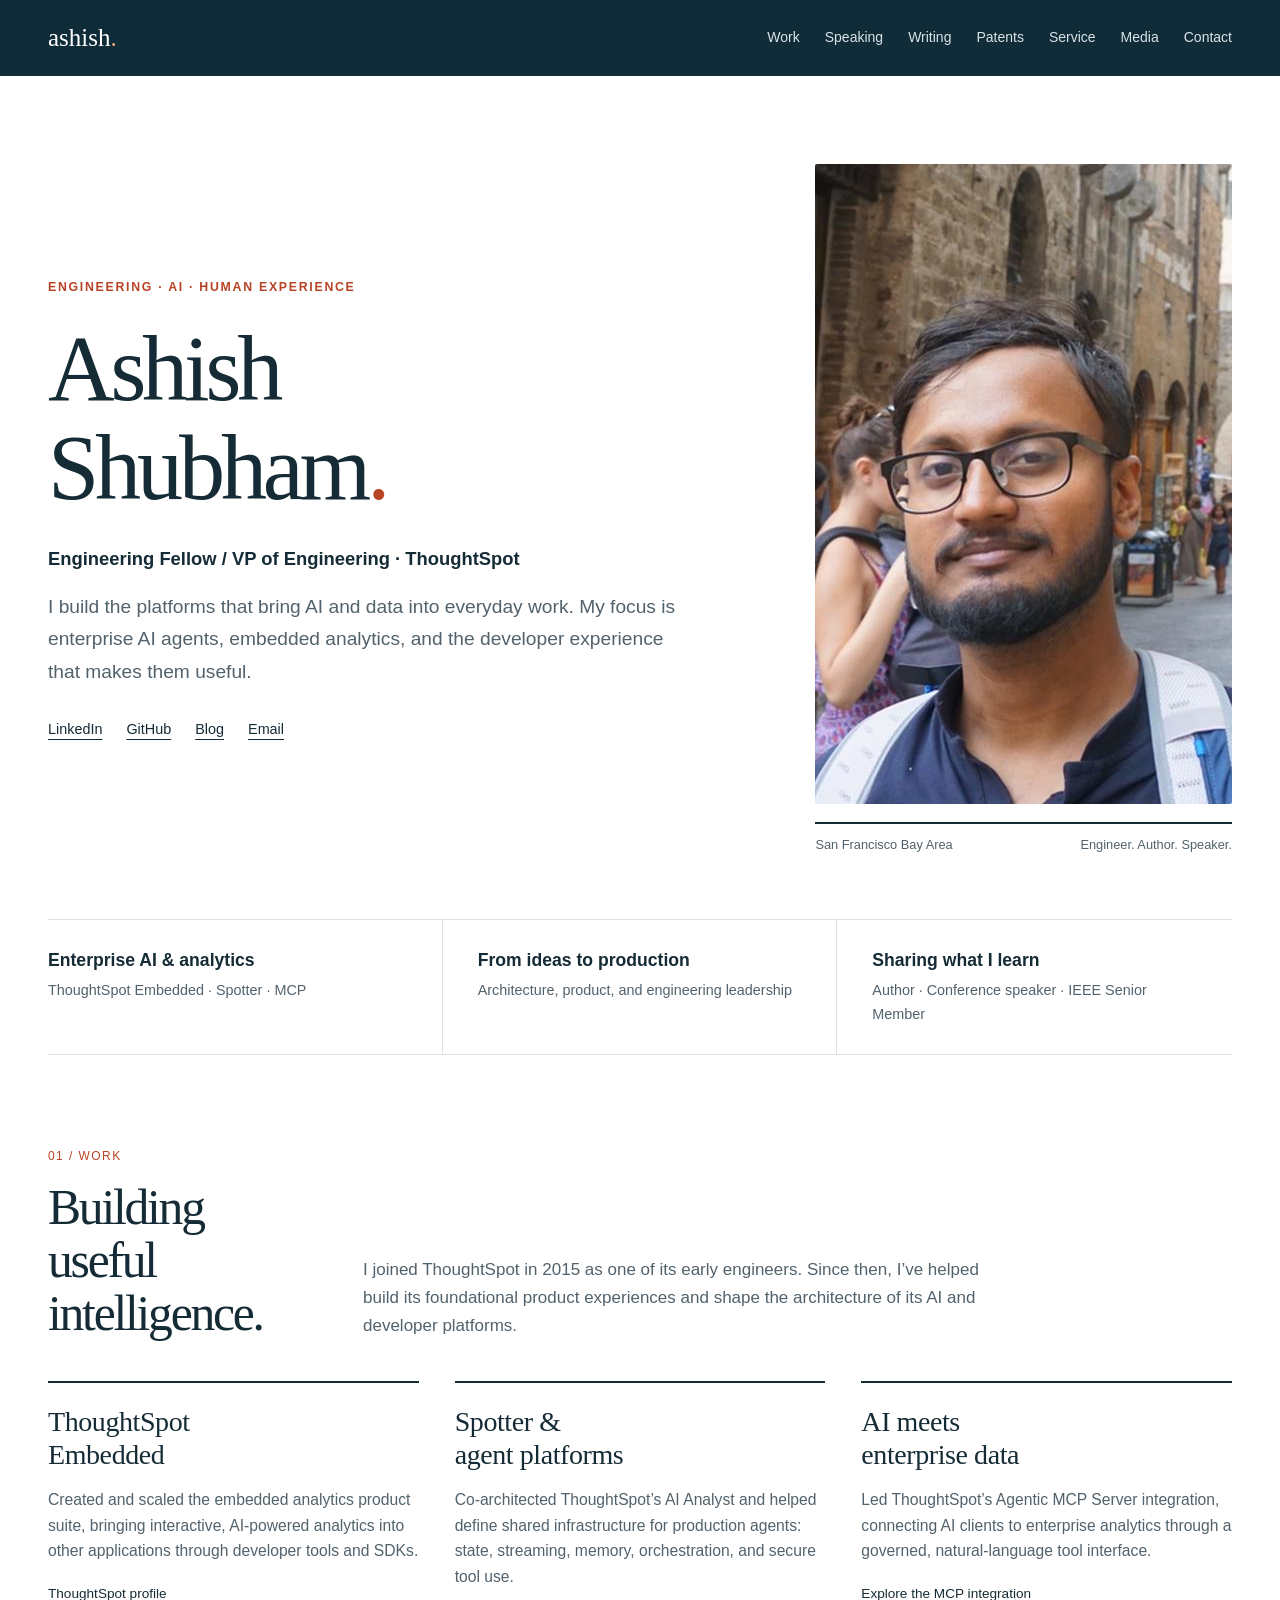
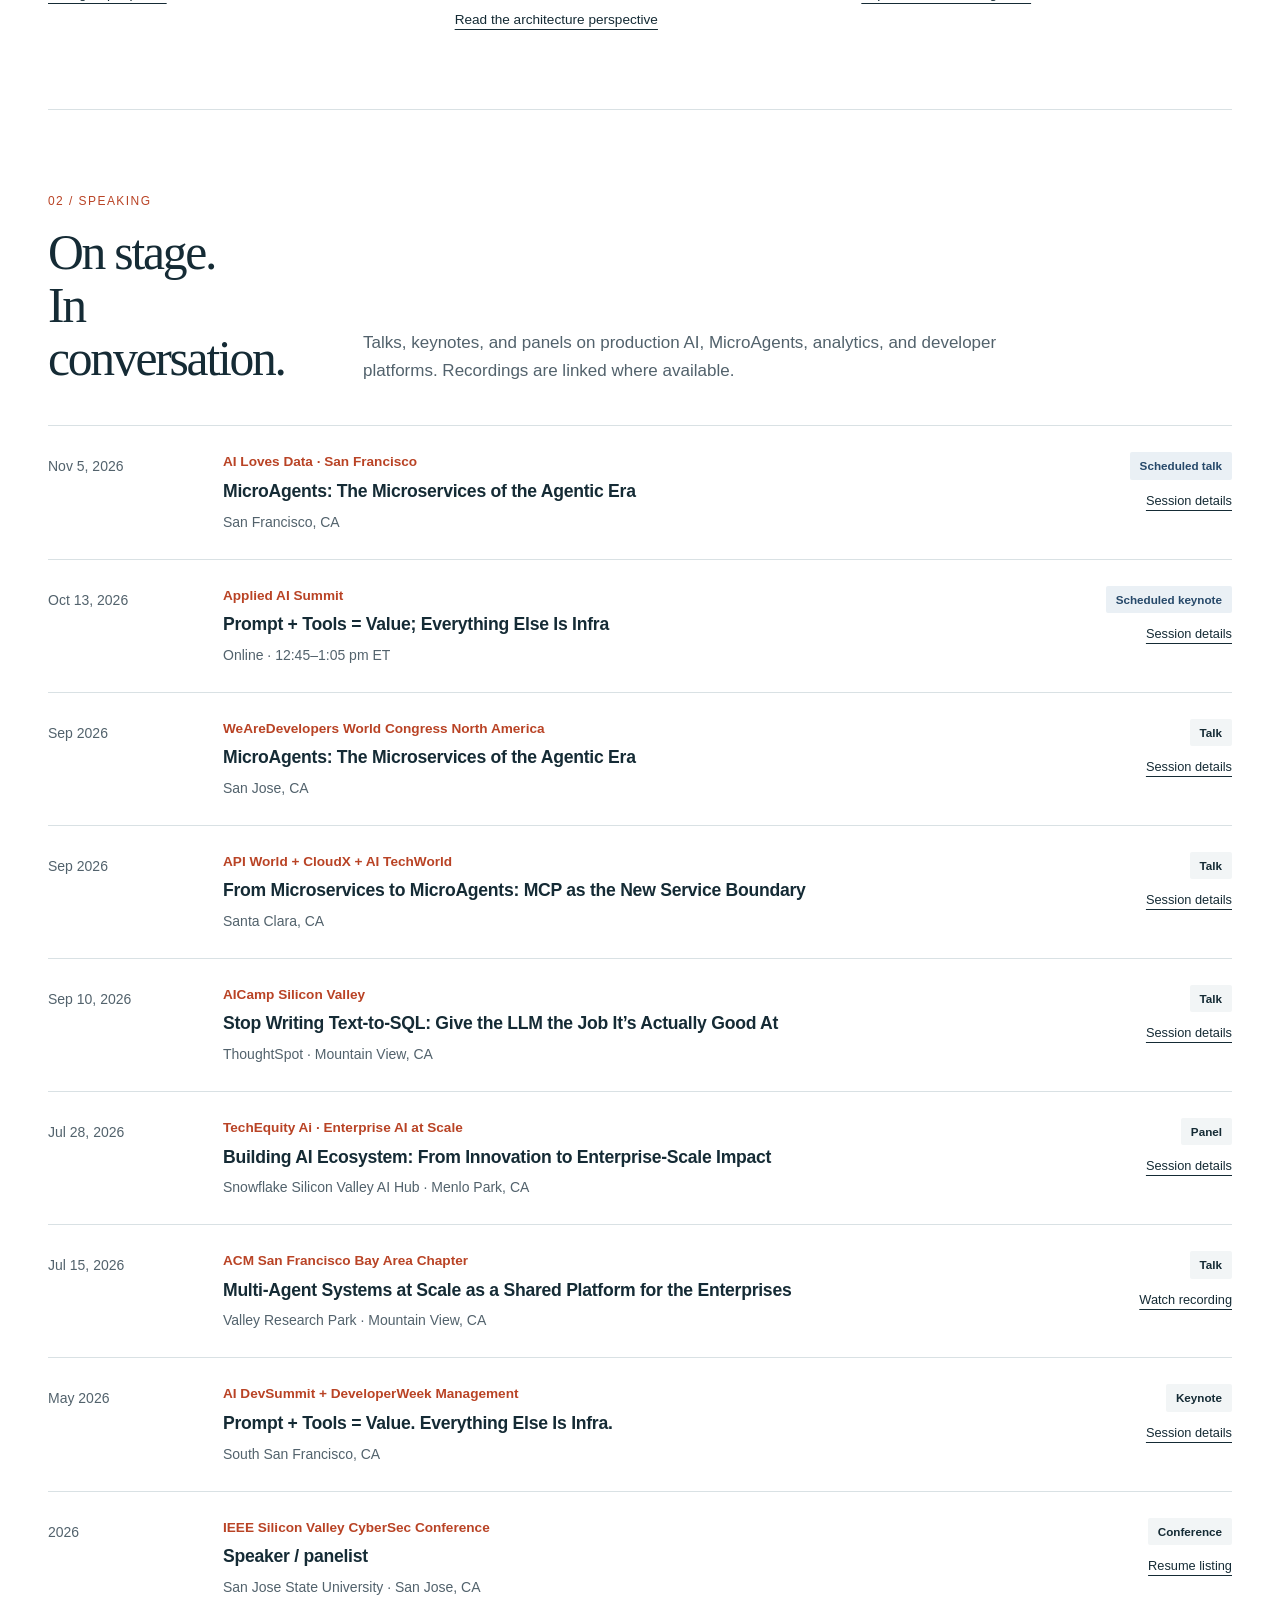
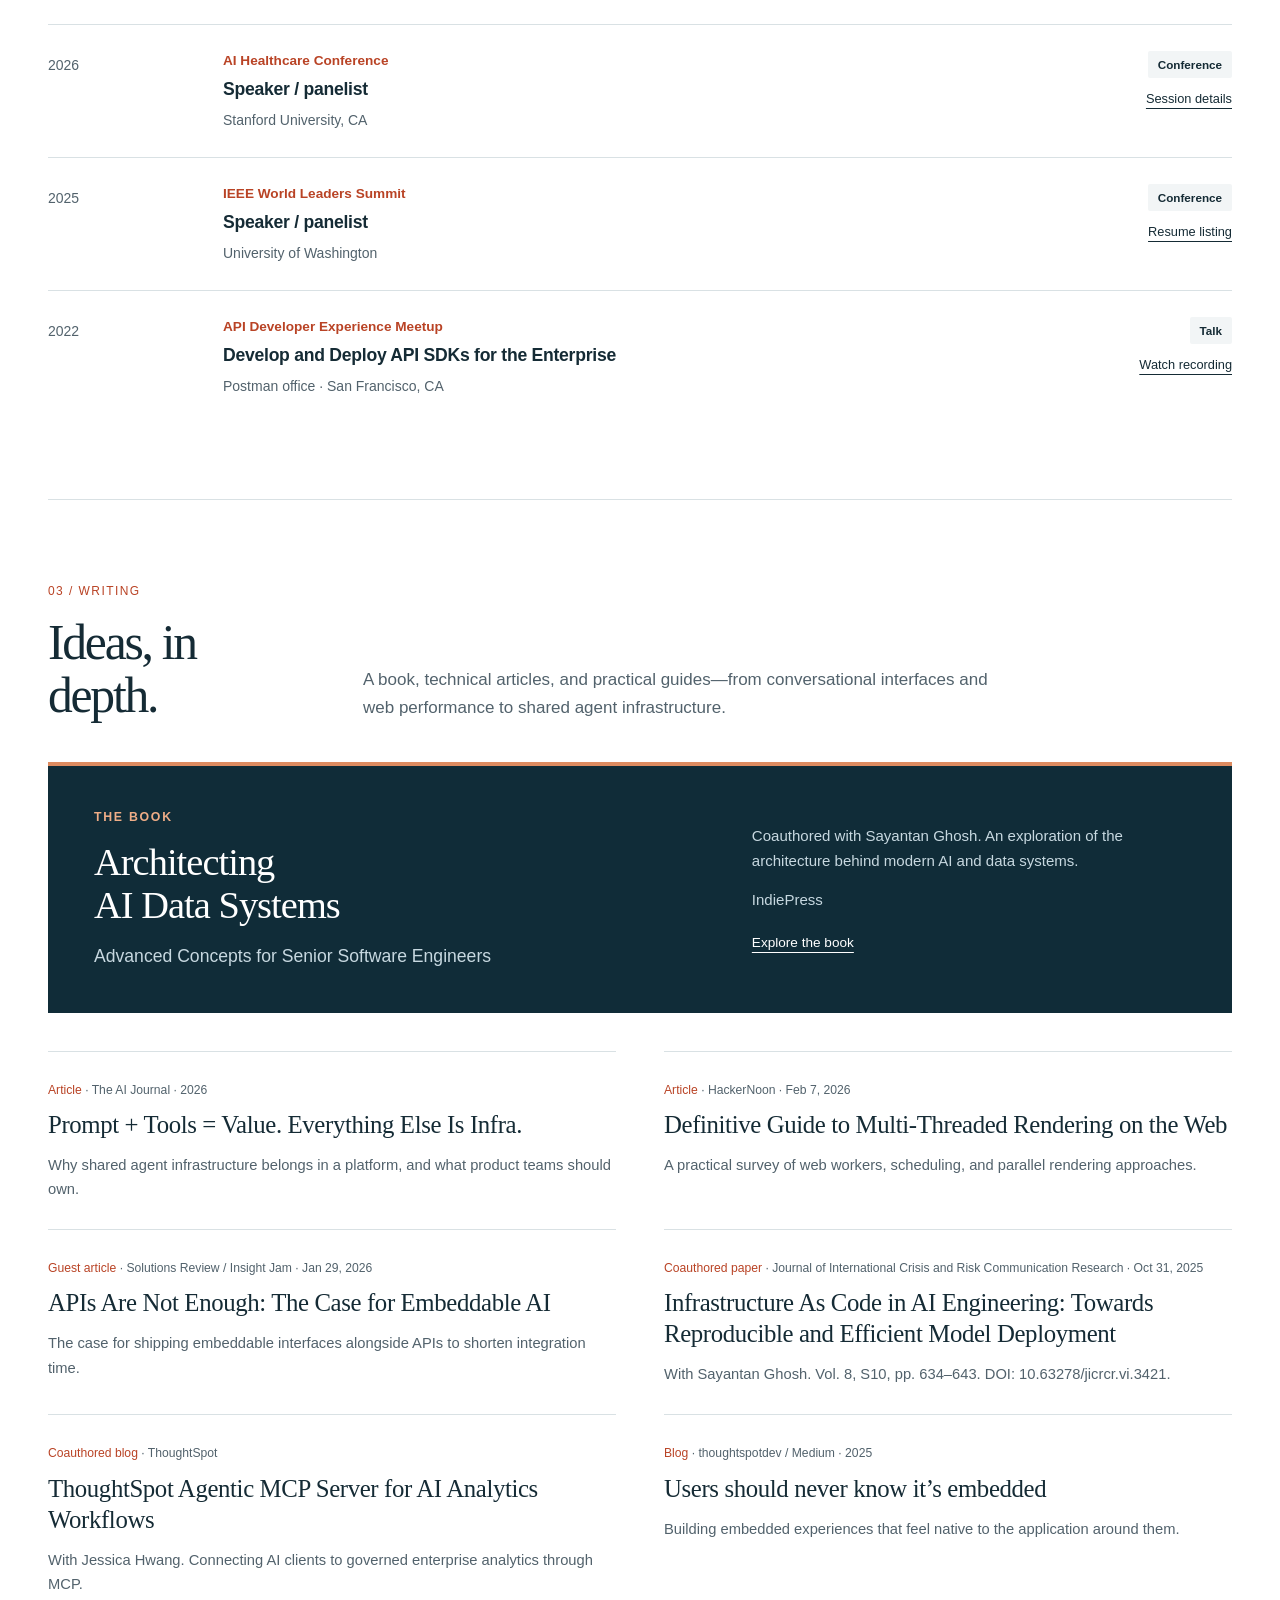
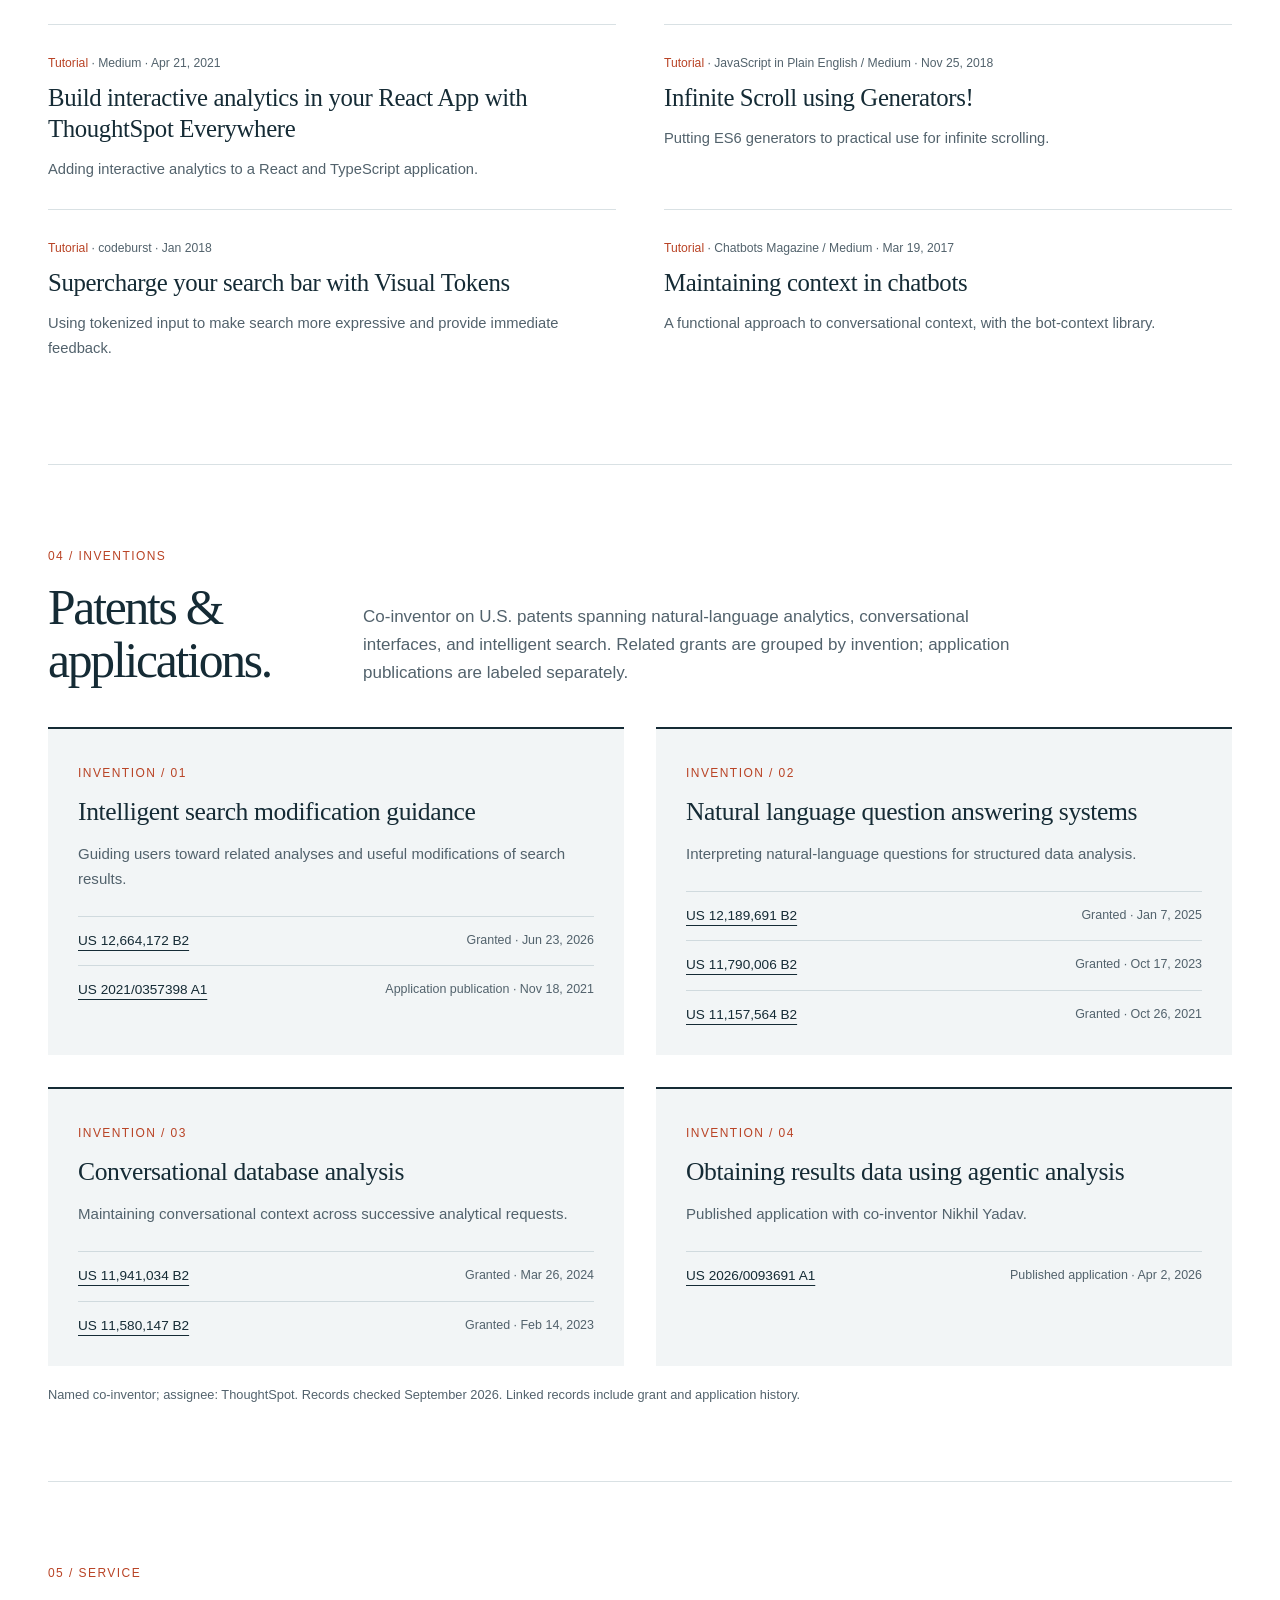
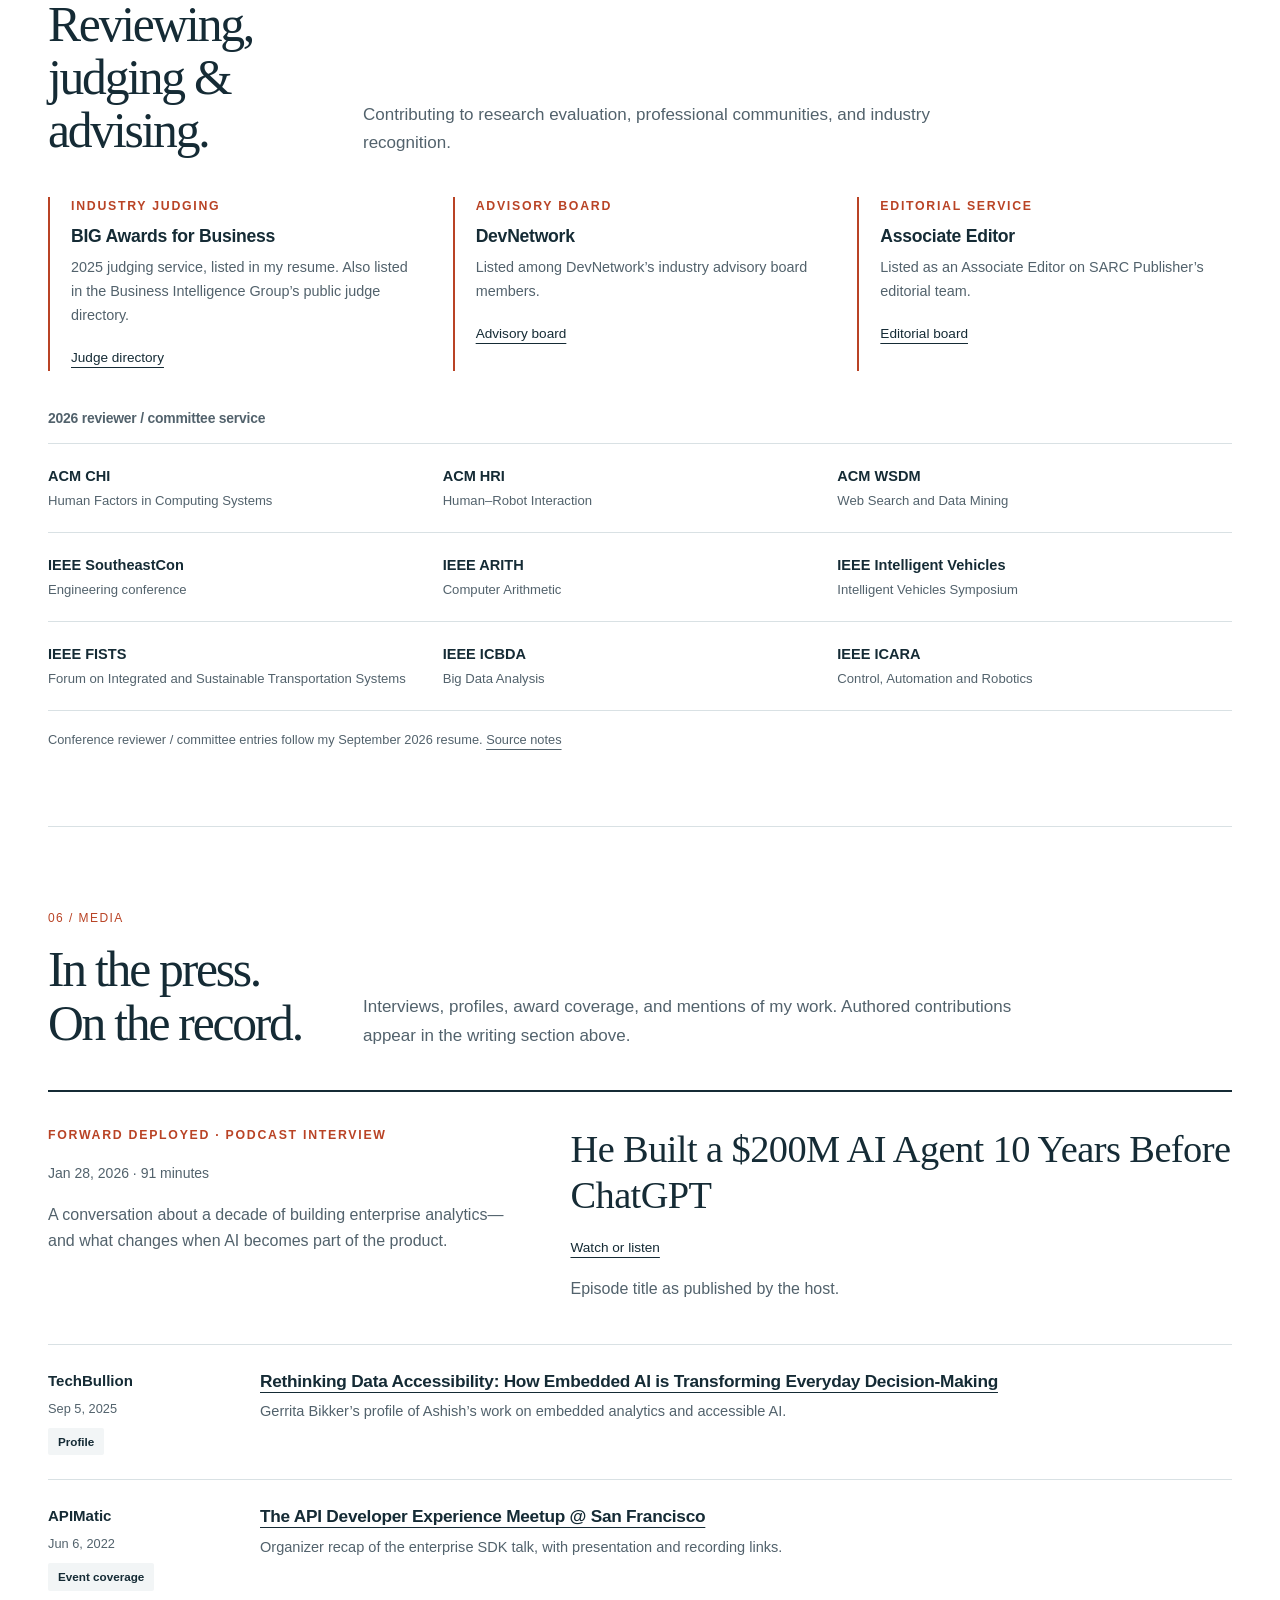
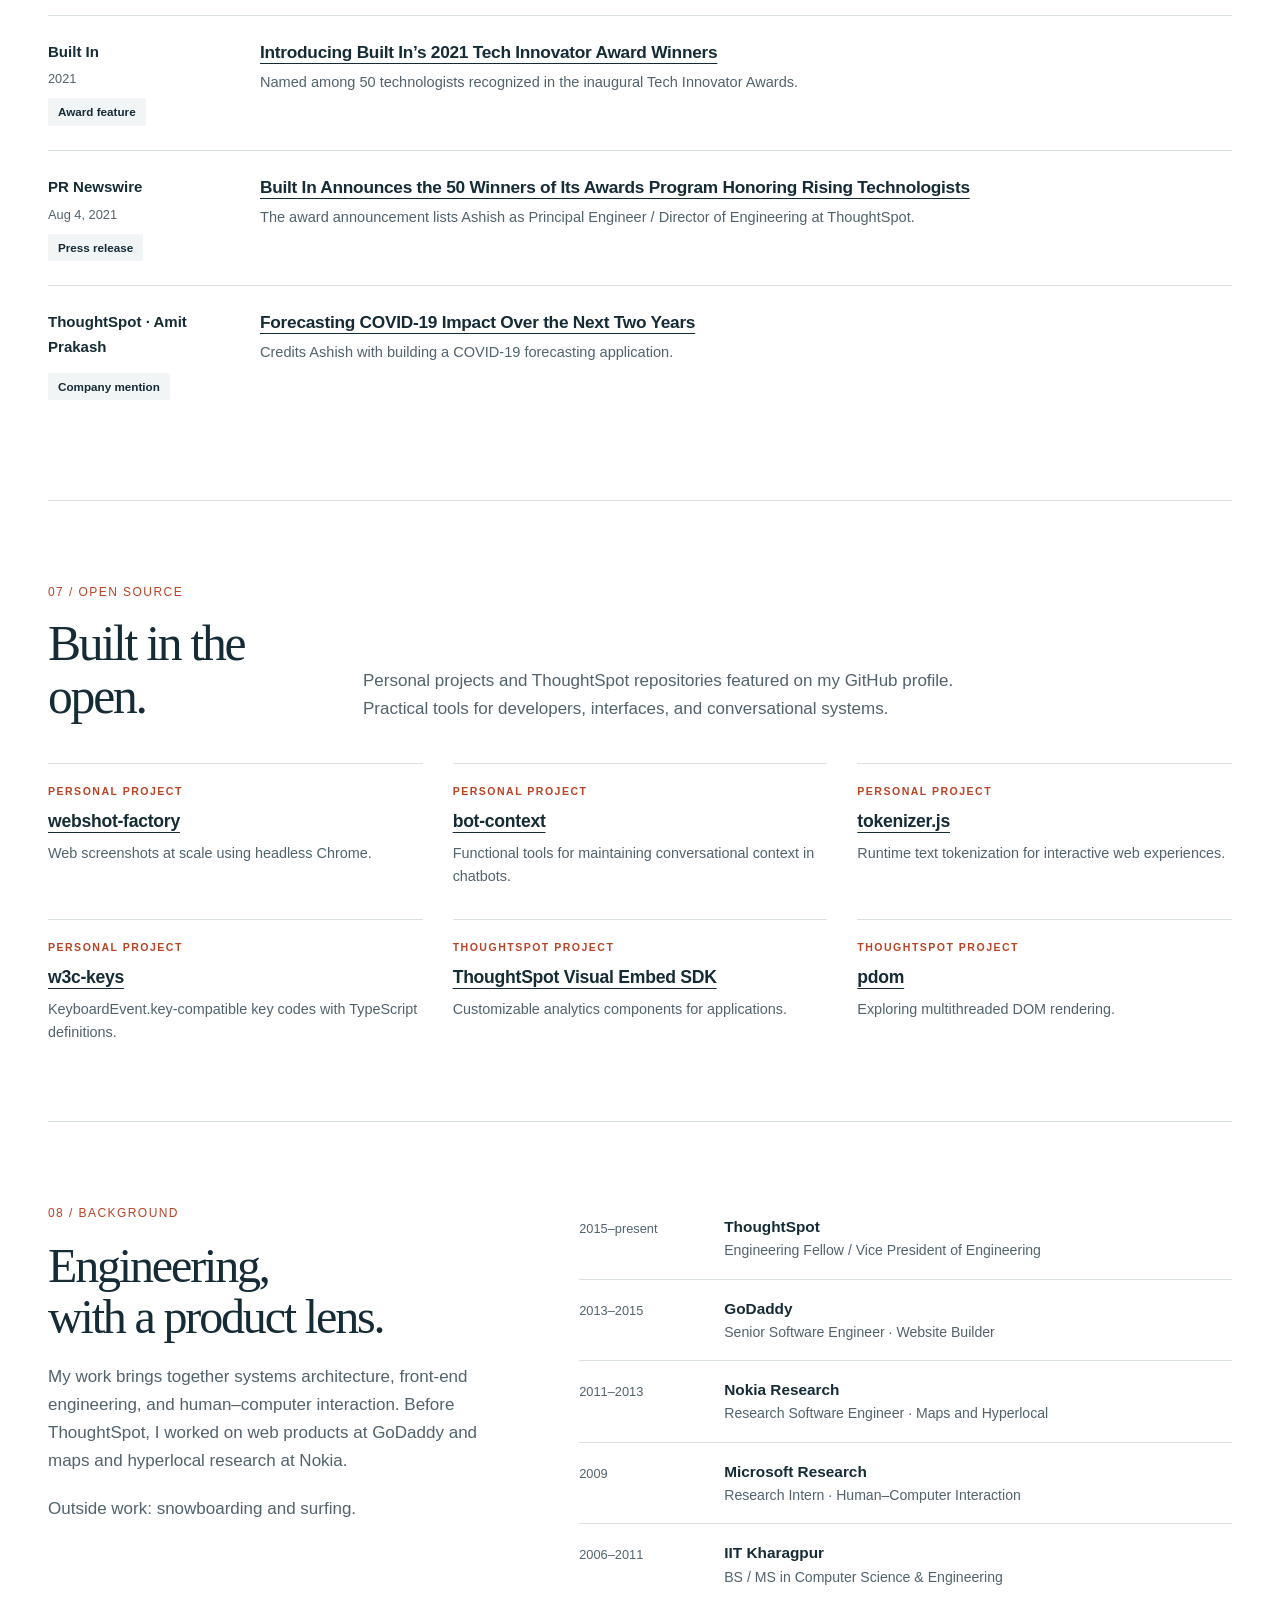
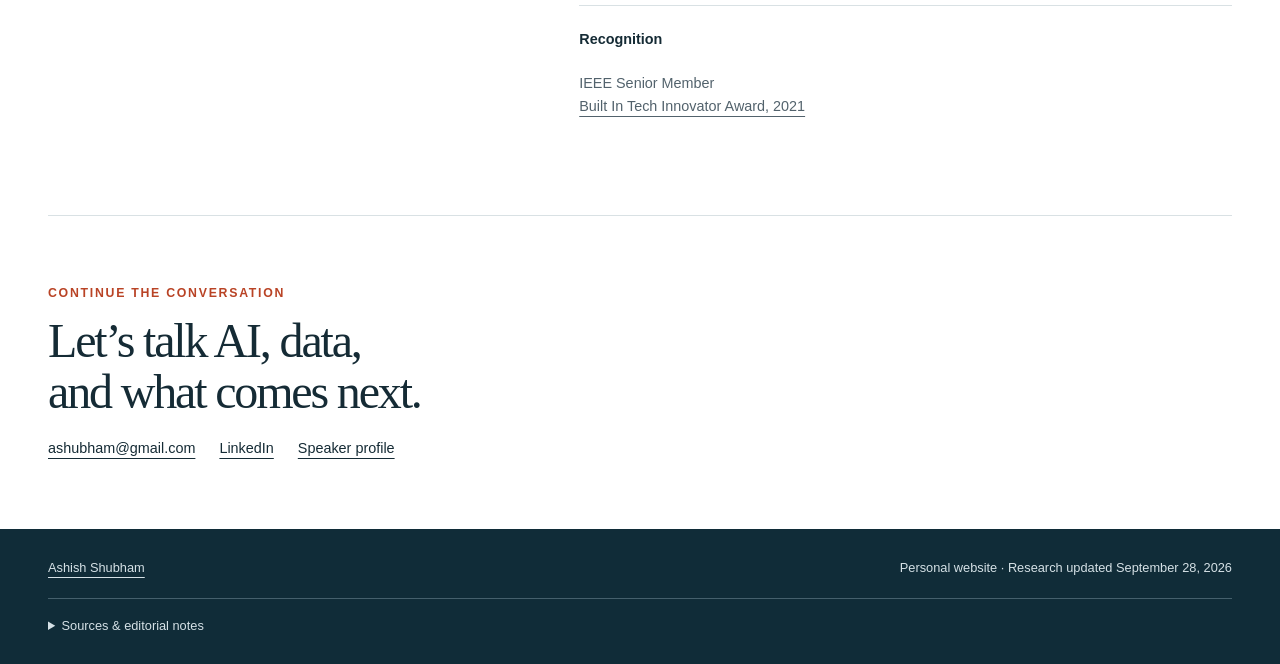
<file: index.html>
<!doctype html>
<html lang="en"><head><meta charset="utf-8"><meta name="viewport" content="width=device-width,initial-scale=1">
<title>Ashish Shubham — Engineering Leader, Author & Speaker</title>
<meta name="description" content="Ashish Shubham, Engineering Fellow and VP of Engineering at ThoughtSpot. Enterprise AI, embedded analytics, talks, patents, writing, and community service.">
<meta name="theme-color" content="#102c38"><meta property="og:type" content="profile"><meta property="og:title" content="Ashish Shubham — Engineering Leader, Author & Speaker"><meta property="og:description" content="Building enterprise AI and analytics. Explore Ashish’s work, talks, patents, writing, and media appearances.">
<link rel="icon" type="image/svg+xml" href="data:image/svg+xml,%3Csvg%20xmlns%3D%22http%3A//www.w3.org/2000/svg%22%20viewBox%3D%220%200%2064%2064%22%3E%3Crect%20width%3D%2264%22%20height%3D%2264%22%20rx%3D%228%22%20fill%3D%22%23102c38%22/%3E%3Ctext%20x%3D%2232%22%20y%3D%2244%22%20text-anchor%3D%22middle%22%20fill%3D%22%23ffffff%22%20font-family%3D%22Georgia%2Cserif%22%20font-size%3D%2237%22%3Ea%3Ctspan%20fill%3D%22%23efa37e%22%3Es%3C/tspan%3E%3C/text%3E%3C/svg%3E"><style>:root{--ink:#152b35;--muted:#52626c;--paper:#fff;--mist:#f2f5f6;--line:#d9e1e4;--accent:#b94325;--nav:#102c38;--serif:Georgia,'Times New Roman',serif;--sans:Inter,-apple-system,BlinkMacSystemFont,'Segoe UI',sans-serif}*{box-sizing:border-box}html{scroll-behavior:smooth;scroll-padding-top:94px}body{margin:0;background:var(--paper);color:var(--ink);font:17px/1.65 var(--sans)}a{color:inherit;text-decoration-thickness:1px;text-underline-offset:5px}a:hover{color:var(--accent)}a:focus-visible,button:focus-visible,summary:focus-visible{outline:3px solid #e89154;outline-offset:5px}button{font:inherit;cursor:pointer}h1,h2,h3,p{margin:0}h1,h2{font-family:var(--serif);font-weight:400;letter-spacing:-.045em;line-height:1.07}h3{font-size:1.1rem;line-height:1.4;letter-spacing:-.015em}p{color:var(--muted)}.wrap{width:min(1200px,calc(100% - 96px));margin:auto}.skip{position:absolute;left:16px;top:-100px;background:white;padding:10px;z-index:20}.skip:focus{top:10px}.masthead{background:var(--nav);color:#fff;position:sticky;top:0;z-index:10}.nav{display:flex;align-items:center;justify-content:space-between;min-height:76px;gap:28px}.brand{font-family:var(--serif);font-size:25px;text-decoration:none;white-space:nowrap}.brand span{color:#efa37e}.navlinks{display:flex;gap:25px;font-size:.875rem}.navlinks a{text-decoration:none;color:#dae3e7}.navlinks a:hover{color:white;text-decoration:underline}.eyebrow{font:600 .77rem/1.5 var(--sans);letter-spacing:.14em;text-transform:uppercase;color:var(--accent)}.hero{padding:88px 0 64px;display:grid;grid-template-columns:1.65fr 1fr;gap:80px;align-items:center}.hero h1{font-size:clamp(4rem,7.2vw,6.7rem);margin:24px 0 27px}.hero .role{font-size:1.15rem;font-weight:550;color:var(--ink);margin-bottom:16px}.intro{font-size:1.2rem;max-width:650px;line-height:1.7}.social{display:flex;gap:24px;flex-wrap:wrap;margin-top:29px;font-size:.9rem}.portrait{margin:0}.portrait img{display:block;width:100%;aspect-ratio:1/1.12;object-fit:cover;object-position:center;border-radius:2px}.portrait figcaption{display:flex;justify-content:space-between;gap:15px;border-top:2px solid var(--ink);margin-top:18px;padding-top:10px;color:var(--muted);font-size:.8rem}.introband{border-top:1px solid var(--line);border-bottom:1px solid var(--line);display:grid;grid-template-columns:repeat(3,1fr);margin-bottom:10px}.introband div{padding:28px 35px;border-right:1px solid var(--line)}.introband div:first-child{padding-left:0}.introband div:last-child{border:0}.introband strong{display:block;font-size:1.1rem;line-height:1.4;margin-bottom:6px}.introband p{font-size:.9rem}.section{padding:76px 0;border-bottom:1px solid var(--line)}.section-head{display:grid;grid-template-columns:260px 1fr;gap:55px;margin-bottom:40px}.section-head h2{font-size:3.1rem;margin-top:12px}.section-head>p{max-width:650px;align-self:end}.heading-row{display:flex;justify-content:space-between;align-items:end;gap:24px}.section-number{font:400 .75rem var(--sans);letter-spacing:.12em;color:var(--accent)}.focus-grid{display:grid;grid-template-columns:repeat(3,1fr);gap:36px}.focus-grid article{border-top:2px solid var(--ink);padding-top:22px}.focus-grid h3{font-family:var(--serif);font-weight:400;font-size:1.75rem;line-height:1.2;margin-bottom:15px}.focus-grid p{font-size:.98rem}.small-link{font-size:.85rem;display:inline-block;margin-top:19px}.trow{display:grid;grid-template-columns:145px 1fr 145px;gap:30px;border-top:1px solid var(--line);padding:25px 0}.date{font-size:.875rem;color:var(--muted);padding-top:4px}.event{font-size:.85rem;color:var(--accent);font-weight:550;margin-bottom:5px}.trow h3 a{text-decoration:none}.trow h3 a:hover{text-decoration:underline}.venue{font-size:.875rem;margin-top:7px}.tmeta{text-align:right}.tag{display:inline-block;font-size:.73rem;font-weight:550;padding:4px 10px;background:var(--mist);border-radius:2px;white-space:normal}.tag.scheduled{background:#eaf0f5;color:#27496a}.tmeta a{font-size:.8rem;display:block;margin-top:10px}.book{background:var(--nav);color:white;padding:42px 46px;display:grid;grid-template-columns:1.4fr 1fr;gap:50px;margin-bottom:38px;border-top:4px solid #dd8b60}.book .eyebrow{color:#efad87}.book h3{font:400 2.4rem/1.13 var(--serif);letter-spacing:-.025em;margin:14px 0}.book p{color:#c7d8e0}.book .book-subtitle{font-size:1.1rem}.book .book-notes{font-size:.94rem;align-self:center}.book a{color:white}.writing-grid{display:grid;grid-template-columns:1fr 1fr;column-gap:48px}.article{padding:28px 0;border-top:1px solid var(--line)}.article .meta{font-size:.76rem;color:var(--muted);margin-bottom:10px}.article h3{font:400 1.55rem/1.25 var(--serif);margin-bottom:12px}.article h3 a{text-decoration:none}.article h3 a:hover{text-decoration:underline}.article p{font-size:.92rem}.article .type{color:var(--accent)}.patent-grid{display:grid;grid-template-columns:1fr 1fr;gap:32px}.patent{background:var(--mist);padding:29px 30px;border-top:2px solid var(--ink)}.patent h3{font:400 1.6rem/1.25 var(--serif);margin:10px 0 14px}.patent p{font-size:.94rem}.patent ul{padding:0;margin:24px 0 0;list-style:none}.patent li{border-top:1px solid #d0dade;padding:13px 0 0;margin-top:13px;display:flex;flex-wrap:wrap;gap:4px 12px;justify-content:space-between;font-size:.85rem}.patent li span{font-size:.78rem;color:var(--muted)}.service-top{display:grid;grid-template-columns:repeat(3,1fr);gap:30px;margin-bottom:38px}.service-top article{border-left:2px solid var(--accent);padding-left:21px}.service-top h3{margin:8px 0}.service-top p{font-size:.9rem}.service-title{font-size:.87rem;color:var(--muted);margin:0 0 15px}.service-grid{display:grid;grid-template-columns:repeat(3,1fr);border-top:1px solid var(--line)}.service-item{padding:20px 16px 20px 0;border-bottom:1px solid var(--line);font-size:.91rem}.service-item strong{display:block}.service-item span{color:var(--muted);font-size:.82rem}.service-note{font-size:.8rem;margin-top:18px}.media-feature{display:grid;grid-template-columns:1fr 1.4fr;gap:50px;padding:34px 0;border-top:2px solid var(--ink);margin-bottom:8px}.media-feature h3{font:400 2.4rem/1.2 var(--serif)}.media-feature h3 a{text-decoration:none}.media-feature p{font-size:1rem;margin-top:15px}.media-feature .eyebrow{margin-bottom:15px}.media-list .mrow{display:grid;grid-template-columns:180px 1fr;gap:32px;padding:24px 0;border-top:1px solid var(--line)}.mrow .outlet{font-size:.94rem;font-weight:600}.mrow .date{font-size:.8rem}.mrow h3{font-size:1.08rem;margin-bottom:6px}.mrow p{font-size:.91rem}.mrow .tag{margin-top:9px}.projects{display:grid;grid-template-columns:repeat(3,1fr);gap:30px}.project{border-top:1px solid var(--line);padding-top:20px}.project .eyebrow{font-size:.66rem;margin-bottom:9px}.project h3{font-size:1.1rem;margin-bottom:8px;overflow-wrap:anywhere}.project p{font-size:.9rem}.background{display:grid;grid-template-columns:1fr 1.4fr;gap:65px}.background h2{font-size:3rem}.background p{margin:20px 0}.career{margin:0;padding:0;list-style:none}.career li{padding:16px 0;border-bottom:1px solid var(--line);display:grid;grid-template-columns:130px 1fr;gap:15px}.career .date{font-size:.8rem}.career strong{display:block;font-size:.96rem}.career p{margin:0;font-size:.88rem}.recognition{margin-top:22px;font-size:.9rem}.contact{padding:68px 0}.contact h2{font-size:3rem;margin:12px 0 20px}.contact .social{margin-top:0}.footer{background:var(--nav);color:#d5e1e6;padding:28px 0;font-size:.8rem}.footerbar{display:flex;justify-content:space-between;gap:20px}.footer a:hover{color:white}.sources{margin-top:20px;border-top:1px solid #45606c;padding-top:16px}.sources summary{cursor:pointer}.sources p{color:#c5d4db;font-size:.83rem;margin-top:12px;max-width:920px}.sources ul{padding-left:20px;font-size:.83rem;max-width:920px}.sources li{margin-bottom:8px}#source-notes{scroll-margin-top:100px}.mobile-menu{display:none}.section-nav{font-size:.86rem}.muted{color:var(--muted)}
@media(min-width:1600px){.wrap{width:1240px}}
@media(max-width:1000px){.wrap{width:calc(100% - 56px)}.navlinks{gap:16px;font-size:.8rem}.hero{gap:45px;padding-top:64px}.hero h1{font-size:5rem}.section-head{grid-template-columns:220px 1fr;gap:35px}.trow{grid-template-columns:115px 1fr 120px;gap:22px}.focus-grid{gap:25px}.book{padding:32px;gap:28px}.service-top{gap:22px}}
@media(max-width:740px){html{scroll-padding-top:126px}.wrap{width:calc(100% - 40px)}.nav{display:block;padding:15px 0 12px;min-height:0}.brand{font-size:23px}.navlinks{overflow-x:auto;gap:20px;padding:11px 0 4px;white-space:nowrap;font-size:.81rem}.hero{padding:45px 0 38px;grid-template-columns:1fr;gap:32px}.hero h1{font-size:4.4rem;margin:20px 0}.intro{font-size:1.05rem}.hero .role{font-size:1rem}.portrait{display:grid;grid-template-columns:120px 1fr;align-items:end;gap:20px}.portrait img{aspect-ratio:1/1}.portrait figcaption{display:block;border-top:1px solid var(--ink);padding-top:12px;font-size:.8rem}.portrait figcaption span{display:block}.introband{grid-template-columns:1fr}.introband div,.introband div:first-child{padding:20px 0;border-right:0;border-bottom:1px solid var(--line)}.introband div:last-child{border:0}.introband strong{font-size:1rem}.introband p{font-size:.88rem}.section{padding:47px 0}.section-head{display:block;margin-bottom:28px}.section-head h2{font-size:2.65rem;margin:10px 0 19px}.section-head>p{font-size:.98rem}.focus-grid,.writing-grid,.patent-grid,.projects,.service-top,.background,.book{grid-template-columns:1fr}.focus-grid{gap:30px}.focus-grid h3{font-size:1.55rem}.trow{grid-template-columns:1fr auto;gap:6px 12px;padding:22px 0}.trow .date{grid-column:1;grid-row:1}.trow .tmain{grid-column:1/-1;grid-row:2}.tmeta{grid-column:2;grid-row:1;display:flex;align-items:center;gap:12px}.tmeta a{display:inline-block;margin:0}.trow h3{font-size:1rem}.event{margin:10px 0 7px;font-size:.8rem}.venue{font-size:.82rem}.tag{font-size:.66rem}.book{padding:27px;gap:20px}.book h3{font-size:2rem}.article h3{font-size:1.4rem}.service-grid{grid-template-columns:1fr 1fr}.service-item{padding-right:16px}.media-feature{grid-template-columns:1fr;gap:18px}.media-feature h3{font-size:2rem}.media-list .mrow{grid-template-columns:1fr;gap:10px}.mrow .mby{display:flex;gap:13px;align-items:baseline;flex-wrap:wrap}.mrow .tag{margin:0}.projects{gap:23px}.background{gap:25px}.background h2,.contact h2{font-size:2.5rem}.career li{grid-template-columns:108px 1fr}.footerbar{display:block}.footerbar span{display:block;margin-top:8px}.contact{padding:45px 0}.social{gap:20px}.patent{padding:23px}}
@media(prefers-reduced-motion:reduce){html{scroll-behavior:auto}}
@media print{.masthead{position:static}.navlinks{display:none}.hero{padding-top:25px}.section{break-inside:auto;padding:30px 0}.trow,.article,.patent{break-inside:avoid}.wrap{width:100%}.footer{background:white;color:var(--ink)}.footer p{color:var(--ink)}body{font-size:12px}a{text-decoration:none}.sources{display:none}}
</style>
<script type="application/ld+json">{"@context": "https://schema.org", "@type": "Person", "name": "Ashish Shubham", "jobTitle": "Engineering Fellow / Vice President of Engineering", "worksFor": {"@type": "Organization", "name": "ThoughtSpot"}, "alumniOf": {"@type": "CollegeOrUniversity", "name": "Indian Institute of Technology Kharagpur"}, "sameAs": ["https://www.linkedin.com/in/ashubham", "https://github.com/ashubham", "https://ashishshubham.medium.com/", "https://www.thoughtspot.com/author/ashish-shubham"]}</script>
</head><body><a class="skip" href="#main">Skip to content</a>
<header class="masthead"><div class="wrap nav"><a href="#main" class="brand" aria-label="Ashish Shubham, home">ashish<span>.</span></a><nav class="navlinks" aria-label="Main navigation"><a href="#work">Work</a><a href="#speaking">Speaking</a><a href="#writing">Writing</a><a href="#patents">Patents</a><a href="#service">Service</a><a href="#media">Media</a><a href="#contact">Contact</a></nav></div></header>
<main id="main"><div class="wrap">
<section class="hero" aria-labelledby="name"><div><div class="eyebrow">Engineering · AI · Human experience</div><h1 id="name">Ashish<br>Shubham<span style="color:var(--accent)">.</span></h1><p class="role">Engineering Fellow / VP of Engineering · ThoughtSpot</p><p class="intro">I build the platforms that bring AI and data into everyday work. My focus is enterprise AI agents, embedded analytics, and the developer experience that makes them useful.</p><div class="social"><a href="https://www.linkedin.com/in/ashubham">LinkedIn</a><a href="https://github.com/ashubham">GitHub</a><a href="https://ashishshubham.medium.com/">Blog</a><a href="mailto:ashubham@gmail.com">Email</a></div></div><figure class="portrait"><img src="[data-uri]" alt="Ashish Shubham" width="640" height="640" fetchpriority="high"><figcaption><span>San Francisco Bay Area</span><span>Engineer. Author. Speaker.</span></figcaption></figure></section>
<div class="introband"><div><strong>Enterprise AI & analytics</strong><p>ThoughtSpot Embedded · Spotter · MCP</p></div><div><strong>From ideas to production</strong><p>Architecture, product, and engineering leadership</p></div><div><strong>Sharing what I learn</strong><p>Author · Conference speaker · IEEE Senior Member</p></div></div>
<section class="section" id="work" aria-labelledby="work-title"><div class="section-head"><div><span class="section-number">01 / WORK</span><h2 id="work-title">Building useful<br>intelligence.</h2></div><p>I joined ThoughtSpot in 2015 as one of its early engineers. Since then, I’ve helped build its foundational product experiences and shape the architecture of its AI and developer platforms.</p></div><div class="focus-grid"><article><h3>ThoughtSpot<br>Embedded</h3><p>Created and scaled the embedded analytics product suite, bringing interactive, AI-powered analytics into other applications through developer tools and SDKs.</p><a class="small-link" href="https://www.thoughtspot.com/author/ashish-shubham">ThoughtSpot profile</a></article><article><h3>Spotter &<br>agent platforms</h3><p>Co-architected ThoughtSpot’s AI Analyst and helped define shared infrastructure for production agents: state, streaming, memory, orchestration, and secure tool use.</p><a class="small-link" href="https://aijourn.com/prompt-tools-value-everything-else-is-infra/">Read the architecture perspective</a></article><article><h3>AI meets<br>enterprise data</h3><p>Led ThoughtSpot’s Agentic MCP Server integration, connecting AI clients to enterprise analytics through a governed, natural-language tool interface.</p><a class="small-link" href="https://www.thoughtspot.com/blog/introducing-agentic-mcp-server">Explore the MCP integration</a></article></div></section><section class="section" id="speaking" aria-labelledby="speaking-title"><div class="section-head"><div><span class="section-number">02 / SPEAKING</span><h2 id="speaking-title">On stage.<br>In conversation.</h2></div><p>Talks, keynotes, and panels on production AI, MicroAgents, analytics, and developer platforms. Recordings are linked where available.</p></div><article class="trow"><div class="date">Nov 5, 2026</div><div class="tmain"><p class="event">AI Loves Data · San Francisco</p><h3><a href="https://ailovesdata.com/san-francisco/ashish-shubham/">MicroAgents: The Microservices of the Agentic Era</a></h3><p class="venue">San Francisco, CA</p></div><div class="tmeta"><span class="tag scheduled">Scheduled talk</span><a href="https://ailovesdata.com/san-francisco/ashish-shubham/">Session details</a></div></article><article class="trow"><div class="date">Oct 13, 2026</div><div class="tmain"><p class="event">Applied AI Summit</p><h3><a href="https://appliedaisummit.org/schedule/">Prompt + Tools = Value; Everything Else Is Infra</a></h3><p class="venue">Online · 12:45–1:05 pm ET</p></div><div class="tmeta"><span class="tag scheduled">Scheduled keynote</span><a href="https://appliedaisummit.org/schedule/">Session details</a></div></article><article class="trow"><div class="date">Sep 2026</div><div class="tmain"><p class="event">WeAreDevelopers World Congress North America</p><h3><a href="https://www.wearedevelopers.com/world-congress-north-america/agenda/sessions/microagents-the-microservices-of-the-agentic-era-1266453">MicroAgents: The Microservices of the Agentic Era</a></h3><p class="venue">San Jose, CA</p></div><div class="tmeta"><span class="tag">Talk</span><a href="https://www.wearedevelopers.com/world-congress-north-america/agenda/sessions/microagents-the-microservices-of-the-agentic-era-1266453">Session details</a></div></article><article class="trow"><div class="date">Sep 2026</div><div class="tmain"><p class="event">API World + CloudX + AI TechWorld</p><h3><a href="https://sessionize.com/s/ashish-shubham1474/from-microservices-to-microagents-mcp-as-the-new-s/178652">From Microservices to MicroAgents: MCP as the New Service Boundary</a></h3><p class="venue">Santa Clara, CA</p></div><div class="tmeta"><span class="tag">Talk</span><a href="https://sessionize.com/s/ashish-shubham1474/from-microservices-to-microagents-mcp-as-the-new-s/178652">Session details</a></div></article><article class="trow"><div class="date">Sep 10, 2026</div><div class="tmain"><p class="event">AICamp Silicon Valley</p><h3><a href="https://www.aicamp.ai/event/eventdetails/W2026091017">Stop Writing Text-to-SQL: Give the LLM the Job It’s Actually Good At</a></h3><p class="venue">ThoughtSpot · Mountain View, CA</p></div><div class="tmeta"><span class="tag">Talk</span><a href="https://www.aicamp.ai/event/eventdetails/W2026091017">Session details</a></div></article><article class="trow"><div class="date">Jul 28, 2026</div><div class="tmain"><p class="event">TechEquity Ai · Enterprise AI at Scale</p><h3><a href="https://techequity-ai.org/agenda-2026-july-ai-forum/">Building AI Ecosystem: From Innovation to Enterprise-Scale Impact</a></h3><p class="venue">Snowflake Silicon Valley AI Hub · Menlo Park, CA</p></div><div class="tmeta"><span class="tag">Panel</span><a href="https://techequity-ai.org/agenda-2026-july-ai-forum/">Session details</a></div></article><article class="trow"><div class="date">Jul 15, 2026</div><div class="tmain"><p class="event">ACM San Francisco Bay Area Chapter</p><h3><a href="https://svec.org/event/multi-agent-systems-at-scale-as-a-shared-platform-for-the-enterprises/">Multi-Agent Systems at Scale as a Shared Platform for the Enterprises</a></h3><p class="venue">Valley Research Park · Mountain View, CA</p></div><div class="tmeta"><span class="tag">Talk</span><a href="https://www.youtube.com/watch?v=pO72Hb30fKw">Watch recording</a></div></article><article class="trow"><div class="date">May 2026</div><div class="tmain"><p class="event">AI DevSummit + DeveloperWeek Management</p><h3><a href="https://www.developerweek.com/management/certificates/ai-design-architecture/">Prompt + Tools = Value. Everything Else Is Infra.</a></h3><p class="venue">South San Francisco, CA</p></div><div class="tmeta"><span class="tag">Keynote</span><a href="https://www.developerweek.com/management/certificates/ai-design-architecture/">Session details</a></div></article><article class="trow"><div class="date">2026</div><div class="tmain"><p class="event">IEEE Silicon Valley CyberSec Conference</p><h3><a href="#source-notes">Speaker / panelist</a></h3><p class="venue">San Jose State University · San Jose, CA</p></div><div class="tmeta"><span class="tag">Conference</span><a href="#source-notes">Resume listing</a></div></article><article class="trow"><div class="date">2026</div><div class="tmain"><p class="event">AI Healthcare Conference</p><h3><a href="https://aihealthcareconference.com/speaker/ashish-shubham/">Speaker / panelist</a></h3><p class="venue">Stanford University, CA</p></div><div class="tmeta"><span class="tag">Conference</span><a href="https://aihealthcareconference.com/speaker/ashish-shubham/">Session details</a></div></article><article class="trow"><div class="date">2025</div><div class="tmain"><p class="event">IEEE World Leaders Summit</p><h3><a href="#source-notes">Speaker / panelist</a></h3><p class="venue">University of Washington</p></div><div class="tmeta"><span class="tag">Conference</span><a href="#source-notes">Resume listing</a></div></article><article class="trow"><div class="date">2022</div><div class="tmain"><p class="event">API Developer Experience Meetup</p><h3><a href="https://www.apimatic.io/blog/2022/06/meetup-recap-the-api-developer-experience-meetup-san-francisco">Develop and Deploy API SDKs for the Enterprise</a></h3><p class="venue">Postman office · San Francisco, CA</p></div><div class="tmeta"><span class="tag">Talk</span><a href="https://www.youtube.com/watch?v=6ACNgvo--_I">Watch recording</a></div></article></section><section class="section" id="writing" aria-labelledby="writing-title"><div class="section-head"><div><span class="section-number">03 / WRITING</span><h2 id="writing-title">Ideas, in depth.</h2></div><p>A book, technical articles, and practical guides—from conversational interfaces and web performance to shared agent infrastructure.</p></div><article class="book"><div><div class="eyebrow">The book</div><h3>Architecting<br>AI Data Systems</h3><p class="book-subtitle">Advanced Concepts for Senior Software Engineers</p></div><div class="book-notes"><p>Coauthored with Sayantan Ghosh. An exploration of the architecture behind modern AI and data systems.</p><p style="margin-top:14px">IndiePress</p><a class="small-link" href="https://www.goodreads.com/book/show/245530543-architecting-ai-data-systems">Explore the book</a></div></article><div class="writing-grid"><article class="article"><p class="meta"><span class="type">Article</span> · The AI Journal · 2026</p><h3><a href="https://aijourn.com/prompt-tools-value-everything-else-is-infra/">Prompt + Tools = Value. Everything Else Is Infra.</a></h3><p>Why shared agent infrastructure belongs in a platform, and what product teams should own.</p></article><article class="article"><p class="meta"><span class="type">Article</span> · HackerNoon · Feb 7, 2026</p><h3><a href="https://hackernoon.com/definitive-guide-to-multi-threaded-rendering-on-the-web">Definitive Guide to Multi-Threaded Rendering on the Web</a></h3><p>A practical survey of web workers, scheduling, and parallel rendering approaches.</p></article><article class="article"><p class="meta"><span class="type">Guest article</span> · Solutions Review / Insight Jam · Jan 29, 2026</p><h3><a href="https://solutionsreview.com/business-intelligence/apis-are-not-enough-the-case-for-embeddable-ai/">APIs Are Not Enough: The Case for Embeddable AI</a></h3><p>The case for shipping embeddable interfaces alongside APIs to shorten integration time.</p></article><article class="article"><p class="meta"><span class="type">Coauthored paper</span> · Journal of International Crisis and Risk Communication Research · Oct 31, 2025</p><h3><a href="https://jicrcr.com/index.php/jicrcr/article/view/3421">Infrastructure As Code in AI Engineering: Towards Reproducible and Efficient Model Deployment</a></h3><p>With Sayantan Ghosh. Vol. 8, S10, pp. 634–643. DOI: 10.63278/jicrcr.vi.3421.</p></article><article class="article"><p class="meta"><span class="type">Coauthored blog</span> · ThoughtSpot</p><h3><a href="https://www.thoughtspot.com/blog/introducing-agentic-mcp-server">ThoughtSpot Agentic MCP Server for AI Analytics Workflows</a></h3><p>With Jessica Hwang. Connecting AI clients to governed enterprise analytics through MCP.</p></article><article class="article"><p class="meta"><span class="type">Blog</span> · thoughtspotdev / Medium · 2025</p><h3><a href="https://medium.com/thoughtspotdev/users-should-never-know-its-embedded-5fb7af29a116">Users should never know it’s embedded</a></h3><p>Building embedded experiences that feel native to the application around them.</p></article><article class="article"><p class="meta"><span class="type">Tutorial</span> · Medium · Apr 21, 2021</p><h3><a href="https://ashishshubham.medium.com/analytics-in-your-react-app-with-ts-everywhere-2fabdccc187b">Build interactive analytics in your React App with ThoughtSpot Everywhere</a></h3><p>Adding interactive analytics to a React and TypeScript application.</p></article><article class="article"><p class="meta"><span class="type">Tutorial</span> · JavaScript in Plain English / Medium · Nov 25, 2018</p><h3><a href="https://medium.com/@ashishshubham/infinite-scroll-using-generators-bbacbf6cafd9">Infinite Scroll using Generators!</a></h3><p>Putting ES6 generators to practical use for infinite scrolling.</p></article><article class="article"><p class="meta"><span class="type">Tutorial</span> · codeburst · Jan 2018</p><h3><a href="https://codeburst.io/supercharge-your-search-with-tokenization-32321a87f309">Supercharge your search bar with Visual Tokens</a></h3><p>Using tokenized input to make search more expressive and provide immediate feedback.</p></article><article class="article"><p class="meta"><span class="type">Tutorial</span> · Chatbots Magazine / Medium · Mar 19, 2017</p><h3><a href="https://ashishshubham.medium.com/maintaining-context-in-chatbots-2016b6a5b7c6">Maintaining context in chatbots</a></h3><p>A functional approach to conversational context, with the bot-context library.</p></article></div></section><section class="section" id="patents" aria-labelledby="patents-title"><div class="section-head"><div><span class="section-number">04 / INVENTIONS</span><h2 id="patents-title">Patents &<br>applications.</h2></div><p>Co-inventor on U.S. patents spanning natural-language analytics, conversational interfaces, and intelligent search. Related grants are grouped by invention; application publications are labeled separately.</p></div><div class="patent-grid"><article class="patent"><span class="section-number">INVENTION / 01</span><h3>Intelligent search modification guidance</h3><p>Guiding users toward related analyses and useful modifications of search results.</p><ul><li><a href="https://patentsgazette.uspto.gov/week25/OG/html/1547-4/US12664172-20260623.html">US 12,664,172 B2</a><span>Granted · Jun 23, 2026</span></li><li><a href="https://patents.google.com/patent/US20210357398A1/en">US 2021/0357398 A1</a><span>Application publication · Nov 18, 2021</span></li></ul></article><article class="patent"><span class="section-number">INVENTION / 02</span><h3>Natural language question answering systems</h3><p>Interpreting natural-language questions for structured data analysis.</p><ul><li><a href="https://patents.google.com/patent/US12189691B2/en">US 12,189,691 B2</a><span>Granted · Jan 7, 2025</span></li><li><a href="https://patents.google.com/patent/US11790006B2/en">US 11,790,006 B2</a><span>Granted · Oct 17, 2023</span></li><li><a href="https://patents.google.com/patent/US11157564B2/en">US 11,157,564 B2</a><span>Granted · Oct 26, 2021</span></li></ul></article><article class="patent"><span class="section-number">INVENTION / 03</span><h3>Conversational database analysis</h3><p>Maintaining conversational context across successive analytical requests.</p><ul><li><a href="https://patents.google.com/patent/US11941034B2/en">US 11,941,034 B2</a><span>Granted · Mar 26, 2024</span></li><li><a href="https://patents.google.com/patent/US11580147B2/en">US 11,580,147 B2</a><span>Granted · Feb 14, 2023</span></li></ul></article><article class="patent"><span class="section-number">INVENTION / 04</span><h3>Obtaining results data using agentic analysis</h3><p>Published application with co-inventor Nikhil Yadav.</p><ul><li><a href="https://patents.google.com/patent/US20260093691A1/en">US 2026/0093691 A1</a><span>Published application · Apr 2, 2026</span></li></ul></article></div><p class="service-note">Named co-inventor; assignee: ThoughtSpot. Records checked September 2026. Linked records include grant and application history.</p></section><section class="section" id="service" aria-labelledby="service-title"><div class="section-head"><div><span class="section-number">05 / SERVICE</span><h2 id="service-title">Reviewing,<br>judging & advising.</h2></div><p>Contributing to research evaluation, professional communities, and industry recognition.</p></div><div class="service-top"><article><div class="eyebrow">Industry judging</div><h3>BIG Awards for Business</h3><p>2025 judging service, listed in my resume. Also listed in the Business Intelligence Group’s public judge directory.</p><a class="small-link" href="https://www.bintelligence.com/judges?75dd0f39_page=37&amp;e3f2094b_page=37">Judge directory</a></article><article><div class="eyebrow">Advisory board</div><h3>DevNetwork</h3><p>Listed among DevNetwork’s industry advisory board members.</p><a class="small-link" href="https://www.devnetwork.com/advisory-boards/">Advisory board</a></article><article><div class="eyebrow">Editorial service</div><h3>Associate Editor</h3><p>Listed as an Associate Editor on SARC Publisher’s editorial team.</p><a class="small-link" href="https://sarcouncil.com/Editorial-Board-Journal-Innovative-Science/">Editorial board</a></article></div><h3 class="service-title">2026 reviewer / committee service</h3><div class="service-grid"><div class="service-item"><strong>ACM CHI</strong><span>Human Factors in Computing Systems</span></div><div class="service-item"><strong>ACM HRI</strong><span>Human–Robot Interaction</span></div><div class="service-item"><strong>ACM WSDM</strong><span>Web Search and Data Mining</span></div><div class="service-item"><strong>IEEE SoutheastCon</strong><span>Engineering conference</span></div><div class="service-item"><strong>IEEE ARITH</strong><span>Computer Arithmetic</span></div><div class="service-item"><strong>IEEE Intelligent Vehicles</strong><span>Intelligent Vehicles Symposium</span></div><div class="service-item"><strong>IEEE FISTS</strong><span>Forum on Integrated and Sustainable Transportation Systems</span></div><div class="service-item"><strong>IEEE ICBDA</strong><span>Big Data Analysis</span></div><div class="service-item"><strong>IEEE ICARA</strong><span>Control, Automation and Robotics</span></div></div><p class="service-note">Conference reviewer / committee entries follow my September 2026 resume. <a href="#source-notes">Source notes</a></p></section><section class="section" id="media" aria-labelledby="media-title"><div class="section-head"><div><span class="section-number">06 / MEDIA</span><h2 id="media-title">In the press.<br>On the record.</h2></div><p>Interviews, profiles, award coverage, and mentions of my work. Authored contributions appear in the writing section above.</p></div><article class="media-feature"><div><div class="eyebrow">Forward Deployed · Podcast interview</div><span class="date">Jan 28, 2026 · 91 minutes</span><p>A conversation about a decade of building enterprise analytics—and what changes when AI becomes part of the product.</p></div><div><h3><a href="https://www.forwardeployed.com/episodes/thoughtspot-ai-agent-enterprise-analytics">He Built a $200M AI Agent 10 Years Before ChatGPT</a></h3><a class="small-link" href="https://www.forwardeployed.com/episodes/thoughtspot-ai-agent-enterprise-analytics">Watch or listen</a><p class="service-note">Episode title as published by the host.</p></div></article><div class="media-list"><article class="mrow"><div class="mby"><div class="outlet">TechBullion</div><div class="date">Sep 5, 2025</div><span class="tag">Profile</span></div><div><h3><a href="https://techbullion.com/rethinking-data-accessibility-how-embedded-ai-is-transforming-everyday-decision-making/">Rethinking Data Accessibility: How Embedded AI is Transforming Everyday Decision-Making</a></h3><p>Gerrita Bikker’s profile of Ashish’s work on embedded analytics and accessible AI.</p></div></article><article class="mrow"><div class="mby"><div class="outlet">APIMatic</div><div class="date">Jun 6, 2022</div><span class="tag">Event coverage</span></div><div><h3><a href="https://www.apimatic.io/blog/2022/06/meetup-recap-the-api-developer-experience-meetup-san-francisco">The API Developer Experience Meetup @ San Francisco</a></h3><p>Organizer recap of the enterprise SDK talk, with presentation and recording links.</p></div></article><article class="mrow"><div class="mby"><div class="outlet">Built In</div><div class="date">2021</div><span class="tag">Award feature</span></div><div><h3><a href="https://builtin.com/articles/tech-innovator-award-winners-2021">Introducing Built In’s 2021 Tech Innovator Award Winners</a></h3><p>Named among 50 technologists recognized in the inaugural Tech Innovator Awards.</p></div></article><article class="mrow"><div class="mby"><div class="outlet">PR Newswire</div><div class="date">Aug 4, 2021</div><span class="tag">Press release</span></div><div><h3><a href="https://www.prnewswire.com/news-releases/built-in-announces-the-50-winners-of-its-awards-program-honoring-rising-technologists-301347319.html">Built In Announces the 50 Winners of Its Awards Program Honoring Rising Technologists</a></h3><p>The award announcement lists Ashish as Principal Engineer / Director of Engineering at ThoughtSpot.</p></div></article><article class="mrow"><div class="mby"><div class="outlet">ThoughtSpot · Amit Prakash</div><div class="date"></div><span class="tag">Company mention</span></div><div><h3><a href="https://www.thoughtspot.com/blog/forecasting-covid-19-impact-over-next-two-years">Forecasting COVID-19 Impact Over the Next Two Years</a></h3><p>Credits Ashish with building a COVID-19 forecasting application.</p></div></article></div></section><section class="section" id="open-source" aria-labelledby="open-source-title"><div class="section-head"><div><span class="section-number">07 / OPEN SOURCE</span><h2 id="open-source-title">Built in the open.</h2></div><p>Personal projects and ThoughtSpot repositories featured on my GitHub profile. Practical tools for developers, interfaces, and conversational systems.</p></div><div class="projects"><article class="project"><div class="eyebrow">Personal project</div><h3><a href="https://github.com/ashubham/webshot-factory">webshot-factory</a></h3><p>Web screenshots at scale using headless Chrome.</p></article><article class="project"><div class="eyebrow">Personal project</div><h3><a href="https://github.com/ashubham/bot-context">bot-context</a></h3><p>Functional tools for maintaining conversational context in chatbots.</p></article><article class="project"><div class="eyebrow">Personal project</div><h3><a href="https://github.com/ashubham/tokenizer.js">tokenizer.js</a></h3><p>Runtime text tokenization for interactive web experiences.</p></article><article class="project"><div class="eyebrow">Personal project</div><h3><a href="https://github.com/ashubham/w3c-keys">w3c-keys</a></h3><p>KeyboardEvent.key-compatible key codes with TypeScript definitions.</p></article><article class="project"><div class="eyebrow">ThoughtSpot project</div><h3><a href="https://github.com/thoughtspot/visual-embed-sdk">ThoughtSpot Visual Embed SDK</a></h3><p>Customizable analytics components for applications.</p></article><article class="project"><div class="eyebrow">ThoughtSpot project</div><h3><a href="https://github.com/thoughtspot/pdom">pdom</a></h3><p>Exploring multithreaded DOM rendering.</p></article></div></section><section class="section background" id="background" aria-labelledby="background-title"><div><span class="section-number">08 / BACKGROUND</span><h2 id="background-title" style="margin-top:14px">Engineering,<br>with a product lens.</h2><p>My work brings together systems architecture, front-end engineering, and human–computer interaction. Before ThoughtSpot, I worked on web products at GoDaddy and maps and hyperlocal research at Nokia.</p><p>Outside work: snowboarding and surfing.</p></div><div><ul class="career"><li><span class="date">2015–present</span><div><strong>ThoughtSpot</strong><p>Engineering Fellow / Vice President of Engineering</p></div></li><li><span class="date">2013–2015</span><div><strong>GoDaddy</strong><p>Senior Software Engineer · Website Builder</p></div></li><li><span class="date">2011–2013</span><div><strong>Nokia Research</strong><p>Research Software Engineer · Maps and Hyperlocal</p></div></li><li><span class="date">2009</span><div><strong>Microsoft Research</strong><p>Research Intern · Human–Computer Interaction</p></div></li><li><span class="date">2006–2011</span><div><strong>IIT Kharagpur</strong><p>BS / MS in Computer Science & Engineering</p></div></li></ul><div class="recognition"><strong>Recognition</strong><p>IEEE Senior Member<br><a href="https://builtin.com/articles/tech-innovator-award-winners-2021">Built In Tech Innovator Award, 2021</a></p></div></div></section>
<section id="contact" class="contact" aria-labelledby="contact-title"><div class="eyebrow">Continue the conversation</div><h2 id="contact-title">Let’s talk AI, data,<br>and what comes next.</h2><div class="social"><a href="mailto:ashubham@gmail.com">ashubham@gmail.com</a><a href="https://www.linkedin.com/in/ashubham">LinkedIn</a><a href="https://sessionize.com/ashish-shubham1474/">Speaker profile</a></div></section>
</div></main><footer class="footer"><div class="wrap"><div class="footerbar"><a href="#main">Ashish Shubham</a><span>Personal website · Research updated September 28, 2026</span></div>
<details class="sources" id="source-notes"><summary>Sources & editorial notes</summary><p>This profile combines my September 2026 resume with linked publisher, event organizer, company, and patent records. Each linked title leads to its source. This is a researched archive, not a claim that every public appearance or publication has been indexed.</p><ul><li>IEEE World Leaders Summit 2025, IEEE Silicon Valley CyberSec 2026, the nine reviewer / committee entries, career dates, and education follow the supplied resume. Public event details were not independently located for the two IEEE speaking entries.</li><li>The AI Healthcare Conference 2026 entry follows the resume and public speaker profile. The organizer’s current site also contains 2027 dates; no exact 2026 session date is asserted here.</li><li>The API World session topic is listed on my Sessionize profile alongside the September 2026 event history. AI DevSummit’s keynote is also listed by DeveloperWeek Management.</li><li>Scheduled October and November 2026 talks are organizer listings as of the research date; schedules may change. Entries with a year only do not imply an exact date or completed appearance.</li><li>Patent continuation grants are grouped rather than counted as separate inventions. The USPTO’s June 2026 grant record supersedes the older pending label for Intelligent Search Modification Guidance.</li><li>Media labels distinguish a podcast interview, profile, event recap, award feature, press release, and company mention. Publisher headlines are reproduced as titles, not adopted as independent claims.</li><li>Portrait source: <a href="https://www.thoughtspot.com/author/ashish-shubham">ThoughtSpot author profile</a>. The book is coauthored with Sayantan Ghosh.</li></ul></details></div></footer>
<script>document.querySelectorAll('a[href="#source-notes"]').forEach(function(a){a.addEventListener('click',function(){document.getElementById('source-notes').open=true;});});</script>
</body></html>
</file>
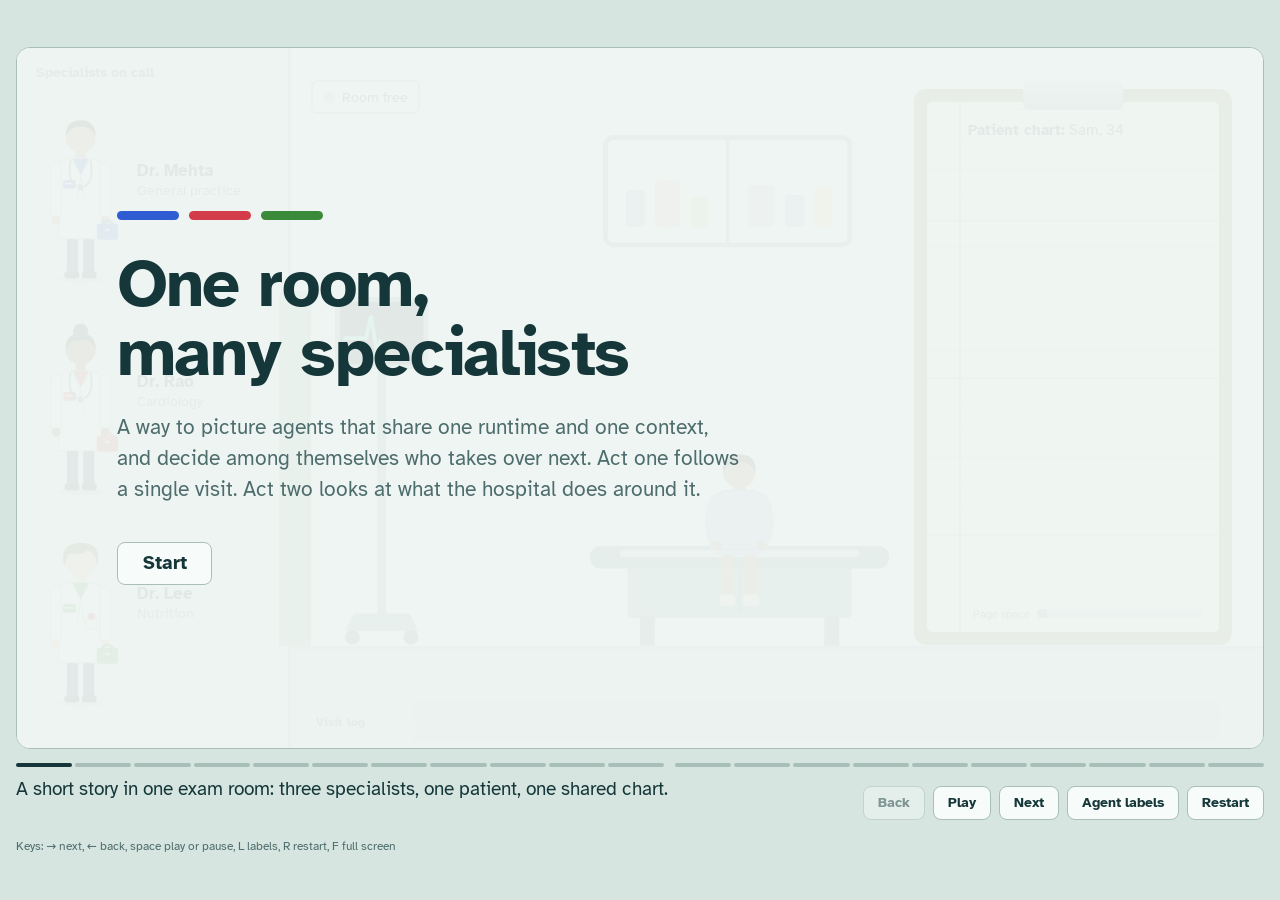
<file: microagents.html>
<!DOCTYPE html>
<html lang="en">
<head>
<meta charset="utf-8">
<meta name="viewport" content="width=device-width, initial-scale=1, viewport-fit=cover">
<title>One room, many specialists</title>
<link rel="preconnect" href="https://fonts.googleapis.com">
<link rel="preconnect" href="https://fonts.gstatic.com" crossorigin>
<link href="https://fonts.googleapis.com/css2?family=Atkinson+Hyperlegible:wght@400;700&family=Patrick+Hand&display=swap" rel="stylesheet">
<style>
:root{
  --page:#D6E5DF; --wall:#EEF5F2; --wall-2:#E1ECE7; --floor:#CBDAD3; --door:#9DB5AD;
  --ink:#16373A; --ink-soft:#4E6D6D; --line:#A7BFB8;
  --paper:#FFFDF6; --paper-ink:#1F3338; --paper-soft:#4E6D6D; --board:#9A7650;
  --steel:#8FA3A6; --pad:#5E8C8A; --gown:#B9B3E6; --gown-line:#9C95D2; --coat-line:#B7C6C2;
  --gp:#2F5BD3; --cardio:#D23C4B; --nutri:#3A8A3A; --scribe:#6F8185; --scribe-dark:#4B5A5D;
  --gp-ink:#2F5BD3; --cardio-ink:#C8303F; --nutri-ink:#2F7A30; --scribe-ink:#56666A;
  --manila:#E8C98A; --manila-ink:#6B4E1E; --amber:#D8952A;
  --tag-bg:#16373A; --tag-fg:#FFFFFF; --btn:#F7FBF9; --btn-on:#16373A; --btn-on-fg:#FFFFFF;
  box-sizing:border-box;
  padding-top:env(safe-area-inset-top,0px);
  padding-bottom:env(safe-area-inset-bottom,0px);
}
@media (prefers-color-scheme: dark){
  :root:not([data-theme="light"]){
    --page:#0E1B1D; --wall:#1C2D30; --wall-2:#16262A; --floor:#233A3D; --door:#0F1D20;
    --ink:#E3EFEC; --ink-soft:#9FB8B3; --line:#38524F;
    --steel:#6F8588; --pad:#3F6E6C; --coat-line:#9FB0AC;
    --gp:#7196FF; --cardio:#FF6F7B; --nutri:#6CC46A; --scribe:#93A5A9; --scribe-dark:#5D6E72;
    --tag-bg:#E3EFEC; --tag-fg:#10201F; --btn:#16272A; --btn-on:#E3EFEC; --btn-on-fg:#10201F;
  }
}
:root[data-theme="dark"]{
  --page:#0E1B1D; --wall:#1C2D30; --wall-2:#16262A; --floor:#233A3D; --door:#0F1D20;
  --ink:#E3EFEC; --ink-soft:#9FB8B3; --line:#38524F;
  --steel:#6F8588; --pad:#3F6E6C; --coat-line:#9FB0AC;
  --gp:#7196FF; --cardio:#FF6F7B; --nutri:#6CC46A; --scribe:#93A5A9; --scribe-dark:#5D6E72;
  --tag-bg:#E3EFEC; --tag-fg:#10201F; --btn:#16272A; --btn-on:#E3EFEC; --btn-on-fg:#10201F;
}
html{height:100%; scroll-padding-top:env(safe-area-inset-top,0px)}
*,*::before,*::after{box-sizing:border-box}
body{margin:0; height:100%; background:var(--page); color:var(--ink);
  font-family:"Atkinson Hyperlegible", "Segoe UI", system-ui, -apple-system, sans-serif}
.app{min-height:100%; display:flex; flex-direction:column; align-items:center; justify-content:center; gap:14px; padding:16px}
.stage{position:relative; width:min(100%, calc((100vh - 190px) * 16 / 9)); width:min(100%, calc((100dvh - 190px) * 16 / 9));
  min-width:min(100%, 320px); aspect-ratio:16/9; container-type:inline-size; overflow:hidden;
  border-radius:14px; background:var(--wall); border:1px solid var(--line); --active:#5FE0B0}
.abs{position:absolute}

/* hallway */
.hall{left:0; top:0; width:22cqw; height:56.25cqw; background:var(--wall-2); border-right:.25cqw solid var(--line); transition:box-shadow .5s}
.hall-title{position:absolute; left:1.5cqw; top:1.2cqw; font-size:1.15cqw; font-weight:700; color:var(--ink-soft)}
.slot{position:absolute; left:1.2cqw; width:19.6cqw; height:14.8cqw; border-radius:1cqw; border:.18cqw dashed transparent; transition:background .4s, border-color .4s}
.slot .meta{position:absolute; left:8.3cqw; top:4.2cqw; line-height:1.3}
.slot .name{font-weight:700; font-size:1.35cqw; color:var(--ink)}
.slot .spec{font-size:1.1cqw; color:var(--ink-soft)}
.slot .away{font-size:1cqw; color:var(--ink-soft); font-style:italic; opacity:0; transition:opacity .4s; margin-top:.3cqw}
.slot.empty .away{opacity:1}
.slot.called{border-color:var(--c); background:color-mix(in srgb, var(--c) 14%, transparent)}
.hall.glow{box-shadow:inset 0 0 0 .4cqw color-mix(in srgb, var(--ink) 30%, transparent)}

/* room */
.floor{left:22cqw; top:48cqw; width:78cqw; height:8.25cqw; background:var(--floor); border-top:.3cqw solid var(--line)}
.door{left:21cqw; top:19.5cqw; width:2.6cqw; height:28.5cqw; background:var(--door); border-radius:.4cqw .4cqw 0 0}
.sign{left:23.6cqw; top:2.6cqw; font-size:1.15cqw; padding:.45cqw .8cqw; border-radius:.5cqw; background:var(--paper); color:var(--paper-ink);
  border:.18cqw solid var(--line); display:flex; gap:.55cqw; align-items:center; white-space:nowrap; z-index:3}
.sign .dot{width:1cqw; height:1cqw; border-radius:50%; background:#B9C6C3; transition:background .4s}
.eq svg{width:100%; height:100%; display:block; overflow:visible; transition:filter .5s}
.eq.glow svg{filter:drop-shadow(0 0 .7cqw color-mix(in srgb, var(--ink) 55%, transparent))}
.trace{stroke:var(--active); stroke-dasharray:80 200; stroke-dashoffset:280; transition:stroke .4s}
.stage.busy .trace{animation:trace 1.6s linear infinite}
@keyframes trace{to{stroke-dashoffset:0}}

.patient{left:53cqw; top:32cqw; width:10cqw; height:13.5cqw; z-index:4; transition:opacity .8s, transform .8s}
.patient.out{opacity:0; transform:translateX(4cqw)}
.patient svg,.doc svg,.scribe svg{width:100%; height:100%; display:block; overflow:visible}
.doc,.scribe{width:6.2cqw; height:14cqw; z-index:5}
.walking svg{animation:bob .32s ease-in-out infinite alternate}
@keyframes bob{to{transform:translateY(-.35cqw)}}

/* chart */
.chart{left:72cqw; top:3.3cqw; width:25.5cqw; height:44.6cqw; background:var(--board); border-radius:1cqw; padding:1cqw;
  transition:box-shadow .5s, transform .9s ease-in-out, opacity .9s; z-index:2; --rc:var(--ink)}
.chart.glow{box-shadow:0 0 0 .45cqw color-mix(in srgb, var(--ink) 35%, transparent)}
.chart.filed{transform:translate(0, 7cqw) scale(.12); opacity:0; transition-delay:.9s}
.clip{position:absolute; top:-.7cqw; left:50%; transform:translateX(-50%); width:8cqw; height:2.4cqw; border-radius:.5cqw; background:linear-gradient(#D5DDDF,#9AA8AB); z-index:3}
.paper{position:relative; height:100%; border-radius:.4cqw; padding:1.2cqw 1cqw 0 3.3cqw; overflow:hidden;
  background-color:var(--paper);
  background-image:
    linear-gradient(to right, transparent 2.6cqw, rgba(210,60,75,.35) 2.6cqw, rgba(210,60,75,.35) 2.75cqw, transparent 2.75cqw),
    repeating-linear-gradient(to bottom, transparent 0, transparent 2cqw, rgba(40,90,120,.2) 2cqw, rgba(40,90,120,.2) 2.1cqw);
  background-position:0 0, 0 1.2cqw; transition:box-shadow .4s}
.paper::after{content:""; position:absolute; left:0; right:0; top:-4cqw; height:4cqw; pointer-events:none;
  background:linear-gradient(transparent, color-mix(in srgb, var(--rc) 22%, transparent), transparent); opacity:0}
.chart.reading .paper{box-shadow:inset 0 0 0 .3cqw var(--rc)}
.chart.reading .paper::after{animation:scan 1.8s ease-in-out 1}
@keyframes scan{0%{top:-4cqw; opacity:1} 100%{top:100%; opacity:1}}
.ph{font-size:1.2cqw; line-height:2.1cqw; color:var(--paper-ink); white-space:nowrap}
.ph b{font-weight:700}
#entries{list-style:none; margin:0; padding:0}
.entry{position:relative; color:var(--c); font-family:"Patrick Hand", "Comic Sans MS", cursive; font-size:1.36cqw; line-height:2.1cqw}
.entry .ini{position:absolute; left:-2.95cqw; top:.3cqw; width:1.5cqw; height:1.5cqw; border-radius:50%; background:var(--c); color:#fff;
  font:700 .85cqw/1.5cqw "Atkinson Hyperlegible", system-ui, sans-serif; text-align:center}
.entry.handoff .txt{background:color-mix(in srgb, var(--c) 12%, transparent); border-radius:.3cqw; padding:0 .3cqw}
.entry.summary{border:.15cqw solid var(--c); border-radius:.4cqw; padding:0 .5cqw; margin:0 0 2.1cqw; background:rgba(111,129,133,.07)}
.entry.summary .ini{left:-3.1cqw}
.entry.ink{animation:ink 1.1s ease-out backwards}
@keyframes ink{from{clip-path:inset(0 100% 0 -4cqw)} to{clip-path:inset(0 0 0 -4cqw)}}
.entry.fold{animation:fold .7s ease-in forwards}
@keyframes fold{to{opacity:0; transform:translateX(-4cqw) scale(.7)}}
.labels .entry.handoff::after{content:"handoff"; font:700 .85cqw/1 "Atkinson Hyperlegible", system-ui, sans-serif; background:var(--tag-bg); color:var(--tag-fg);
  padding:.2cqw .4cqw; border-radius:.25cqw; margin-left:.45cqw; vertical-align:.15cqw}
.gauge{position:absolute; left:3.3cqw; right:1cqw; bottom:.6cqw; display:flex; align-items:center; gap:.6cqw; font-size:.9cqw; color:var(--paper-soft);
  background:var(--paper); padding:.35cqw .4cqw; border-radius:.35cqw; transition:box-shadow .4s}
.gauge.glow{box-shadow:0 0 0 .3cqw var(--amber)}
.gbar{flex:1; height:.7cqw; border-radius:1cqw; background:#E1E6E3; overflow:hidden}
.gbar i{display:block; height:100%; width:var(--pct, 0%); background:var(--gcol, #7FA59C); transition:width .8s, background .4s}
.folder{position:absolute; left:-1.9cqw; top:20cqw; width:3.4cqw; height:19cqw; background:var(--manila); border-radius:.5cqw 0 0 .5cqw; z-index:-1;
  opacity:0; transition:opacity .6s, box-shadow .4s}
.folder .ftxt{position:absolute; left:.25cqw; top:1cqw; writing-mode:vertical-rl; transform:rotate(180deg); font-size:.95cqw; font-weight:700; color:var(--manila-ink); white-space:nowrap}
.chart.compressed .folder{opacity:1}
.folder.glow{box-shadow:0 0 0 .3cqw var(--gp)}

/* tools tray */
.tray{left:24cqw; top:48.8cqw; display:flex; gap:.7cqw; align-items:center; z-index:6}
.chip{font-size:1.12cqw; padding:.4cqw .8cqw; border-radius:2cqw; background:var(--paper); color:var(--paper-ink); border:.2cqw solid var(--c); white-space:nowrap;
  animation:pop .4s ease-out both}
.chip.locked{border-style:dashed; color:var(--paper-soft)}
.chip.open{box-shadow:0 0 0 .25cqw color-mix(in srgb, var(--c) 30%, transparent)}
@keyframes pop{from{opacity:0; transform:translateY(.8cqw) scale(.9)} to{opacity:1; transform:none}}

/* visit log strip */
.log{left:24cqw; top:52.3cqw; width:73cqw; height:3.5cqw; z-index:3; border-radius:.3cqw; transition:box-shadow .5s}
.log svg{width:100%; height:100%; display:block}
.log.glow{box-shadow:0 0 0 .35cqw color-mix(in srgb, var(--ink) 30%, transparent)}

/* speech */
.bubble{position:absolute; background:var(--paper); color:var(--paper-ink); border:.2cqw solid var(--c); border-radius:1.2cqw;
  padding:.75cqw 1.1cqw .85cqw; font-size:1.32cqw; line-height:1.35; opacity:0; transform:translateY(.6cqw) scale(.97);
  transition:opacity .35s, transform .35s; z-index:9; --c:var(--ink-soft)}
.bubble.show{opacity:1; transform:none}
.bubble .who{display:block; font-weight:700; font-size:1cqw; color:var(--c); margin-bottom:.15cqw}
.bubble::after{content:""; position:absolute; bottom:-.78cqw; width:1.3cqw; height:1.3cqw; background:var(--paper);
  border-right:.2cqw solid var(--c); border-bottom:.2cqw solid var(--c); transform:rotate(45deg)}
.bd{left:22.5cqw; width:24cqw; bottom:22.6cqw}
.bd::after{left:15cqw}
.bp{left:48.5cqw; width:21cqw; bottom:24.4cqw}
.bp::after{left:9cqw}
.bs{left:56cqw; width:17.5cqw; bottom:22.6cqw}
.bs::after{left:10.5cqw}

/* props */
.consent{left:64.2cqw; top:32cqw; width:9cqw; padding:.7cqw .8cqw; background:var(--paper); color:var(--paper-ink); border:.18cqw solid var(--line);
  border-radius:.4cqw; font-size:.92cqw; line-height:1.3; opacity:0; transform:rotate(-4deg) translateY(1.2cqw); transition:opacity .5s, transform .5s; z-index:6}
.consent.show{opacity:1; transform:rotate(-4deg)}
.consent b{display:block; font-size:1.05cqw}
.consent .line{margin-top:1.2cqw; border-bottom:.12cqw solid #8FA39C; height:1.9cqw; position:relative}
.consent .sig{position:absolute; left:.3cqw; bottom:.05cqw; font-family:"Patrick Hand", cursive; font-size:1.6cqw; color:#2A3F8F; opacity:0; transition:opacity .6s .2s}
.consent .state{margin-top:.5cqw; font-weight:700; color:var(--amber)}
.consent.signed .sig{opacity:1}
.consent.signed .state{color:var(--nutri-ink)}
.cabinet{left:77.5cqw; top:27cqw; width:15cqw; height:21cqw; opacity:0; transform:translateY(1cqw); transition:opacity .6s, transform .6s; z-index:1}
.cabinet.show{opacity:1; transform:none}
.cabinet svg{width:100%; height:100%; display:block}
.calendar{left:35cqw; top:11cqw; width:25cqw; background:var(--paper); color:var(--paper-ink); border-radius:1cqw; border:.2cqw solid var(--line);
  text-align:center; opacity:0; transform:perspective(60cqw) rotateX(75deg); transform-origin:top; transition:opacity .6s, transform .7s; z-index:15}
.calendar.show{opacity:1; transform:none}
.calendar .top{background:var(--cardio-ink); color:#fff; font-weight:700; font-size:1.15cqw; padding:.5cqw; border-radius:.8cqw .8cqw 0 0}
.calendar .big{white-space:nowrap; font-size:2.8cqw; font-weight:700; padding:1.1cqw 0 .2cqw; letter-spacing:-.01em}
.calendar .small{font-size:1.1cqw; padding-bottom:1.1cqw; color:var(--paper-soft)}
.pulled{left:56.5cqw; top:14.5cqw; width:14.5cqw; padding:.8cqw 1cqw; background:var(--paper); border-radius:.4cqw; border:.18cqw solid var(--manila);
  box-shadow:0 .6cqw 1.5cqw rgba(0,0,0,.18); opacity:0; transform:translate(14cqw, 12cqw) scale(.3); transition:opacity .8s, transform .8s; z-index:10}
.pulled.show{opacity:1; transform:rotate(2deg)}
.pulled .from{font-size:.9cqw; font-weight:700; color:var(--manila-ink)}
.pulled .txt{font-family:"Patrick Hand", cursive; font-size:1.4cqw; color:var(--cardio-ink)}

/* referral arrow */
.links{position:absolute; inset:0; width:100%; height:100%; pointer-events:none; z-index:7}
#refPath{fill:none; stroke-width:5; stroke-linecap:round; stroke-dasharray:14 11; opacity:0; transition:opacity .35s}
#refPath.on{opacity:1; animation:march .9s linear infinite}
@keyframes march{to{stroke-dashoffset:-25}}

/* technical labels */
.tag{position:absolute; background:var(--tag-bg); color:var(--tag-fg); font-weight:700; font-size:1.1cqw; padding:.35cqw .7cqw; border-radius:.35cqw;
  white-space:nowrap; opacity:0; transform:translateY(.4cqw); transition:opacity .4s, transform .4s; pointer-events:none; z-index:12; writing-mode:horizontal-tb}
.labels .tag:not(.doc-tag):not(.arrow-tag){opacity:1; transform:none}
.labels .doc.in-room .doc-tag{opacity:1; transform:none}
.labels.referring .arrow-tag{opacity:1; transform:none}
.doc-tag{left:-6.4cqw; top:5.3cqw}
.tray .tag{position:static; display:none}
.labels .tray .tag{display:inline-block}

/* trace review panel */
.review{position:absolute; inset:2.2cqw; z-index:18; background:var(--paper); color:var(--paper-ink); border-radius:1cqw; padding:1.8cqw 2.4cqw;
  box-shadow:0 1cqw 3cqw rgba(0,0,0,.25); opacity:0; transform:translateY(1.5cqw); transition:opacity .6s, transform .6s; pointer-events:none}
.review.show{opacity:1; transform:none}
.review h2{margin:0; font-size:2.2cqw; letter-spacing:-.01em; line-height:1.1}
.review .sub{font-size:1.15cqw; color:var(--paper-soft); margin-top:.3cqw}
.legend{display:flex; flex-wrap:wrap; gap:.4cqw 1.8cqw; font-size:1cqw; margin-top:1cqw; color:var(--paper-soft); align-items:center}
.legend span{display:inline-flex; align-items:center; gap:.45cqw}
.legend svg{width:1.6cqw; height:1.2cqw}
.bigtrace{margin-top:.6cqw}
.bigtrace svg{width:100%; height:auto; display:block}
.bill{margin-top:.4cqw; display:grid; grid-template-columns:1fr 1fr; gap:0 3cqw; font-size:1.12cqw; opacity:0; transform:translateY(.8cqw); transition:opacity .5s, transform .5s}
.review.bill-on .bill{opacity:1; transform:none}
.bill h3{grid-column:1 / -1; margin:0 0 .3cqw; font-size:1.25cqw}
.bill .row{display:flex; justify-content:space-between; gap:1cqw; border-bottom:.1cqw dotted #B7C6C2; padding:.22cqw 0}
.bill .row span:first-child{display:inline-flex; align-items:center; gap:.5cqw}
.bill .row i{width:.8cqw; height:.8cqw; border-radius:50%; background:var(--c); display:inline-block}
.bill .total{grid-column:1 / -1; font-weight:700; border-bottom:none; margin-top:.2cqw}

/* cards */
.card{position:absolute; inset:0; z-index:20; display:flex; flex-direction:column; justify-content:center; padding:0 8cqw;
  background:color-mix(in srgb, var(--wall) 94%, transparent); opacity:0; pointer-events:none; transition:opacity .6s}
.card.show{opacity:1; pointer-events:auto}
.card h1{margin:0; font-size:5.4cqw; line-height:1.02; letter-spacing:-.02em; font-weight:700; color:var(--ink)}
.card h1 span{display:block}
.card h2{margin:0; font-size:3.2cqw; line-height:1.05; letter-spacing:-.015em; color:var(--ink)}
.card .kicker{font-size:1.5cqw; color:var(--ink-soft); font-weight:700; margin-bottom:1cqw}
.card p{margin:2cqw 0 0; font-size:1.7cqw; line-height:1.45; color:var(--ink-soft); max-width:50cqw}
.card button{margin-top:3cqw; align-self:flex-start; font-size:1.5cqw; padding:.9cqw 2cqw}
.inks{display:flex; gap:.8cqw; margin-bottom:2.4cqw}
.inks i{display:block; width:5cqw; height:.7cqw; border-radius:1cqw}
.claims{list-style:none; margin:0; padding:0; display:grid; gap:1.8cqw}
.claims li{font-size:2.7cqw; line-height:1.15; font-weight:700; letter-spacing:-.01em; padding-left:2cqw; border-left:.7cqw solid var(--c)}
.claims li.quiet{font-size:2cqw; font-weight:400; color:var(--ink-soft)}
.card.map{padding:0 5cqw}
.mapgrid{display:grid; grid-template-columns:1fr 1fr; gap:4cqw; margin-top:2cqw}
.maptable{border-collapse:collapse; width:100%; font-size:1.3cqw; line-height:1.25}
.maptable caption{text-align:left; font-weight:700; font-size:1.3cqw; color:var(--ink-soft); padding-bottom:.6cqw}
.maptable td{padding:.5cqw .6cqw .5cqw 0; border-top:.1cqw solid var(--line); vertical-align:top}
.maptable td:first-child{color:var(--ink-soft); width:48%}
.maptable td:last-child{font-weight:700; color:var(--ink)}

/* controls */
.bar{width:min(100%, calc((100vh - 190px) * 16 / 9)); width:min(100%, calc((100dvh - 190px) * 16 / 9)); min-width:min(100%, 320px);
  display:grid; grid-template-columns:1fr auto; gap:10px 20px; align-items:center}
.progress{grid-column:1 / -1; display:flex; gap:3px}
.progress span{flex:1; height:4px; border-radius:2px; background:var(--line); transition:background .3s}
.progress span.done{background:var(--ink-soft)}
.progress span.cur{background:var(--ink)}
.progress span.act2{margin-left:8px}
.caption{font-size:clamp(15px, 1.5vw, 21px); line-height:1.35; min-height:2.7em; max-width:62ch; margin:0}
.controls{display:flex; gap:8px; flex-wrap:wrap; justify-content:flex-end}
button{font:700 14px/1 "Atkinson Hyperlegible", system-ui, sans-serif; color:var(--ink); background:var(--btn); border:1px solid var(--line);
  border-radius:8px; padding:9px 14px; cursor:pointer}
button:hover{border-color:var(--ink-soft)}
button:focus-visible{outline:3px solid var(--gp); outline-offset:2px}
button:disabled{opacity:.45; cursor:default}
button[aria-pressed="true"]{background:var(--btn-on); color:var(--btn-on-fg); border-color:var(--btn-on)}
.hint{grid-column:1 / -1; font-size:12px; color:var(--ink-soft); margin:0}
@media (max-width:640px){ .bar{grid-template-columns:1fr} .controls{justify-content:flex-start} .hint{display:none} }

.instant, .instant *, .instant *::before, .instant *::after{transition:none !important; animation-duration:0s !important; animation-delay:0s !important}
@media (prefers-reduced-motion: reduce){
  .stage *{animation-duration:.01s !important; animation-iteration-count:1 !important}
}
</style>
</head>
<body>
<div class="app" id="app">
  <div class="stage" id="stage" aria-label="Animated scene: an exam room with specialists taking turns">
    <div class="hall abs" id="hall">
      <div class="hall-title">Specialists on call</div>
      <div class="slot" id="slot-gp" style="top:4.6cqw; --c:var(--gp)"><div class="meta"><div class="name">Dr. Mehta</div><div class="spec">General practice</div><div class="away">in the exam room</div></div></div>
      <div class="slot" id="slot-cardio" style="top:21.6cqw; --c:var(--cardio)"><div class="meta"><div class="name">Dr. Rao</div><div class="spec">Cardiology</div><div class="away">in the exam room</div></div></div>
      <div class="slot" id="slot-nutri" style="top:38.6cqw; --c:var(--nutri)"><div class="meta"><div class="name">Dr. Lee</div><div class="spec">Nutrition</div><div class="away">in the exam room</div></div></div>
    </div>
    <div class="floor abs"></div>
    <div class="door abs"></div>
    <div class="sign abs" id="sign"><span class="dot" id="signDot"></span><span id="signText">Room free</span></div>

    <div class="eq abs" style="left:47cqw; top:7cqw; width:20cqw; height:9cqw">
      <svg viewBox="0 0 200 90" aria-hidden="true">
        <rect x="2" y="2" width="196" height="86" rx="6" fill="var(--paper)" stroke="var(--steel)" stroke-width="4"/>
        <line x1="100" y1="4" x2="100" y2="86" stroke="var(--steel)" stroke-width="3"/>
        <rect x="18" y="44" width="16" height="30" rx="4" fill="#9CC9E0"/><rect x="42" y="36" width="20" height="38" rx="4" fill="#E5B7A2"/><rect x="70" y="50" width="14" height="24" rx="3" fill="#B7D8A8"/>
        <rect x="116" y="40" width="22" height="34" rx="4" fill="#D9CBEF"/><rect x="146" y="48" width="16" height="26" rx="3" fill="#9CC9E0"/><rect x="170" y="42" width="14" height="32" rx="3" fill="#F0D98E"/>
      </svg>
    </div>
    <div class="eq abs" style="left:25.5cqw; top:20cqw; width:7.5cqw; height:28cqw">
      <svg viewBox="0 0 75 280" aria-hidden="true">
        <rect x="2" y="2" width="71" height="54" rx="7" fill="#12292D" stroke="var(--steel)" stroke-width="4"/>
        <path d="M8,33 L20,33 L25,33 L29,15 L34,47 L38,28 L42,33 L67,33" stroke="#2E4E52" stroke-width="3" fill="none"/>
        <path class="trace" d="M8,33 L20,33 L25,33 L29,15 L34,47 L38,28 L42,33 L67,33" stroke-width="3" fill="none" stroke-linecap="round"/>
        <rect x="34" y="56" width="7" height="200" fill="var(--steel)"/>
        <path d="M8,268 L67,268 L60,254 L15,254Z" fill="var(--steel)"/>
        <circle cx="14" cy="273" r="6" fill="#56676A"/><circle cx="61" cy="273" r="6" fill="#56676A"/>
      </svg>
    </div>
    <div class="eq abs" style="left:46cqw; top:40cqw; width:24cqw; height:8cqw">
      <svg viewBox="0 0 240 80" aria-hidden="true">
        <rect x="30" y="16" width="180" height="42" rx="4" fill="var(--steel)"/>
        <line x1="120" y1="20" x2="120" y2="54" stroke="#6E8184" stroke-width="3"/>
        <rect x="40" y="56" width="12" height="24" fill="#6E8184"/><rect x="188" y="56" width="12" height="24" fill="#6E8184"/>
        <rect x="0" y="0" width="240" height="18" rx="8" fill="var(--pad)"/>
        <rect x="24" y="3" width="192" height="6" rx="3" fill="#FFFFFF" opacity=".7"/>
      </svg>
    </div>

    <div class="cabinet abs" id="cabinet">
      <svg viewBox="0 0 150 210" aria-hidden="true">
        <rect x="4" y="4" width="142" height="202" rx="6" fill="var(--steel)"/>
        <rect x="14" y="16" width="122" height="84" rx="4" fill="#A9BABD"/><rect x="14" y="110" width="122" height="84" rx="4" fill="#A9BABD"/>
        <rect x="45" y="30" width="60" height="22" rx="3" fill="#FFFDF6"/><text x="75" y="46" text-anchor="middle" font-size="15" font-weight="700" fill="#1F3338" font-family="Atkinson Hyperlegible, system-ui, sans-serif">Sam</text>
        <rect x="55" y="68" width="40" height="8" rx="4" fill="#5D6E72"/><rect x="55" y="162" width="40" height="8" rx="4" fill="#5D6E72"/>
      </svg>
      <span class="tag" style="left:1cqw; top:-2.8cqw">Saved session</span>
    </div>

    <div class="patient abs" id="patient">
      <svg viewBox="0 0 100 135" aria-hidden="true">
        <rect x="36" y="84" width="10" height="40" rx="4" fill="#B98059"/><rect x="54" y="84" width="10" height="40" rx="4" fill="#B98059"/>
        <rect x="34" y="118" width="13" height="10" rx="4" fill="#ECE6D8"/><rect x="53" y="118" width="13" height="10" rx="4" fill="#ECE6D8"/>
        <rect x="29" y="72" width="42" height="15" rx="7" fill="var(--gown)"/>
        <rect x="45" y="25" width="10" height="13" fill="#B98059"/>
        <path d="M29,45 Q31,36 40,35 L60,35 Q69,36 71,45 L73,82 L27,82 Z" fill="var(--gown)" stroke="var(--gown-line)" stroke-width="1.2"/>
        <path d="M31,42 Q23,60 31,77" stroke="var(--gown)" stroke-width="9" stroke-linecap="round" fill="none"/>
        <path d="M69,42 Q77,60 69,77" stroke="var(--gown)" stroke-width="9" stroke-linecap="round" fill="none"/>
        <circle cx="32" cy="79" r="4" fill="#B98059"/><circle cx="68" cy="79" r="4" fill="#B98059"/>
        <circle cx="50" cy="20" r="13" fill="#B98059"/>
        <path d="M37,20 Q36,6 50,6 Q64,6 63,20 Q58,11 50,12 Q42,11 37,20Z" fill="#3A2A1F"/>
      </svg>
    </div>

    <div class="chart abs" id="chart">
      <div class="folder" id="folder"><span class="ftxt">Earlier notes</span><span class="tag" style="left:-10.5cqw; top:8cqw">Full history, retrievable</span></div>
      <div class="clip"></div>
      <div class="paper">
        <div class="ph"><b>Patient chart:</b> Sam, 34</div><ol id="entries"></ol>
        <div class="gauge" id="gauge"><span>Page space</span><div class="gbar"><i></i></div></div>
      </div>
    </div>

    <div class="consent abs" id="consent">
      <b>Consent form</b>Iron infusion
      <div class="line"><span class="sig">Sam</span></div>
      <div class="state" id="consentState">Waiting for signature</div>
      <span class="tag" style="left:0; top:-2.8cqw">Approval gate</span>
    </div>

    <div class="doc abs" id="doc-gp"><span class="tag doc-tag">Prompt</span></div>
    <div class="doc abs" id="doc-cardio"><span class="tag doc-tag">Prompt</span></div>
    <div class="doc abs" id="doc-nutri"><span class="tag doc-tag">Prompt</span></div>
    <div class="scribe abs" id="scribe"><span class="tag" style="left:-1cqw; top:-2.7cqw">Runtime compaction</span></div>

    <div class="tray abs" id="tray"></div>
    <div class="log abs" id="log"></div>
    <div class="bubble bd" id="bubbleD"><span class="who"></span><span class="txt"></span></div>
    <div class="bubble bp" id="bubbleP"><span class="who"></span><span class="txt"></span></div>
    <div class="bubble bs" id="bubbleS"><span class="who"></span><span class="txt"></span></div>
    <div class="pulled abs" id="pulled"><div class="from">From the earlier-notes folder</div><div class="txt">ECG normal. Heart looks healthy.</div></div>
    <div class="calendar abs" id="calendar"><div class="top">Follow-up visit</div><div class="big">3 weeks later</div><div class="small">Sam comes back for his results</div></div>

    <svg class="links" viewBox="0 0 1000 562.5" aria-hidden="true">
      <defs><marker id="ah" viewBox="0 0 10 10" refX="6" refY="5" markerWidth="4" markerHeight="4" orient="auto-start-reverse"><path id="ahPath" d="M0,0 L10,5 L0,10 z"/></marker></defs>
      <path id="refPath" marker-end="url(#ah)"/>
    </svg>

    <span class="tag" style="left:44cqw; top:2.8cqw">Agent runtime: the shared equipment</span>
    <span class="tag" style="left:23.6cqw; top:6.5cqw">Active agent, one at a time</span>
    <span class="tag arrow-tag" style="left:23.6cqw; top:16.3cqw">Handoff, chosen by the doctor in the room</span>
    <span class="tag" style="left:1.5cqw; top:53.4cqw">Available agents</span>
    <span class="tag" style="left:63.6cqw; top:34.6cqw">User</span>
    <span class="tag" style="left:72cqw; top:.4cqw">Shared context window</span>
    <span class="tag" style="left:72cqw; top:48.9cqw">Context used</span>
    <span class="tag" style="left:88cqw; top:48.9cqw">Trace</span>

    <div class="review" id="review">
      <h2>Visit log for Sam</h2>
      <div class="sub">Read by a reviewer after the visit</div>
      <div class="legend">
        <span><svg viewBox="0 0 16 12"><rect x="0" y="1" width="16" height="10" rx="2" fill="var(--gp)"/></svg>In the room</span>
        <span><svg viewBox="0 0 16 12"><rect x="0" y="1" width="16" height="10" rx="2" fill="var(--nutri)"/><path d="M8,1.5 L12.5,6 L8,10.5 L3.5,6Z" fill="#fff"/></svg>Tool used</span>
        <span><svg viewBox="0 0 16 12"><path d="M3,1 V9" stroke="#1F3338" stroke-width="1.6"/><path d="M0,7 L3,11.5 L6,7Z" fill="#1F3338"/></svg>Handoff</span>
        <span><svg viewBox="0 0 16 12"><rect x="0" y="1" width="16" height="10" rx="2" fill="url(#hatchL)"/><defs><pattern id="hatchL" width="4" height="4" patternUnits="userSpaceOnUse" patternTransform="rotate(45)"><rect width="4" height="4" fill="#FFF3D6"/><line x1="0" y1="0" x2="0" y2="4" stroke="#D8952A" stroke-width="2"/></pattern></defs></svg>Waiting on the patient</span>
        <span><svg viewBox="0 0 16 12"><circle cx="8" cy="6" r="4.5" fill="var(--manila)" stroke="var(--manila-ink)" stroke-width="1.4"/></svg>Old page pulled</span>
      </div>
      <div class="bigtrace" id="bigtrace"></div>
      <div class="bill" id="bill"></div>
    </div>

    <div class="card" id="titleCard">
      <div class="inks"><i style="background:var(--gp)"></i><i style="background:var(--cardio)"></i><i style="background:var(--nutri)"></i></div>
      <h1><span>One room,</span><span>many specialists</span></h1>
      <p>A way to picture agents that share one runtime and one context, and decide among themselves who takes over next. Act one follows a single visit. Act two looks at what the hospital does around it.</p>
      <button id="startBtn">Start</button>
    </div>
    <div class="card" id="act2Card">
      <div class="kicker">Act two</div>
      <h1><span>Around</span><span>the visit</span></h1>
      <p>Keeping the chart short, saving it for next time, and keeping a record of everything that happened.</p>
      <button id="continueBtn">Continue</button>
    </div>
    <div class="card map" id="mapCard">
      <h2>In agent terms</h2>
      <div class="mapgrid">
        <table class="maptable"><caption>Act one: the visit</caption>
          <tr><td>Exam room and equipment</td><td>Agent runtime</td></tr>
          <tr><td>A specialist's expertise</td><td>System prompt</td></tr>
          <tr><td>The doctor's bag</td><td>Tools</td></tr>
          <tr><td>Sam, the patient</td><td>User</td></tr>
          <tr><td>The shared chart</td><td>Context window</td></tr>
          <tr><td>Referral by the doctor in the room</td><td>Handoff chosen by the active agent</td></tr>
          <tr><td>Consent form</td><td>Human approval gate</td></tr>
        </table>
        <table class="maptable"><caption>Act two: around the visit</caption>
          <tr><td>The scribe's summary</td><td>Context compaction by the runtime</td></tr>
          <tr><td>Folder of earlier notes</td><td>Full history, still retrievable</td></tr>
          <tr><td>Pulling an old page</td><td>Retrieval from history</td></tr>
          <tr><td>Chart filed in records</td><td>Saved session, resumed later</td></tr>
          <tr><td>Visit log</td><td>Trace</td></tr>
          <tr><td>Reviewer reading the log</td><td>Observability and debugging</td></tr>
          <tr><td>Itemized bill</td><td>Cost and token accounting</td></tr>
        </table>
      </div>
    </div>
    <div class="card" id="endCard">
      <ul class="claims">
        <li style="--c:var(--gp)">One shared runtime.</li>
        <li style="--c:var(--cardio)">Each agent brings its own prompt and tools.</li>
        <li style="--c:var(--nutri)">One context window, and the agent in the room picks who's next.</li>
        <li class="quiet" style="--c:var(--scribe)">Around it: compaction, saved sessions, approval gates and traces.</li>
      </ul>
      <button id="replayBtn">Replay</button>
    </div>
  </div>

  <div class="bar">
    <div class="progress" id="progress"></div>
    <p class="caption" id="caption" aria-live="polite"></p>
    <div class="controls">
      <button id="backBtn">Back</button>
      <button id="playBtn" aria-pressed="false">Play</button>
      <button id="nextBtn">Next</button>
      <button id="labelsBtn" aria-pressed="false">Agent labels</button>
      <button id="restartBtn">Restart</button>
    </div>
    <p class="hint">Keys: → next, ← back, space play or pause, L labels, R restart, F full screen</p>
  </div>
</div>

<script>
(function(){
  const $ = s => document.querySelector(s);
  const stage = $('#stage');
  const reduce = window.matchMedia && window.matchMedia('(prefers-reduced-motion: reduce)').matches;

  const DOCS = {
    gp:     {name:'Dr. Mehta', short:'Dr. Mehta (GP)',       slotTop:4.6,  tools:['🩺 Stethoscope','💪 BP cuff','🌡️ Thermometer']},
    cardio: {name:'Dr. Rao',   short:'Dr. Rao (cardiology)', slotTop:21.6, tools:['📈 ECG','🫀 Echo','⌚ Heart monitor']},
    nutri:  {name:'Dr. Lee',   short:'Dr. Lee (nutrition)',  slotTop:38.6, tools:['🧪 Iron test','🥗 Meal plan','⚖️ Scale']}
  };
  const INI = {gp:'M', cardio:'R', nutri:'L', scribe:'S'};
  const KEYS = Object.keys(DOCS);
  const ROOM = {left:36, top:34}, DOOR = {left:18.6, top:34};
  const SCRIBE_ON = {left:64.5, top:34}, SCRIBE_OFF = {left:101, top:34};
  const hallPos = k => ({left:2, top:DOCS[k].slotTop + .3});

  function docSVG(k){
    const c = `var(--${k})`;
    const skin = {gp:'#C68B63', cardio:'#8D5A3B', nutri:'#E7B894'}[k];
    const hair = {gp:'#2A1E1A', cardio:'#1B1411', nutri:'#6B4226'}[k];
    const hairPath = {
      gp:`<path d="M19,22 Q19,9 31,9 Q43,9 43,22 Q40,14 31,14 Q22,14 19,22Z" fill="${hair}"/>`,
      cardio:`<circle cx="31" cy="8" r="6" fill="${hair}"/><path d="M19,24 Q18,10 31,10 Q44,10 43,24 Q41,15 31,15 Q21,15 19,24Z" fill="${hair}"/>`,
      nutri:`<path d="M18,27 Q13,8 31,8 Q49,8 44,27 Q44,16 36,14 Q30,19 22,16 Q19,20 18,27Z" fill="${hair}"/>`
    }[k];
    const extra = k === 'nutri'
      ? `<rect x="35" y="68" width="9" height="9" rx="1.5" fill="none" stroke="var(--coat-line)" stroke-width="1.1"/><circle cx="39.5" cy="67" r="3" fill="#D23C4B"/>`
      : `<path d="M23,41 Q20,58 28,62 M39,41 Q42,58 34,62" stroke="#5B6B73" stroke-width="1.6" fill="none"/><circle cx="31" cy="63" r="2.4" fill="#5B6B73"/>`;
    return `<svg viewBox="0 0 62 140" aria-hidden="true">
      <ellipse cx="31" cy="137" rx="18" ry="2.5" fill="rgba(0,0,0,.14)"/>
      <rect x="20" y="96" width="9" height="37" rx="3" fill="#2C3E50"/><rect x="33" y="96" width="9" height="37" rx="3" fill="#2C3E50"/>
      <rect x="18" y="130" width="12" height="6" rx="3" fill="#1D2A33"/><rect x="32" y="130" width="12" height="6" rx="3" fill="#1D2A33"/>
      <rect x="27" y="32" width="8" height="10" fill="${skin}"/>
      <path d="M15,45 Q16,40 22,40 L40,40 Q46,40 47,45 L49,104 L13,104 Z" fill="#FFFFFF" stroke="var(--coat-line)" stroke-width="1.2"/>
      <path d="M24,40 L31,54 L38,40Z" fill="${c}"/>
      <path d="M24,40 L31,54 L28,72 M38,40 L31,54 L34,72" fill="none" stroke="var(--coat-line)" stroke-width="1.1"/>
      <rect x="17" y="57" width="10" height="7" rx="1.3" fill="${c}"/><rect x="18.5" y="59.3" width="7" height="1.3" fill="#FFFFFF" opacity=".85"/>
      ${extra}
      <rect x="7" y="43" width="8.5" height="44" rx="4" fill="#FFFFFF" stroke="var(--coat-line)" stroke-width="1.2"/>
      <rect x="46.5" y="43" width="8.5" height="44" rx="4" fill="#FFFFFF" stroke="var(--coat-line)" stroke-width="1.2"/>
      <circle cx="11.3" cy="89" r="3.6" fill="${skin}"/><circle cx="50.7" cy="89" r="3.6" fill="${skin}"/>
      <path d="M48,93 q4.5,-7 9,0" stroke="${c}" stroke-width="2.2" fill="none"/>
      <rect x="44" y="92" width="17" height="13" rx="2.5" fill="${c}"/><rect x="51" y="96" width="3" height="2" fill="#FFFFFF" opacity=".8"/>
      <circle cx="31" cy="23" r="12" fill="${skin}"/>
      ${hairPath}
    </svg>`;
  }
  function scribeSVG(){
    const skin = '#D9A57E';
    return `<svg viewBox="0 0 62 140" aria-hidden="true">
      <ellipse cx="31" cy="137" rx="18" ry="2.5" fill="rgba(0,0,0,.14)"/>
      <rect x="20" y="96" width="9" height="37" rx="3" fill="var(--scribe-dark)"/><rect x="33" y="96" width="9" height="37" rx="3" fill="var(--scribe-dark)"/>
      <rect x="18" y="130" width="12" height="6" rx="3" fill="#1D2A33"/><rect x="32" y="130" width="12" height="6" rx="3" fill="#1D2A33"/>
      <rect x="27" y="32" width="8" height="10" fill="${skin}"/>
      <path d="M15,45 Q16,40 22,40 L40,40 Q46,40 47,45 L48,100 L14,100 Z" fill="var(--scribe)"/>
      <path d="M25,40 L31,50 L37,40Z" fill="${skin}"/>
      <rect x="7" y="43" width="8.5" height="42" rx="4" fill="var(--scribe)"/>
      <rect x="46.5" y="43" width="8.5" height="28" rx="4" fill="var(--scribe)"/>
      <rect x="38" y="60" width="17" height="23" rx="2.5" fill="#22343A"/><rect x="40" y="62.5" width="13" height="16" rx="1" fill="#9FD3C7"/>
      <circle cx="11.3" cy="87" r="3.6" fill="${skin}"/><circle cx="50" cy="72" r="3.4" fill="${skin}"/>
      <circle cx="31" cy="23" r="12" fill="${skin}"/>
      <path d="M18,28 Q15,9 31,9 Q47,9 44,28 L42,20 Q31,13 20,20Z" fill="#8A5A2B"/>
    </svg>`;
  }
  KEYS.forEach(k => $('#doc-'+k).insertAdjacentHTML('afterbegin', docSVG(k)));
  $('#scribe').insertAdjacentHTML('afterbegin', scribeSVG());

  /* ---------- the script ---------- */
  const STEPS = [];
  const step = (caption, fn, opt) => STEPS.push(Object.assign({caption, fn}, opt || {}));
  const enter = (s,k) => { s.docs[k] = 'room'; s.active = k; if (!s.clock){ s.clock = true; s.t = 1; } };
  const exit  = (s,k) => { s.docs[k] = 'hall'; s.active = null; };
  const swap  = (s,a,b) => { s.docs[a] = 'hall'; s.docs[b] = 'room'; s.active = b; };
  const note  = (s,k,text) => s.chart.push({k, text});
  const tool  = (s,k,label) => { s.tools = k; s.log.push({type:'tool', k, t:s.t, label}); };
  const refer = (s,a,b) => { s.referral = {from:a, to:b}; s.chart.push({k:a, handoff:true, text:`Handoff: ${DOCS[b].short}`}); s.log.push({type:'handoff', from:a, to:b, t:s.t}); };
  const NT = {noTick:true};

  // Act one
  step('A short story in one exam room: three specialists, one patient, one shared chart.', s => { s.title = true; }, NT);
  step('Dr. Mehta, the GP, steps into the exam room. The other specialists wait outside: only one doctor is in the room at a time.', s => { enter(s,'gp'); });
  step('Doctor and patient talk directly, and Dr. Mehta uses the tools from their own bag.', s => {
    s.bp = "I've been tired and dizzy for a couple of weeks. And I skip lunch a lot."; s.bd = "Let's start with your blood pressure."; tool(s,'gp','BP check');
  });
  step('Findings go on the shared chart. Then the doctor in the room decides who comes in next.', s => {
    s.tools = 'gp'; note(s,'gp','Tired + dizzy, 2 wks. Skips lunch often. BP a bit low.');
    s.bd = "Your blood pressure is a bit low. I'd like your heart checked, so I'm bringing in Dr. Rao."; refer(s,'gp','cardio');
  });
  step("The room and the chart stay; only the specialist changes. Dr. Rao reads the chart, so Sam doesn't start over.", s => {
    swap(s,'gp','cardio'); s.reading = true; tool(s,'cardio','ECG'); note(s,'cardio','ECG normal. Heart looks healthy.');
    s.bd = "I've read Dr. Mehta's notes, so no need to repeat anything. Your ECG looks normal.";
  });
  step('Sam can steer the conversation too, and Dr. Rao picks the next specialist.', s => {
    s.bp = "That's a relief. So could it be the skipped meals?"; s.bd = "Good question. Dr. Lee in nutrition is the right person for that."; refer(s,'cardio','nutri');
  });
  step('Dr. Lee reads the chart, runs a test and adds to the same notes.', s => {
    swap(s,'cardio','nutri'); s.reading = true; tool(s,'nutri','Iron test'); note(s,'nutri','Iron test: low. Likely from skipped meals.');
    s.bd = "Low blood pressure and skipped meals fit together, and your iron test came back low.";
  });
  step('Some tools are locked until the patient agrees. The doctor stops and asks, and the visit log marks the wait.', s => {
    s.tools = 'nutri'; s.lock = 'locked'; s.consent = 'ask';
    s.bd = "I'd like to start an iron infusion, but I need your OK first.";
    s.log.push({type:'wait', k:'nutri', t:s.t});
  });
  step('Once Sam signs, the locked tool opens and Dr. Lee carries on.', s => {
    s.tools = 'nutri'; s.lock = 'open'; s.consent = 'signed'; s.bp = "Okay, go ahead.";
    tool(s,'nutri','Infusion'); note(s,'nutri','Consent signed. Iron infusion started.');
  });
  step("Handoffs don't follow a fixed order. They can loop back.", s => { s.bd = "Dr. Mehta will wrap up and book your follow-up."; refer(s,'nutri','gp'); });
  step('One visit, one chart, three specialists, and Sam never had to repeat himself.', s => { swap(s,'nutri','gp'); s.reading = true; note(s,'gp','Follow-up in 3 wks for iron results.'); s.bd = "It's all on the chart. See you in three weeks."; });

  // Act two
  step('Act two: what happens around the visit.', s => { s.act2 = true; }, NT);
  step("The chart is nearly full. The room's scribe steps up; the scribe comes with the room and isn't a specialist taking a turn.", s => {
    s.glow = 'gauge'; s.scribe = true; s.bs = "The chart's nearly full. I'll write up a summary.";
  });
  step('Old notes become a short summary. The original pages go into a folder behind the board, not the bin.', s => {
    s.scribe = true; s.archived = s.chart; s.compressed = true;
    s.chart = [{k:'scribe', summary:true, text:'Summary: tired + dizzy 2 wks, BP low. Heart normal on ECG. Low iron from skipped meals; infusion started with consent. Follow-up in 3 wks.'}];
    s.log.push({type:'compress', t:s.t});
  });
  step('Sam goes home. The whole chart, summary and folder included, is filed under his name.', s => { exit(s,'gp'); s.patientIn = false; s.filed = true; s.cabinet = true; });
  step('Time passes. The saved chart waits in the drawer until Sam comes back.', s => { s.patientIn = false; s.filed = true; s.cabinet = true; s.calendar = true; s.log.push({type:'gap', t:s.t}); });
  step('Three weeks later the chart comes back out exactly as it was, and Dr. Mehta picks up from it.', s => {
    s.patientIn = true; s.cabinet = true; enter(s,'gp'); s.reading = true;
    s.bd = "Welcome back. Your summary says your iron was low. How's your energy?";
  });
  step('When an exact detail matters, the original page is still in the folder.', s => {
    s.bp = "Much better, thanks."; s.bd = "Good. Let me check the exact ECG note from last time."; s.pulled = true;
    s.log.push({type:'retrieve', k:'gp', t:s.t}); note(s,'gp','Iron improving, energy better.');
  });
  step('After the visit, a reviewer reads the visit log as a trace, and the same log adds up to an itemized bill.', s => { s.trace = 2; }, NT);
  step('Both acts, in agent terms.', s => { s.map = true; }, NT);
  step('Shared runtime, swappable agents, one context, and handoffs decided by the agent in charge.', s => { s.end = true; }, NT);

  const TRANSIENT = {title:false, act2:false, map:false, end:false, glow:null, bp:null, bd:null, bs:null, tools:null, lock:null, consent:null,
    reading:false, referral:null, labels:false, scribe:false, filed:false, cabinet:false, calendar:false, pulled:false, trace:0};
  const STATES = [];
  let ACT2_INDEX = 0;
  (function build(){
    let s = Object.assign({docs:{gp:'hall', cardio:'hall', nutri:'hall'}, active:null, chart:[], archived:[], compressed:false,
      patientIn:true, log:[], t:0, clock:false}, TRANSIENT);
    STEPS.forEach((st, i) => {
      s = JSON.parse(JSON.stringify(s));
      Object.assign(s, JSON.parse(JSON.stringify(TRANSIENT)));
      if (s.clock && !st.noTick) s.t++;
      st.fn(s);
      if (s.act2) ACT2_INDEX = i;
      if (s.clock && !st.noTick){
        if (s.active && s.docs[s.active] === 'room') s.log.push({type:'span', k:s.active, t:s.t});
        if (s.scribe) s.log.push({type:'span', k:'scribe', t:s.t});
      }
      s.caption = st.caption;
      STATES.push(s);
    });
  })();
  const T = Math.max(...STATES.map(s => s.t));

  /* ---------- visit log drawing ---------- */
  const LANES = ['scribe','gp','cardio','nutri'];
  const LANE_NAMES = {scribe:'Scribe (room)', gp:'Dr. Mehta', cardio:'Dr. Rao', nutri:'Dr. Lee'};
  function logSVG(events, big){
    const L = big
      ? {x0:132, x1:930, y:[14,58,102,146], h:34, W:940, H:232, id:'B'}
      : {x0:78, x1:726, y:[1.5,10,18.5,27], h:7, W:730, H:35, id:'S'};
    const cw = (L.x1 - L.x0) / T;
    const X = t => L.x0 + (t - 1) * cw;
    const Y = k => L.y[LANES.indexOf(k)];
    const C = k => `var(--${k})`;
    let o = `<svg viewBox="0 0 ${L.W} ${L.H}" aria-hidden="true"><defs>
      <pattern id="hatch${L.id}" width="${big?8:4}" height="${big?8:4}" patternUnits="userSpaceOnUse" patternTransform="rotate(45)">
        <rect width="${big?8:4}" height="${big?8:4}" fill="#FFF3D6"/><line x1="0" y1="0" x2="0" y2="${big?8:4}" stroke="#D8952A" stroke-width="${big?4:2}"/></pattern>
      ${KEYS.map(k => `<marker id="lh${L.id}${k}" viewBox="0 0 10 10" refX="7" refY="5" markerWidth="${big?5:4}" markerHeight="${big?5:4}" orient="auto"><path d="M0,0 L10,5 L0,10z" fill="var(--${k})"/></marker>`).join('')}
    </defs>`;
    LANES.forEach(k => {
      o += `<rect x="${L.x0}" y="${Y(k)}" width="${L.x1 - L.x0}" height="${L.h}" rx="${big?4:1.5}" fill="${big ? '#EEF3F1' : 'rgba(120,150,145,.16)'}"/>`;
      if (big) o += `<text x="0" y="${Y(k) + L.h/2 + 5}" font-size="15" font-weight="700" fill="${k === 'scribe' ? '#56666A' : `var(--${k}-ink)`}" font-family="Atkinson Hyperlegible, system-ui, sans-serif">${LANE_NAMES[k]}</text>`;
    });
    if (!big) o += `<text x="0" y="21" font-size="10" font-weight="700" fill="var(--ink-soft)" font-family="Atkinson Hyperlegible, system-ui, sans-serif">Visit log</text>`;
    const pad = big ? 1 : .5;
    events.filter(e => e.type === 'span').forEach(e => { o += `<rect x="${X(e.t)+pad}" y="${Y(e.k)}" width="${cw - 2*pad}" height="${L.h}" rx="${big?3:1}" fill="${C(e.k)}" opacity=".9"/>`; });
    events.filter(e => e.type === 'wait').forEach(e => { o += `<rect x="${X(e.t)+pad}" y="${Y(e.k)}" width="${cw - 2*pad}" height="${L.h}" rx="${big?3:1}" fill="url(#hatch${L.id})"/>`; });
    events.filter(e => e.type === 'gap').forEach(e => {
      const x = X(e.t) + cw/2, y0 = L.y[0] - (big?4:1), y1 = L.y[3] + L.h + (big?4:1);
      o += `<line x1="${x-(big?5:2)}" y1="${y0}" x2="${x-(big?5:2)}" y2="${y1}" stroke="var(--scribe)" stroke-width="${big?2:1}" stroke-dasharray="${big?'5 4':'2 2'}"/>`;
      o += `<line x1="${x+(big?5:2)}" y1="${y0}" x2="${x+(big?5:2)}" y2="${y1}" stroke="var(--scribe)" stroke-width="${big?2:1}" stroke-dasharray="${big?'5 4':'2 2'}"/>`;
    });
    events.filter(e => e.type === 'tool').forEach(e => {
      const cx = X(e.t) + cw/2, cy = Y(e.k) + L.h/2, r = big ? 8 : 2.6;
      o += `<path d="M${cx},${cy-r} L${cx+r},${cy} L${cx},${cy+r} L${cx-r},${cy}Z" fill="#FFFFFF" stroke="${C(e.k)}" stroke-width="${big?2:.8}"/>`;
    });
    events.filter(e => e.type === 'retrieve').forEach(e => {
      o += `<circle cx="${X(e.t) + cw/2}" cy="${Y(e.k) + L.h/2}" r="${big?7:2.4}" fill="var(--manila)" stroke="var(--manila-ink)" stroke-width="${big?2:.8}"/>`;
    });
    events.filter(e => e.type === 'compress').forEach(e => {
      const cx = X(e.t) + cw/2, cy = Y('scribe') + L.h/2;
      o += big ? `<text x="${cx}" y="${cy + 6}" text-anchor="middle" font-size="17" font-weight="700" fill="#FFFFFF">≡</text>` : `<rect x="${cx-1.8}" y="${cy-1.2}" width="3.6" height="2.4" fill="#FFFFFF"/>`;
    });
    events.filter(e => e.type === 'handoff').forEach(e => {
      const x = X(e.t) + cw - (big?3:1), fromY = Y(e.from) + L.h/2, toY = Y(e.to) + L.h/2;
      const end = toY + (toY > fromY ? -(big?10:2.5) : (big?10:2.5));
      o += `<line x1="${x}" y1="${fromY}" x2="${x}" y2="${end}" stroke="${C(e.from)}" stroke-width="${big?2.5:1}" marker-end="url(#lh${L.id}${e.from})"/>`;
    });
    if (big){
      const call = [['wait','Waited for consent'],['compress','Chart summarized'],['gap','Saved, resumed 3 weeks later'],['retrieve','Old page pulled']];
      call.forEach(([type, text], i) => {
        const e = events.find(ev => ev.type === type); if (!e) return;
        const cx = X(e.t) + cw/2, top = type === 'gap' ? L.y[3] + L.h + 4 : Y(e.k || 'scribe') + L.h;
        const ty = i % 2 ? 222 : 204;
        o += `<line x1="${cx}" y1="${top + 2}" x2="${cx}" y2="${ty - 13}" stroke="#8FA39C" stroke-width="1.2" stroke-dasharray="3 3"/>`;
        o += `<text x="${cx}" y="${ty}" text-anchor="middle" font-size="13" font-weight="700" fill="#1F3338" font-family="Atkinson Hyperlegible, system-ui, sans-serif">${text}</text>`;
      });
    }
    return o + '</svg>';
  }

  const BILL = [
    ['gp','Dr. Mehta, first visit','$80'], ['gp','Blood pressure check','$10'], ['cardio','Dr. Rao, consult','$150'],
    ['cardio','ECG','$60'], ['nutri','Dr. Lee, consult','$90'], ['nutri','Iron test','$25'],
    ['nutri','Iron infusion (approved)','$200'], ['scribe','Chart summary','$5'], ['gp','Dr. Mehta, follow-up','$60']
  ];
  $('#bill').innerHTML = '<h3>Itemized bill</h3>' +
    BILL.map(([k, item, cost]) => `<div class="row" style="--c:var(--${k})"><span><i></i>${item}</span><span>${cost}</span></div>`).join('') +
    '<div class="row total"><span>Total</span><span>$680</span></div>';

  /* ---------- rendering ---------- */
  const prog = $('#progress');
  STATES.forEach((_, i) => { const sp = document.createElement('span'); if (i === ACT2_INDEX) sp.className = 'act2'; prog.appendChild(sp); });
  let cur = -1, manualLabels = false, playing = false, phaseTimer = null, playTimer = null, foldTimer = null, forceRebuild = false;
  const renderedPos = {gp:null, cardio:null, nutri:null};
  let renderedScribe = null, renderedChart = [], renderedCompressed = false;
  const colorOf = k => k ? `var(--${k})` : 'var(--ink-soft)';
  const cssColor = k => getComputedStyle(document.documentElement).getPropertyValue('--'+k).trim() || '#888';

  function place(el, p){ el.style.left = p.left + 'cqw'; el.style.top = p.top + 'cqw'; }
  function walk(el, from, to, delay, viaDoor){
    el.getAnimations().forEach(a => a.cancel());
    place(el, to);
    if (reduce) return;
    el.classList.add('walking');
    const frames = viaDoor
      ? [{left:from.left+'cqw', top:from.top+'cqw'}, {left:DOOR.left+'cqw', top:DOOR.top+'cqw', offset:.55}, {left:to.left+'cqw', top:to.top+'cqw'}]
      : [{left:from.left+'cqw', top:from.top+'cqw'}, {left:to.left+'cqw', top:to.top+'cqw'}];
    const a = el.animate(frames, {duration: viaDoor ? 1500 : 1200, delay, easing:'ease-in-out', fill:'backwards'});
    const done = () => el.classList.remove('walking');
    a.onfinish = done; a.oncancel = done;
  }

  function setBubble(el, text, who, color, animate){
    if (!text){ el.classList.remove('show'); return; }
    el.querySelector('.who').textContent = who;
    el.querySelector('.txt').textContent = text;
    el.style.setProperty('--c', color);
    if (animate){ el.classList.remove('show'); void el.offsetWidth; }
    el.classList.add('show');
  }

  const lines = e => e.summary ? 5 : Math.ceil((e.text.length + (e.handoff ? 2 : 0)) / 30);
  function renderChart(st, animate){
    const list = $('#entries');
    const entries = st.chart;
    const make = (e, ink) => {
      const li = document.createElement('li');
      li.className = 'entry' + (e.handoff ? ' handoff' : '') + (e.summary ? ' summary' : '') + (ink ? ' ink' : '');
      li.style.setProperty('--c', `var(--${e.k}-ink)`);
      li.innerHTML = `<span class="ini" style="background:var(--${e.k}-ink)">${INI[e.k]}</span><span class="txt"></span>`;
      li.querySelector('.txt').textContent = (e.handoff ? '→ ' : '') + e.text;
      return li;
    };
    const rebuild = ink => { list.innerHTML = ''; entries.forEach(e => list.appendChild(make(e, ink))); };
    const same = JSON.stringify(renderedChart) === JSON.stringify(entries.slice(0, renderedChart.length));
    if (animate && st.compressed && !renderedCompressed && !reduce){
      [...list.children].forEach((li, i) => { li.classList.remove('ink'); li.style.animationDelay = (i * 0.07) + 's'; li.classList.add('fold'); });
      foldTimer = setTimeout(() => { foldTimer = null; rebuild(true); }, 1300);
    } else if (forceRebuild || !animate || !same || entries.length < renderedChart.length){
      rebuild(false);
    } else {
      entries.slice(renderedChart.length).forEach(e => list.appendChild(make(e, true)));
    }
    forceRebuild = false;
    renderedChart = JSON.parse(JSON.stringify(entries));
    renderedCompressed = st.compressed;
    // page-space gauge
    const pct = Math.min(100, Math.round((1 + entries.reduce((n, e) => n + lines(e), 0)) / 18 * 100));
    const g = $('#gauge');
    g.style.setProperty('--pct', pct + '%');
    g.style.setProperty('--gcol', pct >= 85 ? '#D23C4B' : pct >= 60 ? '#D8952A' : '#7FA59C');
    g.classList.toggle('glow', st.glow === 'gauge');
  }

  function hideTransient(){
    ['#bubbleD','#bubbleP','#bubbleS','#pulled','#calendar','#consent'].forEach(s => $(s).classList.remove('show'));
    $('#tray').innerHTML = ''; $('#chart').classList.remove('reading');
    $('#refPath').classList.remove('on'); stage.classList.remove('referring');
    KEYS.forEach(k => $('#slot-'+k).classList.remove('called'));
  }

  function applyDetails(st, animate){
    const act = st.active;
    $('#signText').textContent = act ? `In the room: ${DOCS[act].name}` : 'Room free';
    $('#signDot').style.background = act ? colorOf(act) : '';
    stage.style.setProperty('--active', act ? colorOf(act) : '#5FE0B0');
    stage.classList.toggle('busy', !!act);

    $('#hall').classList.toggle('glow', st.glow === 'hall');
    $('#chart').classList.toggle('glow', st.glow === 'chart');
    $('#log').classList.toggle('glow', st.glow === 'log');
    document.querySelectorAll('.eq').forEach(e => e.classList.toggle('glow', st.glow === 'equip'));

    setBubble($('#bubbleD'), st.bd, act ? DOCS[act].name : '', colorOf(act), animate);
    setBubble($('#bubbleP'), st.bp, 'Sam, the patient', 'var(--ink-soft)', animate);
    setBubble($('#bubbleS'), st.bs, 'The scribe', 'var(--scribe)', animate);

    const tray = $('#tray');
    tray.innerHTML = '';
    if (st.tools){
      tray.innerHTML = '<span class="tag">Tools</span>';
      const list = DOCS[st.tools].tools.map(t => ({t}));
      if (st.lock) list.push({t: (st.lock === 'locked' ? '🔒 ' : '🔓 ') + 'Iron infusion', cls: st.lock});
      list.forEach((c, i) => {
        const el = document.createElement('span');
        el.className = 'chip' + (c.cls ? ' ' + c.cls : ''); el.textContent = c.t;
        el.style.setProperty('--c', colorOf(st.tools));
        el.style.animationDelay = (i * 0.12) + 's';
        tray.appendChild(el);
      });
    }

    const cs = $('#consent');
    cs.classList.toggle('show', !!st.consent);
    cs.classList.toggle('signed', st.consent === 'signed');
    $('#consentState').textContent = st.consent === 'signed' ? 'Signed. Tool unlocked.' : 'Waiting for signature';

    const ch = $('#chart');
    ch.classList.toggle('compressed', st.compressed);
    $('#calendar').classList.toggle('show', st.calendar);
    $('#pulled').classList.toggle('show', st.pulled);
    $('#folder').classList.toggle('glow', st.pulled);
    renderChart(st, animate);
    ch.style.setProperty('--rc', colorOf(act));
    if (st.reading){ ch.classList.remove('reading'); void ch.offsetWidth; ch.classList.add('reading'); }
    else ch.classList.remove('reading');

    const rp = $('#refPath');
    KEYS.forEach(k => $('#slot-'+k).classList.toggle('called', !!(st.referral && st.referral.to === k)));
    if (st.referral){
      const yEnd = (DOCS[st.referral.to].slotTop + 7.4) * 10;
      rp.setAttribute('d', `M372,352 C290,352 300,${yEnd} 214,${yEnd}`);
      const col = cssColor(st.referral.from);
      rp.setAttribute('stroke', col); $('#ahPath').setAttribute('fill', col);
      rp.classList.add('on'); stage.classList.add('referring');
    } else { rp.classList.remove('on'); stage.classList.remove('referring'); }

    $('#log').innerHTML = logSVG(st.log, false);
    const rv = $('#review');
    rv.classList.toggle('show', st.trace > 0);
    rv.classList.toggle('bill-on', st.trace > 1);
    if (st.trace > 0) $('#bigtrace').innerHTML = logSVG(st.log, true);
    applyLabels(st);
  }

  function applyLabels(st){ stage.classList.toggle('labels', !!(st.labels || manualLabels)); }

  function render(i, animate){
    const st = STATES[i];
    clearTimeout(phaseTimer);
    if (foldTimer){ clearTimeout(foldTimer); foldTimer = null; forceRebuild = true; }
    if (!animate) stage.classList.add('instant');

    $('#titleCard').classList.toggle('show', st.title);
    $('#act2Card').classList.toggle('show', st.act2);
    $('#mapCard').classList.toggle('show', st.map);
    $('#endCard').classList.toggle('show', st.end);
    $('#caption').textContent = st.caption;
    [...prog.children].forEach((sp, j) => { sp.classList.toggle('done', j < i); sp.classList.toggle('cur', j === i); });

    let moved = false, anyExit = false;
    KEYS.forEach(k => { if (renderedPos[k] === 'room' && st.docs[k] === 'hall') anyExit = true; });
    KEYS.forEach(k => {
      const el = $('#doc-'+k), want = st.docs[k];
      const target = want === 'room' ? ROOM : hallPos(k);
      if (renderedPos[k] !== want){
        if (animate && renderedPos[k] !== null){
          moved = true;
          walk(el, renderedPos[k] === 'room' ? ROOM : hallPos(k), target, (want === 'room' && anyExit) ? 850 : 0, true);
        } else { el.getAnimations().forEach(a => a.cancel()); place(el, target); }
        renderedPos[k] = want;
      }
      el.classList.toggle('in-room', want === 'room');
      $('#slot-'+k).classList.toggle('empty', want === 'room');
    });
    const sc = $('#scribe');
    if (renderedScribe !== st.scribe){
      const to = st.scribe ? SCRIBE_ON : SCRIBE_OFF;
      if (animate && renderedScribe !== null){ moved = true; walk(sc, st.scribe ? SCRIBE_OFF : SCRIBE_ON, to, 0, false); }
      else { sc.getAnimations().forEach(a => a.cancel()); place(sc, to); }
      renderedScribe = st.scribe;
    }
    $('#patient').classList.toggle('out', !st.patientIn);
    $('#chart').classList.toggle('filed', st.filed);
    $('#cabinet').classList.toggle('show', st.cabinet);

    if (moved && !reduce){
      hideTransient();
      phaseTimer = setTimeout(() => applyDetails(st, true), anyExit ? 2350 : 1400);
    } else applyDetails(st, animate);

    if (!animate){ void stage.offsetWidth; requestAnimationFrame(() => requestAnimationFrame(() => stage.classList.remove('instant'))); }
    cur = i;
    $('#backBtn').disabled = i === 0;
    $('#nextBtn').disabled = i === STATES.length - 1;
    schedule(moved);
  }

  function duration(i, moved){
    const st = STATES[i];
    const words = [st.caption, st.bd, st.bp, st.bs].filter(Boolean).join(' ').split(/\s+/).length;
    return 1800 + words * 230 + (moved ? 2300 : 0) + (st.map ? 6000 : 0) + (st.trace ? 7000 : 0);
  }
  function schedule(moved){
    clearTimeout(playTimer);
    if (!playing) return;
    if (cur >= STATES.length - 1){ setPlaying(false); return; }
    playTimer = setTimeout(() => go(cur + 1), duration(cur, moved));
  }
  function setPlaying(p){
    playing = p;
    const b = $('#playBtn');
    b.textContent = p ? 'Pause' : 'Play';
    b.setAttribute('aria-pressed', String(p));
    if (p){ if (cur >= STATES.length - 1) render(0, false); schedule(false); }
    else clearTimeout(playTimer);
  }
  function go(i){
    i = Math.max(0, Math.min(STATES.length - 1, i));
    if (i === cur) return;
    render(i, i === cur + 1);
  }

  $('#nextBtn').onclick = () => go(cur + 1);
  $('#backBtn').onclick = () => go(cur - 1);
  $('#startBtn').onclick = () => go(1);
  $('#continueBtn').onclick = () => go(cur + 1);
  $('#replayBtn').onclick = () => { render(0, false); go(1); };
  $('#restartBtn').onclick = () => { setPlaying(false); render(0, false); };
  $('#playBtn').onclick = () => setPlaying(!playing);
  $('#labelsBtn').onclick = () => {
    manualLabels = !manualLabels;
    $('#labelsBtn').setAttribute('aria-pressed', String(manualLabels));
    applyLabels(STATES[cur]);
  };
  document.addEventListener('keydown', e => {
    if (e.target.tagName === 'BUTTON' && (e.key === ' ' || e.key === 'Enter')) return;
    const k = e.key;
    if (k === 'ArrowRight' || k === 'PageDown'){ e.preventDefault(); go(cur + 1); }
    else if (k === 'ArrowLeft' || k === 'PageUp'){ e.preventDefault(); go(cur - 1); }
    else if (k === ' '){ e.preventDefault(); setPlaying(!playing); }
    else if (k === 'l' || k === 'L'){ $('#labelsBtn').click(); }
    else if (k === 'r' || k === 'R'){ $('#restartBtn').click(); }
    else if (k === 'f' || k === 'F'){
      try { if (document.fullscreenElement) document.exitFullscreen(); else $('#app').requestFullscreen(); } catch (err) {}
    }
  });

  render(0, false);
})();
</script>
</body>
</html>
</file>
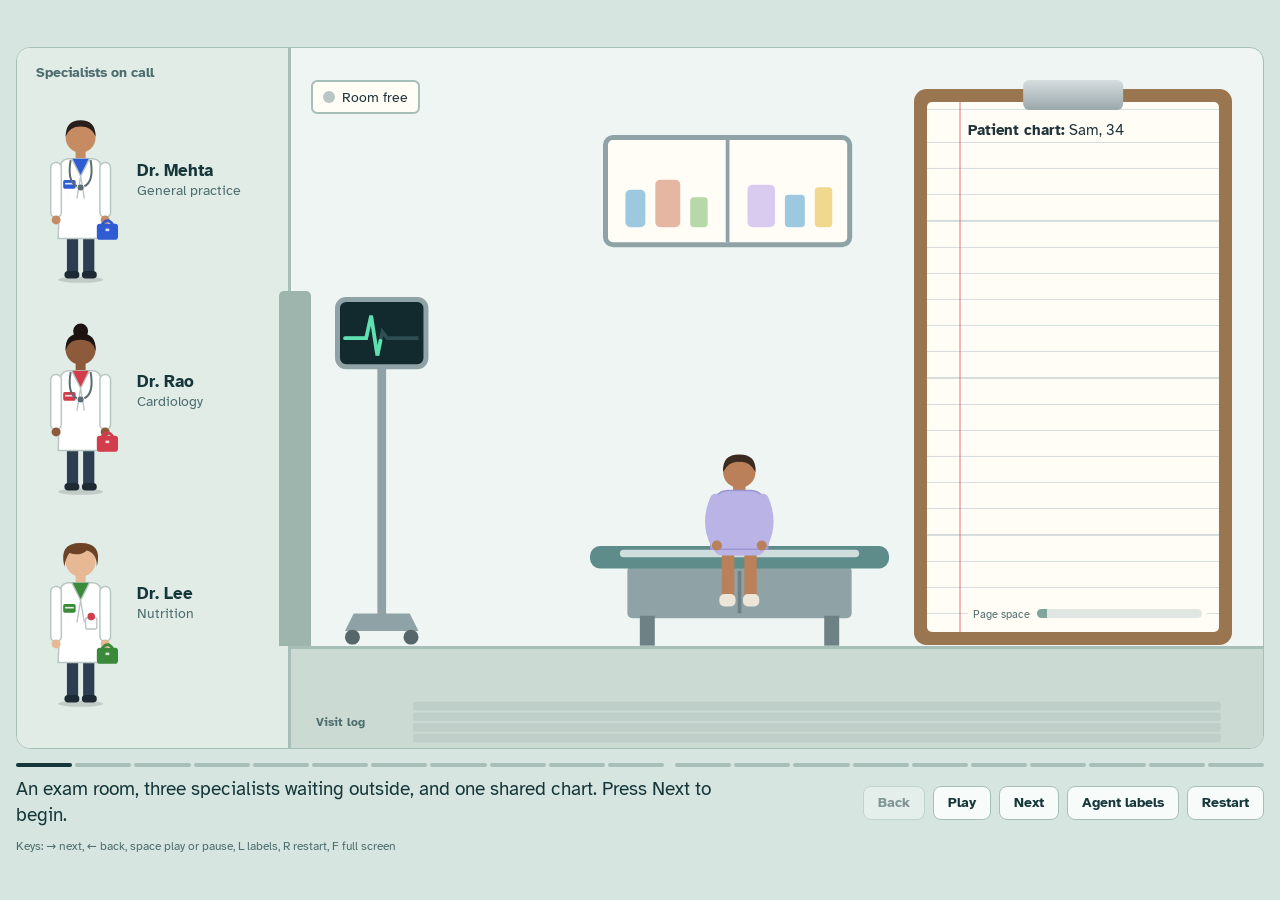
<file: microagents2.html>
<!DOCTYPE html>
<html lang="en">
<head>
<meta charset="utf-8">
<meta name="viewport" content="width=device-width, initial-scale=1, viewport-fit=cover">
<title>One room, many specialists</title>
<link rel="preconnect" href="https://fonts.googleapis.com">
<link rel="preconnect" href="https://fonts.gstatic.com" crossorigin>
<link href="https://fonts.googleapis.com/css2?family=Atkinson+Hyperlegible:wght@400;700&family=Patrick+Hand&display=swap" rel="stylesheet">
<style>
:root{
  --page:#D6E5DF; --wall:#EEF5F2; --wall-2:#E1ECE7; --floor:#CBDAD3; --door:#9DB5AD;
  --ink:#16373A; --ink-soft:#4E6D6D; --line:#A7BFB8;
  --paper:#FFFDF6; --paper-ink:#1F3338; --paper-soft:#4E6D6D; --board:#9A7650;
  --steel:#8FA3A6; --pad:#5E8C8A; --gown:#B9B3E6; --gown-line:#9C95D2; --coat-line:#B7C6C2;
  --gp:#2F5BD3; --cardio:#D23C4B; --nutri:#3A8A3A; --scribe:#6F8185; --scribe-dark:#4B5A5D;
  --gp-ink:#2F5BD3; --cardio-ink:#C8303F; --nutri-ink:#2F7A30; --scribe-ink:#56666A;
  --manila:#E8C98A; --manila-ink:#6B4E1E; --amber:#D8952A;
  --tag-bg:#16373A; --tag-fg:#FFFFFF; --btn:#F7FBF9; --btn-on:#16373A; --btn-on-fg:#FFFFFF;
  box-sizing:border-box;
  padding-top:env(safe-area-inset-top,0px);
  padding-bottom:env(safe-area-inset-bottom,0px);
}
@media (prefers-color-scheme: dark){
  :root:not([data-theme="light"]){
    --page:#0E1B1D; --wall:#1C2D30; --wall-2:#16262A; --floor:#233A3D; --door:#0F1D20;
    --ink:#E3EFEC; --ink-soft:#9FB8B3; --line:#38524F;
    --steel:#6F8588; --pad:#3F6E6C; --coat-line:#9FB0AC;
    --gp:#7196FF; --cardio:#FF6F7B; --nutri:#6CC46A; --scribe:#93A5A9; --scribe-dark:#5D6E72;
    --tag-bg:#E3EFEC; --tag-fg:#10201F; --btn:#16272A; --btn-on:#E3EFEC; --btn-on-fg:#10201F;
  }
}
:root[data-theme="dark"]{
  --page:#0E1B1D; --wall:#1C2D30; --wall-2:#16262A; --floor:#233A3D; --door:#0F1D20;
  --ink:#E3EFEC; --ink-soft:#9FB8B3; --line:#38524F;
  --steel:#6F8588; --pad:#3F6E6C; --coat-line:#9FB0AC;
  --gp:#7196FF; --cardio:#FF6F7B; --nutri:#6CC46A; --scribe:#93A5A9; --scribe-dark:#5D6E72;
  --tag-bg:#E3EFEC; --tag-fg:#10201F; --btn:#16272A; --btn-on:#E3EFEC; --btn-on-fg:#10201F;
}
html{height:100%; scroll-padding-top:env(safe-area-inset-top,0px)}
*,*::before,*::after{box-sizing:border-box}
body{margin:0; height:100%; background:var(--page); color:var(--ink);
  font-family:"Atkinson Hyperlegible", "Segoe UI", system-ui, -apple-system, sans-serif}
.app{min-height:100%; display:flex; flex-direction:column; align-items:center; justify-content:center; gap:14px; padding:16px}
.stage{position:relative; width:min(100%, calc((100vh - 190px) * 16 / 9)); width:min(100%, calc((100dvh - 190px) * 16 / 9));
  min-width:min(100%, 320px); aspect-ratio:16/9; container-type:inline-size; overflow:hidden;
  border-radius:14px; background:var(--wall); border:1px solid var(--line); --active:#5FE0B0}
.abs{position:absolute}

/* hallway */
.hall{left:0; top:0; width:22cqw; height:56.25cqw; background:var(--wall-2); border-right:.25cqw solid var(--line); transition:box-shadow .5s}
.hall-title{position:absolute; left:1.5cqw; top:1.2cqw; font-size:1.15cqw; font-weight:700; color:var(--ink-soft)}
.slot{position:absolute; left:1.2cqw; width:19.6cqw; height:14.8cqw; border-radius:1cqw; border:.18cqw dashed transparent; transition:background .4s, border-color .4s}
.slot .meta{position:absolute; left:8.3cqw; top:4.2cqw; line-height:1.3}
.slot .name{font-weight:700; font-size:1.35cqw; color:var(--ink)}
.slot .spec{font-size:1.1cqw; color:var(--ink-soft)}
.slot .away{font-size:1cqw; color:var(--ink-soft); font-style:italic; opacity:0; transition:opacity .4s; margin-top:.3cqw}
.slot.empty .away{opacity:1}
.slot.called{border-color:var(--c); background:color-mix(in srgb, var(--c) 14%, transparent)}
.hall.glow{box-shadow:inset 0 0 0 .4cqw color-mix(in srgb, var(--ink) 30%, transparent)}

/* room */
.floor{left:22cqw; top:48cqw; width:78cqw; height:8.25cqw; background:var(--floor); border-top:.3cqw solid var(--line)}
.door{left:21cqw; top:19.5cqw; width:2.6cqw; height:28.5cqw; background:var(--door); border-radius:.4cqw .4cqw 0 0}
.sign{left:23.6cqw; top:2.6cqw; font-size:1.15cqw; padding:.45cqw .8cqw; border-radius:.5cqw; background:var(--paper); color:var(--paper-ink);
  border:.18cqw solid var(--line); display:flex; gap:.55cqw; align-items:center; white-space:nowrap; z-index:3}
.sign .dot{width:1cqw; height:1cqw; border-radius:50%; background:#B9C6C3; transition:background .4s}
.eq svg{width:100%; height:100%; display:block; overflow:visible; transition:filter .5s}
.eq.glow svg{filter:drop-shadow(0 0 .7cqw color-mix(in srgb, var(--ink) 55%, transparent))}
.trace{stroke:var(--active); stroke-dasharray:80 200; stroke-dashoffset:280; transition:stroke .4s}
.stage.busy .trace{animation:trace 1.6s linear infinite}
@keyframes trace{to{stroke-dashoffset:0}}

.patient{left:53cqw; top:32cqw; width:10cqw; height:13.5cqw; z-index:4; transition:opacity .8s, transform .8s}
.patient.out{opacity:0; transform:translateX(4cqw)}
.patient svg,.doc svg,.scribe svg{width:100%; height:100%; display:block; overflow:visible}
.doc,.scribe{width:6.2cqw; height:14cqw; z-index:5}
.walking svg{animation:bob .32s ease-in-out infinite alternate}
@keyframes bob{to{transform:translateY(-.35cqw)}}

/* chart */
.chart{left:72cqw; top:3.3cqw; width:25.5cqw; height:44.6cqw; background:var(--board); border-radius:1cqw; padding:1cqw;
  transition:box-shadow .5s, transform .9s ease-in-out, opacity .9s; z-index:2; --rc:var(--ink)}
.chart.glow{box-shadow:0 0 0 .45cqw color-mix(in srgb, var(--ink) 35%, transparent)}
.chart.filed{transform:translate(0, 7cqw) scale(.12); opacity:0; transition-delay:.9s}
.clip{position:absolute; top:-.7cqw; left:50%; transform:translateX(-50%); width:8cqw; height:2.4cqw; border-radius:.5cqw; background:linear-gradient(#D5DDDF,#9AA8AB); z-index:3}
.paper{position:relative; height:100%; border-radius:.4cqw; padding:1.2cqw 1cqw 0 3.3cqw; overflow:hidden;
  background-color:var(--paper);
  background-image:
    linear-gradient(to right, transparent 2.6cqw, rgba(210,60,75,.35) 2.6cqw, rgba(210,60,75,.35) 2.75cqw, transparent 2.75cqw),
    repeating-linear-gradient(to bottom, transparent 0, transparent 2cqw, rgba(40,90,120,.2) 2cqw, rgba(40,90,120,.2) 2.1cqw);
  background-position:0 0, 0 1.2cqw; transition:box-shadow .4s}
.paper::after{content:""; position:absolute; left:0; right:0; top:-4cqw; height:4cqw; pointer-events:none;
  background:linear-gradient(transparent, color-mix(in srgb, var(--rc) 22%, transparent), transparent); opacity:0}
.chart.reading .paper{box-shadow:inset 0 0 0 .3cqw var(--rc)}
.chart.reading .paper::after{animation:scan 1.8s ease-in-out 1}
@keyframes scan{0%{top:-4cqw; opacity:1} 100%{top:100%; opacity:1}}
.ph{font-size:1.2cqw; line-height:2.1cqw; color:var(--paper-ink); white-space:nowrap}
.ph b{font-weight:700}
#entries{list-style:none; margin:0; padding:0}
.entry{position:relative; color:var(--c); font-family:"Patrick Hand", "Comic Sans MS", cursive; font-size:1.36cqw; line-height:2.1cqw}
.entry .ini{position:absolute; left:-2.95cqw; top:.3cqw; width:1.5cqw; height:1.5cqw; border-radius:50%; background:var(--c); color:#fff;
  font:700 .85cqw/1.5cqw "Atkinson Hyperlegible", system-ui, sans-serif; text-align:center}
.entry.handoff .txt{background:color-mix(in srgb, var(--c) 12%, transparent); border-radius:.3cqw; padding:0 .3cqw}
.entry.summary{border:.15cqw solid var(--c); border-radius:.4cqw; padding:0 .5cqw; margin:0 0 2.1cqw; background:rgba(111,129,133,.07)}
.entry.summary .ini{left:-3.1cqw}
.entry.ink{animation:ink 1.1s ease-out backwards}
@keyframes ink{from{clip-path:inset(0 100% 0 -4cqw)} to{clip-path:inset(0 0 0 -4cqw)}}
.entry.fold{animation:fold .7s ease-in forwards}
@keyframes fold{to{opacity:0; transform:translateX(-4cqw) scale(.7)}}
.labels .entry.handoff::after{content:"handoff"; font:700 .85cqw/1 "Atkinson Hyperlegible", system-ui, sans-serif; background:var(--tag-bg); color:var(--tag-fg);
  padding:.2cqw .4cqw; border-radius:.25cqw; margin-left:.45cqw; vertical-align:.15cqw}
.gauge{position:absolute; left:3.3cqw; right:1cqw; bottom:.6cqw; display:flex; align-items:center; gap:.6cqw; font-size:.9cqw; color:var(--paper-soft);
  background:var(--paper); padding:.35cqw .4cqw; border-radius:.35cqw; transition:box-shadow .4s}
.gauge.glow{box-shadow:0 0 0 .3cqw var(--amber)}
.gbar{flex:1; height:.7cqw; border-radius:1cqw; background:#E1E6E3; overflow:hidden}
.gbar i{display:block; height:100%; width:var(--pct, 0%); background:var(--gcol, #7FA59C); transition:width .8s, background .4s}
.folder{position:absolute; left:-1.9cqw; top:20cqw; width:3.4cqw; height:19cqw; background:var(--manila); border-radius:.5cqw 0 0 .5cqw; z-index:-1;
  opacity:0; transition:opacity .6s, box-shadow .4s}
.folder .ftxt{position:absolute; left:.25cqw; top:1cqw; writing-mode:vertical-rl; transform:rotate(180deg); font-size:.95cqw; font-weight:700; color:var(--manila-ink); white-space:nowrap}
.chart.compressed .folder{opacity:1}
.folder.glow{box-shadow:0 0 0 .3cqw var(--gp)}

/* tools tray */
.tray{left:24cqw; top:48.8cqw; display:flex; gap:.7cqw; align-items:center; z-index:6}
.chip{font-size:1.12cqw; padding:.4cqw .8cqw; border-radius:2cqw; background:var(--paper); color:var(--paper-ink); border:.2cqw solid var(--c); white-space:nowrap;
  animation:pop .4s ease-out both}
.chip.locked{border-style:dashed; color:var(--paper-soft)}
.chip.open{box-shadow:0 0 0 .25cqw color-mix(in srgb, var(--c) 30%, transparent)}
@keyframes pop{from{opacity:0; transform:translateY(.8cqw) scale(.9)} to{opacity:1; transform:none}}

/* visit log strip */
.log{left:24cqw; top:52.3cqw; width:73cqw; height:3.5cqw; z-index:3; border-radius:.3cqw; transition:box-shadow .5s}
.log svg{width:100%; height:100%; display:block}
.log.glow{box-shadow:0 0 0 .35cqw color-mix(in srgb, var(--ink) 30%, transparent)}

/* speech */
.bubble{position:absolute; background:var(--paper); color:var(--paper-ink); border:.2cqw solid var(--c); border-radius:1.2cqw;
  padding:.75cqw 1.1cqw .85cqw; font-size:1.32cqw; line-height:1.35; opacity:0; transform:translateY(.6cqw) scale(.97);
  transition:opacity .35s, transform .35s; z-index:9; --c:var(--ink-soft)}
.bubble.show{opacity:1; transform:none}
.bubble .who{display:block; font-weight:700; font-size:1cqw; color:var(--c); margin-bottom:.15cqw}
.bubble::after{content:""; position:absolute; bottom:-.78cqw; width:1.3cqw; height:1.3cqw; background:var(--paper);
  border-right:.2cqw solid var(--c); border-bottom:.2cqw solid var(--c); transform:rotate(45deg)}
.bd{left:22.5cqw; width:24cqw; bottom:22.6cqw}
.bd::after{left:15cqw}
.bp{left:48.5cqw; width:21cqw; bottom:24.4cqw}
.bp::after{left:9cqw}
.bs{left:56cqw; width:17.5cqw; bottom:22.6cqw}
.bs::after{left:10.5cqw}

/* props */
.consent{left:64.2cqw; top:32cqw; width:9cqw; padding:.7cqw .8cqw; background:var(--paper); color:var(--paper-ink); border:.18cqw solid var(--line);
  border-radius:.4cqw; font-size:.92cqw; line-height:1.3; opacity:0; transform:rotate(-4deg) translateY(1.2cqw); transition:opacity .5s, transform .5s; z-index:6}
.consent.show{opacity:1; transform:rotate(-4deg)}
.consent b{display:block; font-size:1.05cqw}
.consent .line{margin-top:1.2cqw; border-bottom:.12cqw solid #8FA39C; height:1.9cqw; position:relative}
.consent .sig{position:absolute; left:.3cqw; bottom:.05cqw; font-family:"Patrick Hand", cursive; font-size:1.6cqw; color:#2A3F8F; opacity:0; transition:opacity .6s .2s}
.consent .state{margin-top:.5cqw; font-weight:700; color:var(--amber)}
.consent.signed .sig{opacity:1}
.consent.signed .state{color:var(--nutri-ink)}
.cabinet{left:77.5cqw; top:27cqw; width:15cqw; height:21cqw; opacity:0; transform:translateY(1cqw); transition:opacity .6s, transform .6s; z-index:1}
.cabinet.show{opacity:1; transform:none}
.cabinet svg{width:100%; height:100%; display:block}
.calendar{left:35cqw; top:11cqw; width:25cqw; background:var(--paper); color:var(--paper-ink); border-radius:1cqw; border:.2cqw solid var(--line);
  text-align:center; opacity:0; transform:perspective(60cqw) rotateX(75deg); transform-origin:top; transition:opacity .6s, transform .7s; z-index:15}
.calendar.show{opacity:1; transform:none}
.calendar .top{background:var(--cardio-ink); color:#fff; font-weight:700; font-size:1.15cqw; padding:.5cqw; border-radius:.8cqw .8cqw 0 0}
.calendar .big{white-space:nowrap; font-size:2.8cqw; font-weight:700; padding:1.1cqw 0 .2cqw; letter-spacing:-.01em}
.calendar .small{font-size:1.1cqw; padding-bottom:1.1cqw; color:var(--paper-soft)}
.pulled{left:56.5cqw; top:14.5cqw; width:14.5cqw; padding:.8cqw 1cqw; background:var(--paper); border-radius:.4cqw; border:.18cqw solid var(--manila);
  box-shadow:0 .6cqw 1.5cqw rgba(0,0,0,.18); opacity:0; transform:translate(14cqw, 12cqw) scale(.3); transition:opacity .8s, transform .8s; z-index:10}
.pulled.show{opacity:1; transform:rotate(2deg)}
.pulled .from{font-size:.9cqw; font-weight:700; color:var(--manila-ink)}
.pulled .txt{font-family:"Patrick Hand", cursive; font-size:1.4cqw; color:var(--cardio-ink)}

/* referral arrow */
.links{position:absolute; inset:0; width:100%; height:100%; pointer-events:none; z-index:7}
#refPath{fill:none; stroke-width:5; stroke-linecap:round; stroke-dasharray:14 11; opacity:0; transition:opacity .35s}
#refPath.on{opacity:1; animation:march .9s linear infinite}
@keyframes march{to{stroke-dashoffset:-25}}

/* technical labels */
.tag{position:absolute; background:var(--tag-bg); color:var(--tag-fg); font-weight:700; font-size:1.1cqw; padding:.35cqw .7cqw; border-radius:.35cqw;
  white-space:nowrap; opacity:0; transform:translateY(.4cqw); transition:opacity .4s, transform .4s; pointer-events:none; z-index:12; writing-mode:horizontal-tb}
.labels .tag:not(.doc-tag):not(.arrow-tag){opacity:1; transform:none}
.labels .doc.in-room .doc-tag{opacity:1; transform:none}
.labels.referring .arrow-tag{opacity:1; transform:none}
.doc-tag{left:-6.4cqw; top:5.3cqw}
.tray .tag{position:static; display:none}
.labels .tray .tag{display:inline-block}

/* trace review panel */
.review{position:absolute; inset:2.2cqw; z-index:18; background:var(--paper); color:var(--paper-ink); border-radius:1cqw; padding:1.8cqw 2.4cqw;
  box-shadow:0 1cqw 3cqw rgba(0,0,0,.25); opacity:0; transform:translateY(1.5cqw); transition:opacity .6s, transform .6s; pointer-events:none}
.review.show{opacity:1; transform:none}
.review h2{margin:0; font-size:2.2cqw; letter-spacing:-.01em; line-height:1.1}
.review .sub{font-size:1.15cqw; color:var(--paper-soft); margin-top:.3cqw}
.legend{display:flex; flex-wrap:wrap; gap:.4cqw 1.8cqw; font-size:1cqw; margin-top:1cqw; color:var(--paper-soft); align-items:center}
.legend span{display:inline-flex; align-items:center; gap:.45cqw}
.legend svg{width:1.6cqw; height:1.2cqw}
.bigtrace{margin-top:.6cqw}
.bigtrace svg{width:100%; height:auto; display:block}
.bill{margin-top:.4cqw; display:grid; grid-template-columns:1fr 1fr; gap:0 3cqw; font-size:1.12cqw; opacity:0; transform:translateY(.8cqw); transition:opacity .5s, transform .5s}
.review.bill-on .bill{opacity:1; transform:none}
.bill h3{grid-column:1 / -1; margin:0 0 .3cqw; font-size:1.25cqw}
.bill .row{display:flex; justify-content:space-between; gap:1cqw; border-bottom:.1cqw dotted #B7C6C2; padding:.22cqw 0}
.bill .row span:first-child{display:inline-flex; align-items:center; gap:.5cqw}
.bill .row i{width:.8cqw; height:.8cqw; border-radius:50%; background:var(--c); display:inline-block}
.bill .total{grid-column:1 / -1; font-weight:700; border-bottom:none; margin-top:.2cqw}

/* cards */
.card{position:absolute; inset:0; z-index:20; display:flex; flex-direction:column; justify-content:center; padding:0 8cqw;
  background:color-mix(in srgb, var(--wall) 94%, transparent); opacity:0; pointer-events:none; transition:opacity .6s}
.card.show{opacity:1; pointer-events:auto}
.card h1{margin:0; font-size:5.4cqw; line-height:1.02; letter-spacing:-.02em; font-weight:700; color:var(--ink)}
.card h1 span{display:block}
.card h2{margin:0; font-size:3.2cqw; line-height:1.05; letter-spacing:-.015em; color:var(--ink)}
.card .kicker{font-size:1.5cqw; color:var(--ink-soft); font-weight:700; margin-bottom:1cqw}
.card p{margin:2cqw 0 0; font-size:1.7cqw; line-height:1.45; color:var(--ink-soft); max-width:50cqw}
.card button{margin-top:3cqw; align-self:flex-start; font-size:1.5cqw; padding:.9cqw 2cqw}
.inks{display:flex; gap:.8cqw; margin-bottom:2.4cqw}
.inks i{display:block; width:5cqw; height:.7cqw; border-radius:1cqw}
.claims{list-style:none; margin:0; padding:0; display:grid; gap:1.8cqw}
.claims li{font-size:2.7cqw; line-height:1.15; font-weight:700; letter-spacing:-.01em; padding-left:2cqw; border-left:.7cqw solid var(--c)}
.claims li.quiet{font-size:2cqw; font-weight:400; color:var(--ink-soft)}
.card.map{padding:0 5cqw}
.mapgrid{display:grid; grid-template-columns:1fr 1fr; gap:4cqw; margin-top:2cqw}
.maptable{border-collapse:collapse; width:100%; font-size:1.3cqw; line-height:1.25}
.maptable caption{text-align:left; font-weight:700; font-size:1.3cqw; color:var(--ink-soft); padding-bottom:.6cqw}
.maptable td{padding:.5cqw .6cqw .5cqw 0; border-top:.1cqw solid var(--line); vertical-align:top}
.maptable td:first-child{color:var(--ink-soft); width:48%}
.maptable td:last-child{font-weight:700; color:var(--ink)}

/* controls */
.bar{width:min(100%, calc((100vh - 190px) * 16 / 9)); width:min(100%, calc((100dvh - 190px) * 16 / 9)); min-width:min(100%, 320px);
  display:grid; grid-template-columns:1fr auto; gap:10px 20px; align-items:center}
.progress{grid-column:1 / -1; display:flex; gap:3px}
.progress span{flex:1; height:4px; border-radius:2px; background:var(--line); transition:background .3s}
.progress span.done{background:var(--ink-soft)}
.progress span.cur{background:var(--ink)}
.progress span.act2{margin-left:8px}
.caption{font-size:clamp(15px, 1.5vw, 21px); line-height:1.35; min-height:2.7em; max-width:62ch; margin:0}
.controls{display:flex; gap:8px; flex-wrap:wrap; justify-content:flex-end}
button{font:700 14px/1 "Atkinson Hyperlegible", system-ui, sans-serif; color:var(--ink); background:var(--btn); border:1px solid var(--line);
  border-radius:8px; padding:9px 14px; cursor:pointer}
button:hover{border-color:var(--ink-soft)}
button:focus-visible{outline:3px solid var(--gp); outline-offset:2px}
button:disabled{opacity:.45; cursor:default}
button[aria-pressed="true"]{background:var(--btn-on); color:var(--btn-on-fg); border-color:var(--btn-on)}
.hint{grid-column:1 / -1; font-size:12px; color:var(--ink-soft); margin:0}
@media (max-width:640px){ .bar{grid-template-columns:1fr} .controls{justify-content:flex-start} .hint{display:none} }

.instant, .instant *, .instant *::before, .instant *::after{transition:none !important; animation-duration:0s !important; animation-delay:0s !important}
@media (prefers-reduced-motion: reduce){
  .stage *{animation-duration:.01s !important; animation-iteration-count:1 !important}
}
</style>
</head>
<body>
<div class="app" id="app">
  <div class="stage" id="stage" aria-label="Animated scene: an exam room with specialists taking turns">
    <div class="hall abs" id="hall">
      <div class="hall-title">Specialists on call</div>
      <div class="slot" id="slot-gp" style="top:4.6cqw; --c:var(--gp)"><div class="meta"><div class="name">Dr. Mehta</div><div class="spec">General practice</div><div class="away">in the exam room</div></div></div>
      <div class="slot" id="slot-cardio" style="top:21.6cqw; --c:var(--cardio)"><div class="meta"><div class="name">Dr. Rao</div><div class="spec">Cardiology</div><div class="away">in the exam room</div></div></div>
      <div class="slot" id="slot-nutri" style="top:38.6cqw; --c:var(--nutri)"><div class="meta"><div class="name">Dr. Lee</div><div class="spec">Nutrition</div><div class="away">in the exam room</div></div></div>
    </div>
    <div class="floor abs"></div>
    <div class="door abs"></div>
    <div class="sign abs" id="sign"><span class="dot" id="signDot"></span><span id="signText">Room free</span></div>

    <div class="eq abs" style="left:47cqw; top:7cqw; width:20cqw; height:9cqw">
      <svg viewBox="0 0 200 90" aria-hidden="true">
        <rect x="2" y="2" width="196" height="86" rx="6" fill="var(--paper)" stroke="var(--steel)" stroke-width="4"/>
        <line x1="100" y1="4" x2="100" y2="86" stroke="var(--steel)" stroke-width="3"/>
        <rect x="18" y="44" width="16" height="30" rx="4" fill="#9CC9E0"/><rect x="42" y="36" width="20" height="38" rx="4" fill="#E5B7A2"/><rect x="70" y="50" width="14" height="24" rx="3" fill="#B7D8A8"/>
        <rect x="116" y="40" width="22" height="34" rx="4" fill="#D9CBEF"/><rect x="146" y="48" width="16" height="26" rx="3" fill="#9CC9E0"/><rect x="170" y="42" width="14" height="32" rx="3" fill="#F0D98E"/>
      </svg>
    </div>
    <div class="eq abs" style="left:25.5cqw; top:20cqw; width:7.5cqw; height:28cqw">
      <svg viewBox="0 0 75 280" aria-hidden="true">
        <rect x="2" y="2" width="71" height="54" rx="7" fill="#12292D" stroke="var(--steel)" stroke-width="4"/>
        <path d="M8,33 L20,33 L25,33 L29,15 L34,47 L38,28 L42,33 L67,33" stroke="#2E4E52" stroke-width="3" fill="none"/>
        <path class="trace" d="M8,33 L20,33 L25,33 L29,15 L34,47 L38,28 L42,33 L67,33" stroke-width="3" fill="none" stroke-linecap="round"/>
        <rect x="34" y="56" width="7" height="200" fill="var(--steel)"/>
        <path d="M8,268 L67,268 L60,254 L15,254Z" fill="var(--steel)"/>
        <circle cx="14" cy="273" r="6" fill="#56676A"/><circle cx="61" cy="273" r="6" fill="#56676A"/>
      </svg>
    </div>
    <div class="eq abs" style="left:46cqw; top:40cqw; width:24cqw; height:8cqw">
      <svg viewBox="0 0 240 80" aria-hidden="true">
        <rect x="30" y="16" width="180" height="42" rx="4" fill="var(--steel)"/>
        <line x1="120" y1="20" x2="120" y2="54" stroke="#6E8184" stroke-width="3"/>
        <rect x="40" y="56" width="12" height="24" fill="#6E8184"/><rect x="188" y="56" width="12" height="24" fill="#6E8184"/>
        <rect x="0" y="0" width="240" height="18" rx="8" fill="var(--pad)"/>
        <rect x="24" y="3" width="192" height="6" rx="3" fill="#FFFFFF" opacity=".7"/>
      </svg>
    </div>

    <div class="cabinet abs" id="cabinet">
      <svg viewBox="0 0 150 210" aria-hidden="true">
        <rect x="4" y="4" width="142" height="202" rx="6" fill="var(--steel)"/>
        <rect x="14" y="16" width="122" height="84" rx="4" fill="#A9BABD"/><rect x="14" y="110" width="122" height="84" rx="4" fill="#A9BABD"/>
        <rect x="45" y="30" width="60" height="22" rx="3" fill="#FFFDF6"/><text x="75" y="46" text-anchor="middle" font-size="15" font-weight="700" fill="#1F3338" font-family="Atkinson Hyperlegible, system-ui, sans-serif">Sam</text>
        <rect x="55" y="68" width="40" height="8" rx="4" fill="#5D6E72"/><rect x="55" y="162" width="40" height="8" rx="4" fill="#5D6E72"/>
      </svg>
      <span class="tag" style="left:1cqw; top:-2.8cqw">Saved session</span>
    </div>

    <div class="patient abs" id="patient">
      <svg viewBox="0 0 100 135" aria-hidden="true">
        <rect x="36" y="84" width="10" height="40" rx="4" fill="#B98059"/><rect x="54" y="84" width="10" height="40" rx="4" fill="#B98059"/>
        <rect x="34" y="118" width="13" height="10" rx="4" fill="#ECE6D8"/><rect x="53" y="118" width="13" height="10" rx="4" fill="#ECE6D8"/>
        <rect x="29" y="72" width="42" height="15" rx="7" fill="var(--gown)"/>
        <rect x="45" y="25" width="10" height="13" fill="#B98059"/>
        <path d="M29,45 Q31,36 40,35 L60,35 Q69,36 71,45 L73,82 L27,82 Z" fill="var(--gown)" stroke="var(--gown-line)" stroke-width="1.2"/>
        <path d="M31,42 Q23,60 31,77" stroke="var(--gown)" stroke-width="9" stroke-linecap="round" fill="none"/>
        <path d="M69,42 Q77,60 69,77" stroke="var(--gown)" stroke-width="9" stroke-linecap="round" fill="none"/>
        <circle cx="32" cy="79" r="4" fill="#B98059"/><circle cx="68" cy="79" r="4" fill="#B98059"/>
        <circle cx="50" cy="20" r="13" fill="#B98059"/>
        <path d="M37,20 Q36,6 50,6 Q64,6 63,20 Q58,11 50,12 Q42,11 37,20Z" fill="#3A2A1F"/>
      </svg>
    </div>

    <div class="chart abs" id="chart">
      <div class="folder" id="folder"><span class="ftxt">Earlier notes</span><span class="tag" style="left:-10.5cqw; top:8cqw">Full history, retrievable</span></div>
      <div class="clip"></div>
      <div class="paper">
        <div class="ph"><b>Patient chart:</b> Sam, 34</div><ol id="entries"></ol>
        <div class="gauge" id="gauge"><span>Page space</span><div class="gbar"><i></i></div></div>
      </div>
    </div>

    <div class="consent abs" id="consent">
      <b>Consent form</b>Iron infusion
      <div class="line"><span class="sig">Sam</span></div>
      <div class="state" id="consentState">Waiting for signature</div>
      <span class="tag" style="left:0; top:-2.8cqw">Approval gate</span>
    </div>

    <div class="doc abs" id="doc-gp"><span class="tag doc-tag">Prompt</span></div>
    <div class="doc abs" id="doc-cardio"><span class="tag doc-tag">Prompt</span></div>
    <div class="doc abs" id="doc-nutri"><span class="tag doc-tag">Prompt</span></div>
    <div class="scribe abs" id="scribe"><span class="tag" style="left:-1cqw; top:-2.7cqw">Runtime compaction</span></div>

    <div class="tray abs" id="tray"></div>
    <div class="log abs" id="log"></div>
    <div class="bubble bd" id="bubbleD"><span class="who"></span><span class="txt"></span></div>
    <div class="bubble bp" id="bubbleP"><span class="who"></span><span class="txt"></span></div>
    <div class="bubble bs" id="bubbleS"><span class="who"></span><span class="txt"></span></div>
    <div class="pulled abs" id="pulled"><div class="from">From the earlier-notes folder</div><div class="txt">ECG normal. Heart looks healthy.</div></div>
    <div class="calendar abs" id="calendar"><div class="top">Follow-up visit</div><div class="big">3 weeks later</div><div class="small">Sam comes back for his results</div></div>

    <svg class="links" viewBox="0 0 1000 562.5" aria-hidden="true">
      <defs><marker id="ah" viewBox="0 0 10 10" refX="6" refY="5" markerWidth="4" markerHeight="4" orient="auto-start-reverse"><path id="ahPath" d="M0,0 L10,5 L0,10 z"/></marker></defs>
      <path id="refPath" marker-end="url(#ah)"/>
    </svg>

    <span class="tag" style="left:44cqw; top:2.8cqw">Agent runtime: the shared equipment</span>
    <span class="tag" style="left:23.6cqw; top:6.5cqw">Active agent, one at a time</span>
    <span class="tag arrow-tag" style="left:23.6cqw; top:16.3cqw">Handoff, chosen by the doctor in the room</span>
    <span class="tag" style="left:1.5cqw; top:53.4cqw">Available agents</span>
    <span class="tag" style="left:63.6cqw; top:34.6cqw">User</span>
    <span class="tag" style="left:72cqw; top:.4cqw">Shared context window</span>
    <span class="tag" style="left:72cqw; top:48.9cqw">Context used</span>
    <span class="tag" style="left:88cqw; top:48.9cqw">Trace</span>

    <div class="review" id="review">
      <h2>Visit log for Sam</h2>
      <div class="sub">Read by a reviewer after the visit</div>
      <div class="legend">
        <span><svg viewBox="0 0 16 12"><rect x="0" y="1" width="16" height="10" rx="2" fill="var(--gp)"/></svg>In the room</span>
        <span><svg viewBox="0 0 16 12"><rect x="0" y="1" width="16" height="10" rx="2" fill="var(--nutri)"/><path d="M8,1.5 L12.5,6 L8,10.5 L3.5,6Z" fill="#fff"/></svg>Tool used</span>
        <span><svg viewBox="0 0 16 12"><path d="M3,1 V9" stroke="#1F3338" stroke-width="1.6"/><path d="M0,7 L3,11.5 L6,7Z" fill="#1F3338"/></svg>Handoff</span>
        <span><svg viewBox="0 0 16 12"><rect x="0" y="1" width="16" height="10" rx="2" fill="url(#hatchL)"/><defs><pattern id="hatchL" width="4" height="4" patternUnits="userSpaceOnUse" patternTransform="rotate(45)"><rect width="4" height="4" fill="#FFF3D6"/><line x1="0" y1="0" x2="0" y2="4" stroke="#D8952A" stroke-width="2"/></pattern></defs></svg>Waiting on the patient</span>
        <span><svg viewBox="0 0 16 12"><circle cx="8" cy="6" r="4.5" fill="var(--manila)" stroke="var(--manila-ink)" stroke-width="1.4"/></svg>Old page pulled</span>
      </div>
      <div class="bigtrace" id="bigtrace"></div>
      <div class="bill" id="bill"></div>
    </div>

    <div class="card" id="act2Card">
      <div class="kicker">Act two</div>
      <h1><span>Around</span><span>the visit</span></h1>
      <p>Keeping the chart short, saving it for next time, and keeping a record of everything that happened.</p>
      <button id="continueBtn">Continue</button>
    </div>
    <div class="card map" id="mapCard">
      <h2>In agent terms</h2>
      <div class="mapgrid">
        <table class="maptable"><caption>Act one: the visit</caption>
          <tr><td>Exam room and equipment</td><td>Agent runtime</td></tr>
          <tr><td>A specialist's expertise</td><td>System prompt</td></tr>
          <tr><td>The doctor's bag</td><td>Tools</td></tr>
          <tr><td>Sam, the patient</td><td>User</td></tr>
          <tr><td>The shared chart</td><td>Context window</td></tr>
          <tr><td>Referral by the doctor in the room</td><td>Handoff chosen by the active agent</td></tr>
          <tr><td>Consent form</td><td>Human approval gate</td></tr>
        </table>
        <table class="maptable"><caption>Act two: around the visit</caption>
          <tr><td>The scribe's summary</td><td>Context compaction by the runtime</td></tr>
          <tr><td>Folder of earlier notes</td><td>Full history, still retrievable</td></tr>
          <tr><td>Pulling an old page</td><td>Retrieval from history</td></tr>
          <tr><td>Chart filed in records</td><td>Saved session, resumed later</td></tr>
          <tr><td>Visit log</td><td>Trace</td></tr>
          <tr><td>Reviewer reading the log</td><td>Observability and debugging</td></tr>
          <tr><td>Itemized bill</td><td>Cost and token accounting</td></tr>
        </table>
      </div>
    </div>
    <div class="card" id="endCard">
      <ul class="claims">
        <li style="--c:var(--gp)">One shared runtime.</li>
        <li style="--c:var(--cardio)">Each agent brings its own prompt and tools.</li>
        <li style="--c:var(--nutri)">One context window, and the agent in the room picks who's next.</li>
        <li class="quiet" style="--c:var(--scribe)">Around it: compaction, saved sessions, approval gates and traces.</li>
      </ul>
      <button id="replayBtn">Replay</button>
    </div>
  </div>

  <div class="bar">
    <div class="progress" id="progress"></div>
    <p class="caption" id="caption" aria-live="polite"></p>
    <div class="controls">
      <button id="backBtn">Back</button>
      <button id="playBtn" aria-pressed="false">Play</button>
      <button id="nextBtn">Next</button>
      <button id="labelsBtn" aria-pressed="false">Agent labels</button>
      <button id="restartBtn">Restart</button>
    </div>
    <p class="hint">Keys: → next, ← back, space play or pause, L labels, R restart, F full screen</p>
  </div>
</div>

<script>
(function(){
  const $ = s => document.querySelector(s);
  const stage = $('#stage');
  const reduce = window.matchMedia && window.matchMedia('(prefers-reduced-motion: reduce)').matches;

  const DOCS = {
    gp:     {name:'Dr. Mehta', short:'Dr. Mehta (GP)',       slotTop:4.6,  tools:['🩺 Stethoscope','💪 BP cuff','🌡️ Thermometer']},
    cardio: {name:'Dr. Rao',   short:'Dr. Rao (cardiology)', slotTop:21.6, tools:['📈 ECG','🫀 Echo','⌚ Heart monitor']},
    nutri:  {name:'Dr. Lee',   short:'Dr. Lee (nutrition)',  slotTop:38.6, tools:['🧪 Iron test','🥗 Meal plan','⚖️ Scale']}
  };
  const INI = {gp:'M', cardio:'R', nutri:'L', scribe:'S'};
  const KEYS = Object.keys(DOCS);
  const ROOM = {left:36, top:34}, DOOR = {left:18.6, top:34};
  const SCRIBE_ON = {left:64.5, top:34}, SCRIBE_OFF = {left:101, top:34};
  const hallPos = k => ({left:2, top:DOCS[k].slotTop + .3});

  function docSVG(k){
    const c = `var(--${k})`;
    const skin = {gp:'#C68B63', cardio:'#8D5A3B', nutri:'#E7B894'}[k];
    const hair = {gp:'#2A1E1A', cardio:'#1B1411', nutri:'#6B4226'}[k];
    const hairPath = {
      gp:`<path d="M19,22 Q19,9 31,9 Q43,9 43,22 Q40,14 31,14 Q22,14 19,22Z" fill="${hair}"/>`,
      cardio:`<circle cx="31" cy="8" r="6" fill="${hair}"/><path d="M19,24 Q18,10 31,10 Q44,10 43,24 Q41,15 31,15 Q21,15 19,24Z" fill="${hair}"/>`,
      nutri:`<path d="M18,27 Q13,8 31,8 Q49,8 44,27 Q44,16 36,14 Q30,19 22,16 Q19,20 18,27Z" fill="${hair}"/>`
    }[k];
    const extra = k === 'nutri'
      ? `<rect x="35" y="68" width="9" height="9" rx="1.5" fill="none" stroke="var(--coat-line)" stroke-width="1.1"/><circle cx="39.5" cy="67" r="3" fill="#D23C4B"/>`
      : `<path d="M23,41 Q20,58 28,62 M39,41 Q42,58 34,62" stroke="#5B6B73" stroke-width="1.6" fill="none"/><circle cx="31" cy="63" r="2.4" fill="#5B6B73"/>`;
    return `<svg viewBox="0 0 62 140" aria-hidden="true">
      <ellipse cx="31" cy="137" rx="18" ry="2.5" fill="rgba(0,0,0,.14)"/>
      <rect x="20" y="96" width="9" height="37" rx="3" fill="#2C3E50"/><rect x="33" y="96" width="9" height="37" rx="3" fill="#2C3E50"/>
      <rect x="18" y="130" width="12" height="6" rx="3" fill="#1D2A33"/><rect x="32" y="130" width="12" height="6" rx="3" fill="#1D2A33"/>
      <rect x="27" y="32" width="8" height="10" fill="${skin}"/>
      <path d="M15,45 Q16,40 22,40 L40,40 Q46,40 47,45 L49,104 L13,104 Z" fill="#FFFFFF" stroke="var(--coat-line)" stroke-width="1.2"/>
      <path d="M24,40 L31,54 L38,40Z" fill="${c}"/>
      <path d="M24,40 L31,54 L28,72 M38,40 L31,54 L34,72" fill="none" stroke="var(--coat-line)" stroke-width="1.1"/>
      <rect x="17" y="57" width="10" height="7" rx="1.3" fill="${c}"/><rect x="18.5" y="59.3" width="7" height="1.3" fill="#FFFFFF" opacity=".85"/>
      ${extra}
      <rect x="7" y="43" width="8.5" height="44" rx="4" fill="#FFFFFF" stroke="var(--coat-line)" stroke-width="1.2"/>
      <rect x="46.5" y="43" width="8.5" height="44" rx="4" fill="#FFFFFF" stroke="var(--coat-line)" stroke-width="1.2"/>
      <circle cx="11.3" cy="89" r="3.6" fill="${skin}"/><circle cx="50.7" cy="89" r="3.6" fill="${skin}"/>
      <path d="M48,93 q4.5,-7 9,0" stroke="${c}" stroke-width="2.2" fill="none"/>
      <rect x="44" y="92" width="17" height="13" rx="2.5" fill="${c}"/><rect x="51" y="96" width="3" height="2" fill="#FFFFFF" opacity=".8"/>
      <circle cx="31" cy="23" r="12" fill="${skin}"/>
      ${hairPath}
    </svg>`;
  }
  function scribeSVG(){
    const skin = '#D9A57E';
    return `<svg viewBox="0 0 62 140" aria-hidden="true">
      <ellipse cx="31" cy="137" rx="18" ry="2.5" fill="rgba(0,0,0,.14)"/>
      <rect x="20" y="96" width="9" height="37" rx="3" fill="var(--scribe-dark)"/><rect x="33" y="96" width="9" height="37" rx="3" fill="var(--scribe-dark)"/>
      <rect x="18" y="130" width="12" height="6" rx="3" fill="#1D2A33"/><rect x="32" y="130" width="12" height="6" rx="3" fill="#1D2A33"/>
      <rect x="27" y="32" width="8" height="10" fill="${skin}"/>
      <path d="M15,45 Q16,40 22,40 L40,40 Q46,40 47,45 L48,100 L14,100 Z" fill="var(--scribe)"/>
      <path d="M25,40 L31,50 L37,40Z" fill="${skin}"/>
      <rect x="7" y="43" width="8.5" height="42" rx="4" fill="var(--scribe)"/>
      <rect x="46.5" y="43" width="8.5" height="28" rx="4" fill="var(--scribe)"/>
      <rect x="38" y="60" width="17" height="23" rx="2.5" fill="#22343A"/><rect x="40" y="62.5" width="13" height="16" rx="1" fill="#9FD3C7"/>
      <circle cx="11.3" cy="87" r="3.6" fill="${skin}"/><circle cx="50" cy="72" r="3.4" fill="${skin}"/>
      <circle cx="31" cy="23" r="12" fill="${skin}"/>
      <path d="M18,28 Q15,9 31,9 Q47,9 44,28 L42,20 Q31,13 20,20Z" fill="#8A5A2B"/>
    </svg>`;
  }
  KEYS.forEach(k => $('#doc-'+k).insertAdjacentHTML('afterbegin', docSVG(k)));
  $('#scribe').insertAdjacentHTML('afterbegin', scribeSVG());

  /* ---------- the script ---------- */
  const STEPS = [];
  const step = (caption, fn, opt) => STEPS.push(Object.assign({caption, fn}, opt || {}));
  const enter = (s,k) => { s.docs[k] = 'room'; s.active = k; if (!s.clock){ s.clock = true; s.t = 1; } };
  const exit  = (s,k) => { s.docs[k] = 'hall'; s.active = null; };
  const swap  = (s,a,b) => { s.docs[a] = 'hall'; s.docs[b] = 'room'; s.active = b; };
  const note  = (s,k,text) => s.chart.push({k, text});
  const tool  = (s,k,label) => { s.tools = k; s.log.push({type:'tool', k, t:s.t, label}); };
  const refer = (s,a,b) => { s.referral = {from:a, to:b}; s.chart.push({k:a, handoff:true, text:`Handoff: ${DOCS[b].short}`}); s.log.push({type:'handoff', from:a, to:b, t:s.t}); };
  const NT = {noTick:true};

  // Act one
  step('An exam room, three specialists waiting outside, and one shared chart. Press Next to begin.', s => {}, NT);
  step('Dr. Mehta, the GP, steps into the exam room. The other specialists wait outside: only one doctor is in the room at a time.', s => { enter(s,'gp'); });
  step('Doctor and patient talk directly, and Dr. Mehta uses the tools from their own bag.', s => {
    s.bp = "I've been tired and dizzy for a couple of weeks. And I skip lunch a lot."; s.bd = "Let's start with your blood pressure."; tool(s,'gp','BP check');
  });
  step('Findings go on the shared chart. Then the doctor in the room decides who comes in next.', s => {
    s.tools = 'gp'; note(s,'gp','Tired + dizzy, 2 wks. Skips lunch often. BP a bit low.');
    s.bd = "Your blood pressure is a bit low. I'd like your heart checked, so I'm bringing in Dr. Rao."; refer(s,'gp','cardio');
  });
  step("The room and the chart stay; only the specialist changes. Dr. Rao reads the chart, so Sam doesn't start over.", s => {
    swap(s,'gp','cardio'); s.reading = true; tool(s,'cardio','ECG'); note(s,'cardio','ECG normal. Heart looks healthy.');
    s.bd = "I've read Dr. Mehta's notes, so no need to repeat anything. Your ECG looks normal.";
  });
  step('Sam can steer the conversation too, and Dr. Rao picks the next specialist.', s => {
    s.bp = "That's a relief. So could it be the skipped meals?"; s.bd = "Good question. Dr. Lee in nutrition is the right person for that."; refer(s,'cardio','nutri');
  });
  step('Dr. Lee reads the chart, runs a test and adds to the same notes.', s => {
    swap(s,'cardio','nutri'); s.reading = true; tool(s,'nutri','Iron test'); note(s,'nutri','Iron test: low. Likely from skipped meals.');
    s.bd = "Low blood pressure and skipped meals fit together, and your iron test came back low.";
  });
  step('Some tools are locked until the patient agrees. The doctor stops and asks, and the visit log marks the wait.', s => {
    s.tools = 'nutri'; s.lock = 'locked'; s.consent = 'ask';
    s.bd = "I'd like to start an iron infusion, but I need your OK first.";
    s.log.push({type:'wait', k:'nutri', t:s.t});
  });
  step('Once Sam signs, the locked tool opens and Dr. Lee carries on.', s => {
    s.tools = 'nutri'; s.lock = 'open'; s.consent = 'signed'; s.bp = "Okay, go ahead.";
    tool(s,'nutri','Infusion'); note(s,'nutri','Consent signed. Iron infusion started.');
  });
  step("Handoffs don't follow a fixed order. They can loop back.", s => { s.bd = "Dr. Mehta will wrap up and book your follow-up."; refer(s,'nutri','gp'); });
  step('One visit, one chart, three specialists, and Sam never had to repeat himself.', s => { swap(s,'nutri','gp'); s.reading = true; note(s,'gp','Follow-up in 3 wks for iron results.'); s.bd = "It's all on the chart. See you in three weeks."; });

  // Act two
  step('Act two: what happens around the visit.', s => { s.act2 = true; }, NT);
  step("The chart is nearly full. The room's scribe steps up; the scribe comes with the room and isn't a specialist taking a turn.", s => {
    s.glow = 'gauge'; s.scribe = true; s.bs = "The chart's nearly full. I'll write up a summary.";
  });
  step('Old notes become a short summary. The original pages go into a folder behind the board, not the bin.', s => {
    s.scribe = true; s.archived = s.chart; s.compressed = true;
    s.chart = [{k:'scribe', summary:true, text:'Summary: tired + dizzy 2 wks, BP low. Heart normal on ECG. Low iron from skipped meals; infusion started with consent. Follow-up in 3 wks.'}];
    s.log.push({type:'compress', t:s.t});
  });
  step('Sam goes home. The whole chart, summary and folder included, is filed under his name.', s => { exit(s,'gp'); s.patientIn = false; s.filed = true; s.cabinet = true; });
  step('Time passes. The saved chart waits in the drawer until Sam comes back.', s => { s.patientIn = false; s.filed = true; s.cabinet = true; s.calendar = true; s.log.push({type:'gap', t:s.t}); });
  step('Three weeks later the chart comes back out exactly as it was, and Dr. Mehta picks up from it.', s => {
    s.patientIn = true; s.cabinet = true; enter(s,'gp'); s.reading = true;
    s.bd = "Welcome back. Your summary says your iron was low. How's your energy?";
  });
  step('When an exact detail matters, the original page is still in the folder.', s => {
    s.bp = "Much better, thanks."; s.bd = "Good. Let me check the exact ECG note from last time."; s.pulled = true;
    s.log.push({type:'retrieve', k:'gp', t:s.t}); note(s,'gp','Iron improving, energy better.');
  });
  step('After the visit, a reviewer reads the visit log as a trace, and the same log adds up to an itemized bill.', s => { s.trace = 2; }, NT);
  step('Both acts, in agent terms.', s => { s.map = true; }, NT);
  step('Shared runtime, swappable agents, one context, and handoffs decided by the agent in charge.', s => { s.end = true; }, NT);

  const TRANSIENT = {title:false, act2:false, map:false, end:false, glow:null, bp:null, bd:null, bs:null, tools:null, lock:null, consent:null,
    reading:false, referral:null, labels:false, scribe:false, filed:false, cabinet:false, calendar:false, pulled:false, trace:0};
  const STATES = [];
  let ACT2_INDEX = 0;
  (function build(){
    let s = Object.assign({docs:{gp:'hall', cardio:'hall', nutri:'hall'}, active:null, chart:[], archived:[], compressed:false,
      patientIn:true, log:[], t:0, clock:false}, TRANSIENT);
    STEPS.forEach((st, i) => {
      s = JSON.parse(JSON.stringify(s));
      Object.assign(s, JSON.parse(JSON.stringify(TRANSIENT)));
      if (s.clock && !st.noTick) s.t++;
      st.fn(s);
      if (s.act2) ACT2_INDEX = i;
      if (s.clock && !st.noTick){
        if (s.active && s.docs[s.active] === 'room') s.log.push({type:'span', k:s.active, t:s.t});
        if (s.scribe) s.log.push({type:'span', k:'scribe', t:s.t});
      }
      s.caption = st.caption;
      STATES.push(s);
    });
  })();
  const T = Math.max(...STATES.map(s => s.t));

  /* ---------- visit log drawing ---------- */
  const LANES = ['scribe','gp','cardio','nutri'];
  const LANE_NAMES = {scribe:'Scribe (room)', gp:'Dr. Mehta', cardio:'Dr. Rao', nutri:'Dr. Lee'};
  function logSVG(events, big){
    const L = big
      ? {x0:132, x1:930, y:[14,58,102,146], h:34, W:940, H:232, id:'B'}
      : {x0:78, x1:726, y:[1.5,10,18.5,27], h:7, W:730, H:35, id:'S'};
    const cw = (L.x1 - L.x0) / T;
    const X = t => L.x0 + (t - 1) * cw;
    const Y = k => L.y[LANES.indexOf(k)];
    const C = k => `var(--${k})`;
    let o = `<svg viewBox="0 0 ${L.W} ${L.H}" aria-hidden="true"><defs>
      <pattern id="hatch${L.id}" width="${big?8:4}" height="${big?8:4}" patternUnits="userSpaceOnUse" patternTransform="rotate(45)">
        <rect width="${big?8:4}" height="${big?8:4}" fill="#FFF3D6"/><line x1="0" y1="0" x2="0" y2="${big?8:4}" stroke="#D8952A" stroke-width="${big?4:2}"/></pattern>
      ${KEYS.map(k => `<marker id="lh${L.id}${k}" viewBox="0 0 10 10" refX="7" refY="5" markerWidth="${big?5:4}" markerHeight="${big?5:4}" orient="auto"><path d="M0,0 L10,5 L0,10z" fill="var(--${k})"/></marker>`).join('')}
    </defs>`;
    LANES.forEach(k => {
      o += `<rect x="${L.x0}" y="${Y(k)}" width="${L.x1 - L.x0}" height="${L.h}" rx="${big?4:1.5}" fill="${big ? '#EEF3F1' : 'rgba(120,150,145,.16)'}"/>`;
      if (big) o += `<text x="0" y="${Y(k) + L.h/2 + 5}" font-size="15" font-weight="700" fill="${k === 'scribe' ? '#56666A' : `var(--${k}-ink)`}" font-family="Atkinson Hyperlegible, system-ui, sans-serif">${LANE_NAMES[k]}</text>`;
    });
    if (!big) o += `<text x="0" y="21" font-size="10" font-weight="700" fill="var(--ink-soft)" font-family="Atkinson Hyperlegible, system-ui, sans-serif">Visit log</text>`;
    const pad = big ? 1 : .5;
    events.filter(e => e.type === 'span').forEach(e => { o += `<rect x="${X(e.t)+pad}" y="${Y(e.k)}" width="${cw - 2*pad}" height="${L.h}" rx="${big?3:1}" fill="${C(e.k)}" opacity=".9"/>`; });
    events.filter(e => e.type === 'wait').forEach(e => { o += `<rect x="${X(e.t)+pad}" y="${Y(e.k)}" width="${cw - 2*pad}" height="${L.h}" rx="${big?3:1}" fill="url(#hatch${L.id})"/>`; });
    events.filter(e => e.type === 'gap').forEach(e => {
      const x = X(e.t) + cw/2, y0 = L.y[0] - (big?4:1), y1 = L.y[3] + L.h + (big?4:1);
      o += `<line x1="${x-(big?5:2)}" y1="${y0}" x2="${x-(big?5:2)}" y2="${y1}" stroke="var(--scribe)" stroke-width="${big?2:1}" stroke-dasharray="${big?'5 4':'2 2'}"/>`;
      o += `<line x1="${x+(big?5:2)}" y1="${y0}" x2="${x+(big?5:2)}" y2="${y1}" stroke="var(--scribe)" stroke-width="${big?2:1}" stroke-dasharray="${big?'5 4':'2 2'}"/>`;
    });
    events.filter(e => e.type === 'tool').forEach(e => {
      const cx = X(e.t) + cw/2, cy = Y(e.k) + L.h/2, r = big ? 8 : 2.6;
      o += `<path d="M${cx},${cy-r} L${cx+r},${cy} L${cx},${cy+r} L${cx-r},${cy}Z" fill="#FFFFFF" stroke="${C(e.k)}" stroke-width="${big?2:.8}"/>`;
    });
    events.filter(e => e.type === 'retrieve').forEach(e => {
      o += `<circle cx="${X(e.t) + cw/2}" cy="${Y(e.k) + L.h/2}" r="${big?7:2.4}" fill="var(--manila)" stroke="var(--manila-ink)" stroke-width="${big?2:.8}"/>`;
    });
    events.filter(e => e.type === 'compress').forEach(e => {
      const cx = X(e.t) + cw/2, cy = Y('scribe') + L.h/2;
      o += big ? `<text x="${cx}" y="${cy + 6}" text-anchor="middle" font-size="17" font-weight="700" fill="#FFFFFF">≡</text>` : `<rect x="${cx-1.8}" y="${cy-1.2}" width="3.6" height="2.4" fill="#FFFFFF"/>`;
    });
    events.filter(e => e.type === 'handoff').forEach(e => {
      const x = X(e.t) + cw - (big?3:1), fromY = Y(e.from) + L.h/2, toY = Y(e.to) + L.h/2;
      const end = toY + (toY > fromY ? -(big?10:2.5) : (big?10:2.5));
      o += `<line x1="${x}" y1="${fromY}" x2="${x}" y2="${end}" stroke="${C(e.from)}" stroke-width="${big?2.5:1}" marker-end="url(#lh${L.id}${e.from})"/>`;
    });
    if (big){
      const call = [['wait','Waited for consent'],['compress','Chart summarized'],['gap','Saved, resumed 3 weeks later'],['retrieve','Old page pulled']];
      call.forEach(([type, text], i) => {
        const e = events.find(ev => ev.type === type); if (!e) return;
        const cx = X(e.t) + cw/2, top = type === 'gap' ? L.y[3] + L.h + 4 : Y(e.k || 'scribe') + L.h;
        const ty = i % 2 ? 222 : 204;
        o += `<line x1="${cx}" y1="${top + 2}" x2="${cx}" y2="${ty - 13}" stroke="#8FA39C" stroke-width="1.2" stroke-dasharray="3 3"/>`;
        o += `<text x="${cx}" y="${ty}" text-anchor="middle" font-size="13" font-weight="700" fill="#1F3338" font-family="Atkinson Hyperlegible, system-ui, sans-serif">${text}</text>`;
      });
    }
    return o + '</svg>';
  }

  const BILL = [
    ['gp','Dr. Mehta, first visit','$80'], ['gp','Blood pressure check','$10'], ['cardio','Dr. Rao, consult','$150'],
    ['cardio','ECG','$60'], ['nutri','Dr. Lee, consult','$90'], ['nutri','Iron test','$25'],
    ['nutri','Iron infusion (approved)','$200'], ['scribe','Chart summary','$5'], ['gp','Dr. Mehta, follow-up','$60']
  ];
  $('#bill').innerHTML = '<h3>Itemized bill</h3>' +
    BILL.map(([k, item, cost]) => `<div class="row" style="--c:var(--${k})"><span><i></i>${item}</span><span>${cost}</span></div>`).join('') +
    '<div class="row total"><span>Total</span><span>$680</span></div>';

  /* ---------- rendering ---------- */
  const prog = $('#progress');
  STATES.forEach((_, i) => { const sp = document.createElement('span'); if (i === ACT2_INDEX) sp.className = 'act2'; prog.appendChild(sp); });
  let cur = -1, manualLabels = false, playing = false, phaseTimer = null, playTimer = null, foldTimer = null, forceRebuild = false;
  const renderedPos = {gp:null, cardio:null, nutri:null};
  let renderedScribe = null, renderedChart = [], renderedCompressed = false;
  const colorOf = k => k ? `var(--${k})` : 'var(--ink-soft)';
  const cssColor = k => getComputedStyle(document.documentElement).getPropertyValue('--'+k).trim() || '#888';

  function place(el, p){ el.style.left = p.left + 'cqw'; el.style.top = p.top + 'cqw'; }
  function walk(el, from, to, delay, viaDoor){
    el.getAnimations().forEach(a => a.cancel());
    place(el, to);
    if (reduce) return;
    el.classList.add('walking');
    const frames = viaDoor
      ? [{left:from.left+'cqw', top:from.top+'cqw'}, {left:DOOR.left+'cqw', top:DOOR.top+'cqw', offset:.55}, {left:to.left+'cqw', top:to.top+'cqw'}]
      : [{left:from.left+'cqw', top:from.top+'cqw'}, {left:to.left+'cqw', top:to.top+'cqw'}];
    const a = el.animate(frames, {duration: viaDoor ? 1500 : 1200, delay, easing:'ease-in-out', fill:'backwards'});
    const done = () => el.classList.remove('walking');
    a.onfinish = done; a.oncancel = done;
  }

  function setBubble(el, text, who, color, animate){
    if (!text){ el.classList.remove('show'); return; }
    el.querySelector('.who').textContent = who;
    el.querySelector('.txt').textContent = text;
    el.style.setProperty('--c', color);
    if (animate){ el.classList.remove('show'); void el.offsetWidth; }
    el.classList.add('show');
  }

  const lines = e => e.summary ? 5 : Math.ceil((e.text.length + (e.handoff ? 2 : 0)) / 30);
  function renderChart(st, animate){
    const list = $('#entries');
    const entries = st.chart;
    const make = (e, ink) => {
      const li = document.createElement('li');
      li.className = 'entry' + (e.handoff ? ' handoff' : '') + (e.summary ? ' summary' : '') + (ink ? ' ink' : '');
      li.style.setProperty('--c', `var(--${e.k}-ink)`);
      li.innerHTML = `<span class="ini" style="background:var(--${e.k}-ink)">${INI[e.k]}</span><span class="txt"></span>`;
      li.querySelector('.txt').textContent = (e.handoff ? '→ ' : '') + e.text;
      return li;
    };
    const rebuild = ink => { list.innerHTML = ''; entries.forEach(e => list.appendChild(make(e, ink))); };
    const same = JSON.stringify(renderedChart) === JSON.stringify(entries.slice(0, renderedChart.length));
    if (animate && st.compressed && !renderedCompressed && !reduce){
      [...list.children].forEach((li, i) => { li.classList.remove('ink'); li.style.animationDelay = (i * 0.07) + 's'; li.classList.add('fold'); });
      foldTimer = setTimeout(() => { foldTimer = null; rebuild(true); }, 1300);
    } else if (forceRebuild || !animate || !same || entries.length < renderedChart.length){
      rebuild(false);
    } else {
      entries.slice(renderedChart.length).forEach(e => list.appendChild(make(e, true)));
    }
    forceRebuild = false;
    renderedChart = JSON.parse(JSON.stringify(entries));
    renderedCompressed = st.compressed;
    // page-space gauge
    const pct = Math.min(100, Math.round((1 + entries.reduce((n, e) => n + lines(e), 0)) / 18 * 100));
    const g = $('#gauge');
    g.style.setProperty('--pct', pct + '%');
    g.style.setProperty('--gcol', pct >= 85 ? '#D23C4B' : pct >= 60 ? '#D8952A' : '#7FA59C');
    g.classList.toggle('glow', st.glow === 'gauge');
  }

  function hideTransient(){
    ['#bubbleD','#bubbleP','#bubbleS','#pulled','#calendar','#consent'].forEach(s => $(s).classList.remove('show'));
    $('#tray').innerHTML = ''; $('#chart').classList.remove('reading');
    $('#refPath').classList.remove('on'); stage.classList.remove('referring');
    KEYS.forEach(k => $('#slot-'+k).classList.remove('called'));
  }

  function applyDetails(st, animate){
    const act = st.active;
    $('#signText').textContent = act ? `In the room: ${DOCS[act].name}` : 'Room free';
    $('#signDot').style.background = act ? colorOf(act) : '';
    stage.style.setProperty('--active', act ? colorOf(act) : '#5FE0B0');
    stage.classList.toggle('busy', !!act);

    $('#hall').classList.toggle('glow', st.glow === 'hall');
    $('#chart').classList.toggle('glow', st.glow === 'chart');
    $('#log').classList.toggle('glow', st.glow === 'log');
    document.querySelectorAll('.eq').forEach(e => e.classList.toggle('glow', st.glow === 'equip'));

    setBubble($('#bubbleD'), st.bd, act ? DOCS[act].name : '', colorOf(act), animate);
    setBubble($('#bubbleP'), st.bp, 'Sam, the patient', 'var(--ink-soft)', animate);
    setBubble($('#bubbleS'), st.bs, 'The scribe', 'var(--scribe)', animate);

    const tray = $('#tray');
    tray.innerHTML = '';
    if (st.tools){
      tray.innerHTML = '<span class="tag">Tools</span>';
      const list = DOCS[st.tools].tools.map(t => ({t}));
      if (st.lock) list.push({t: (st.lock === 'locked' ? '🔒 ' : '🔓 ') + 'Iron infusion', cls: st.lock});
      list.forEach((c, i) => {
        const el = document.createElement('span');
        el.className = 'chip' + (c.cls ? ' ' + c.cls : ''); el.textContent = c.t;
        el.style.setProperty('--c', colorOf(st.tools));
        el.style.animationDelay = (i * 0.12) + 's';
        tray.appendChild(el);
      });
    }

    const cs = $('#consent');
    cs.classList.toggle('show', !!st.consent);
    cs.classList.toggle('signed', st.consent === 'signed');
    $('#consentState').textContent = st.consent === 'signed' ? 'Signed. Tool unlocked.' : 'Waiting for signature';

    const ch = $('#chart');
    ch.classList.toggle('compressed', st.compressed);
    $('#calendar').classList.toggle('show', st.calendar);
    $('#pulled').classList.toggle('show', st.pulled);
    $('#folder').classList.toggle('glow', st.pulled);
    renderChart(st, animate);
    ch.style.setProperty('--rc', colorOf(act));
    if (st.reading){ ch.classList.remove('reading'); void ch.offsetWidth; ch.classList.add('reading'); }
    else ch.classList.remove('reading');

    const rp = $('#refPath');
    KEYS.forEach(k => $('#slot-'+k).classList.toggle('called', !!(st.referral && st.referral.to === k)));
    if (st.referral){
      const yEnd = (DOCS[st.referral.to].slotTop + 7.4) * 10;
      rp.setAttribute('d', `M372,352 C290,352 300,${yEnd} 214,${yEnd}`);
      const col = cssColor(st.referral.from);
      rp.setAttribute('stroke', col); $('#ahPath').setAttribute('fill', col);
      rp.classList.add('on'); stage.classList.add('referring');
    } else { rp.classList.remove('on'); stage.classList.remove('referring'); }

    $('#log').innerHTML = logSVG(st.log, false);
    const rv = $('#review');
    rv.classList.toggle('show', st.trace > 0);
    rv.classList.toggle('bill-on', st.trace > 1);
    if (st.trace > 0) $('#bigtrace').innerHTML = logSVG(st.log, true);
    applyLabels(st);
  }

  function applyLabels(st){ stage.classList.toggle('labels', !!(st.labels || manualLabels)); }

  function render(i, animate){
    const st = STATES[i];
    clearTimeout(phaseTimer);
    if (foldTimer){ clearTimeout(foldTimer); foldTimer = null; forceRebuild = true; }
    if (!animate) stage.classList.add('instant');

    $('#act2Card').classList.toggle('show', st.act2);
    $('#mapCard').classList.toggle('show', st.map);
    $('#endCard').classList.toggle('show', st.end);
    $('#caption').textContent = st.caption;
    [...prog.children].forEach((sp, j) => { sp.classList.toggle('done', j < i); sp.classList.toggle('cur', j === i); });

    let moved = false, anyExit = false;
    KEYS.forEach(k => { if (renderedPos[k] === 'room' && st.docs[k] === 'hall') anyExit = true; });
    KEYS.forEach(k => {
      const el = $('#doc-'+k), want = st.docs[k];
      const target = want === 'room' ? ROOM : hallPos(k);
      if (renderedPos[k] !== want){
        if (animate && renderedPos[k] !== null){
          moved = true;
          walk(el, renderedPos[k] === 'room' ? ROOM : hallPos(k), target, (want === 'room' && anyExit) ? 850 : 0, true);
        } else { el.getAnimations().forEach(a => a.cancel()); place(el, target); }
        renderedPos[k] = want;
      }
      el.classList.toggle('in-room', want === 'room');
      $('#slot-'+k).classList.toggle('empty', want === 'room');
    });
    const sc = $('#scribe');
    if (renderedScribe !== st.scribe){
      const to = st.scribe ? SCRIBE_ON : SCRIBE_OFF;
      if (animate && renderedScribe !== null){ moved = true; walk(sc, st.scribe ? SCRIBE_OFF : SCRIBE_ON, to, 0, false); }
      else { sc.getAnimations().forEach(a => a.cancel()); place(sc, to); }
      renderedScribe = st.scribe;
    }
    $('#patient').classList.toggle('out', !st.patientIn);
    $('#chart').classList.toggle('filed', st.filed);
    $('#cabinet').classList.toggle('show', st.cabinet);

    if (moved && !reduce){
      hideTransient();
      phaseTimer = setTimeout(() => applyDetails(st, true), anyExit ? 2350 : 1400);
    } else applyDetails(st, animate);

    if (!animate){ void stage.offsetWidth; requestAnimationFrame(() => requestAnimationFrame(() => stage.classList.remove('instant'))); }
    cur = i;
    $('#backBtn').disabled = i === 0;
    $('#nextBtn').disabled = i === STATES.length - 1;
    schedule(moved);
  }

  function duration(i, moved){
    const st = STATES[i];
    const words = [st.caption, st.bd, st.bp, st.bs].filter(Boolean).join(' ').split(/\s+/).length;
    return 1800 + words * 230 + (moved ? 2300 : 0) + (st.map ? 6000 : 0) + (st.trace ? 7000 : 0);
  }
  function schedule(moved){
    clearTimeout(playTimer);
    if (!playing) return;
    if (cur >= STATES.length - 1){ setPlaying(false); return; }
    playTimer = setTimeout(() => go(cur + 1), duration(cur, moved));
  }
  function setPlaying(p){
    playing = p;
    const b = $('#playBtn');
    b.textContent = p ? 'Pause' : 'Play';
    b.setAttribute('aria-pressed', String(p));
    if (p){ if (cur >= STATES.length - 1) render(0, false); schedule(false); }
    else clearTimeout(playTimer);
  }
  function go(i){
    i = Math.max(0, Math.min(STATES.length - 1, i));
    if (i === cur) return;
    render(i, i === cur + 1);
  }

  $('#nextBtn').onclick = () => go(cur + 1);
  $('#backBtn').onclick = () => go(cur - 1);
  $('#continueBtn').onclick = () => go(cur + 1);
  $('#replayBtn').onclick = () => { render(0, false); go(1); };
  $('#restartBtn').onclick = () => { setPlaying(false); render(0, false); };
  $('#playBtn').onclick = () => setPlaying(!playing);
  $('#labelsBtn').onclick = () => {
    manualLabels = !manualLabels;
    $('#labelsBtn').setAttribute('aria-pressed', String(manualLabels));
    applyLabels(STATES[cur]);
  };
  document.addEventListener('keydown', e => {
    if (e.target.tagName === 'BUTTON' && (e.key === ' ' || e.key === 'Enter')) return;
    const k = e.key;
    if (k === 'ArrowRight' || k === 'PageDown'){ e.preventDefault(); go(cur + 1); }
    else if (k === 'ArrowLeft' || k === 'PageUp'){ e.preventDefault(); go(cur - 1); }
    else if (k === ' '){ e.preventDefault(); setPlaying(!playing); }
    else if (k === 'l' || k === 'L'){ $('#labelsBtn').click(); }
    else if (k === 'r' || k === 'R'){ $('#restartBtn').click(); }
    else if (k === 'f' || k === 'F'){
      try { if (document.fullscreenElement) document.exitFullscreen(); else $('#app').requestFullscreen(); } catch (err) {}
    }
  });

  render(0, false);
})();
</script>
</body>
</html>
</file>
